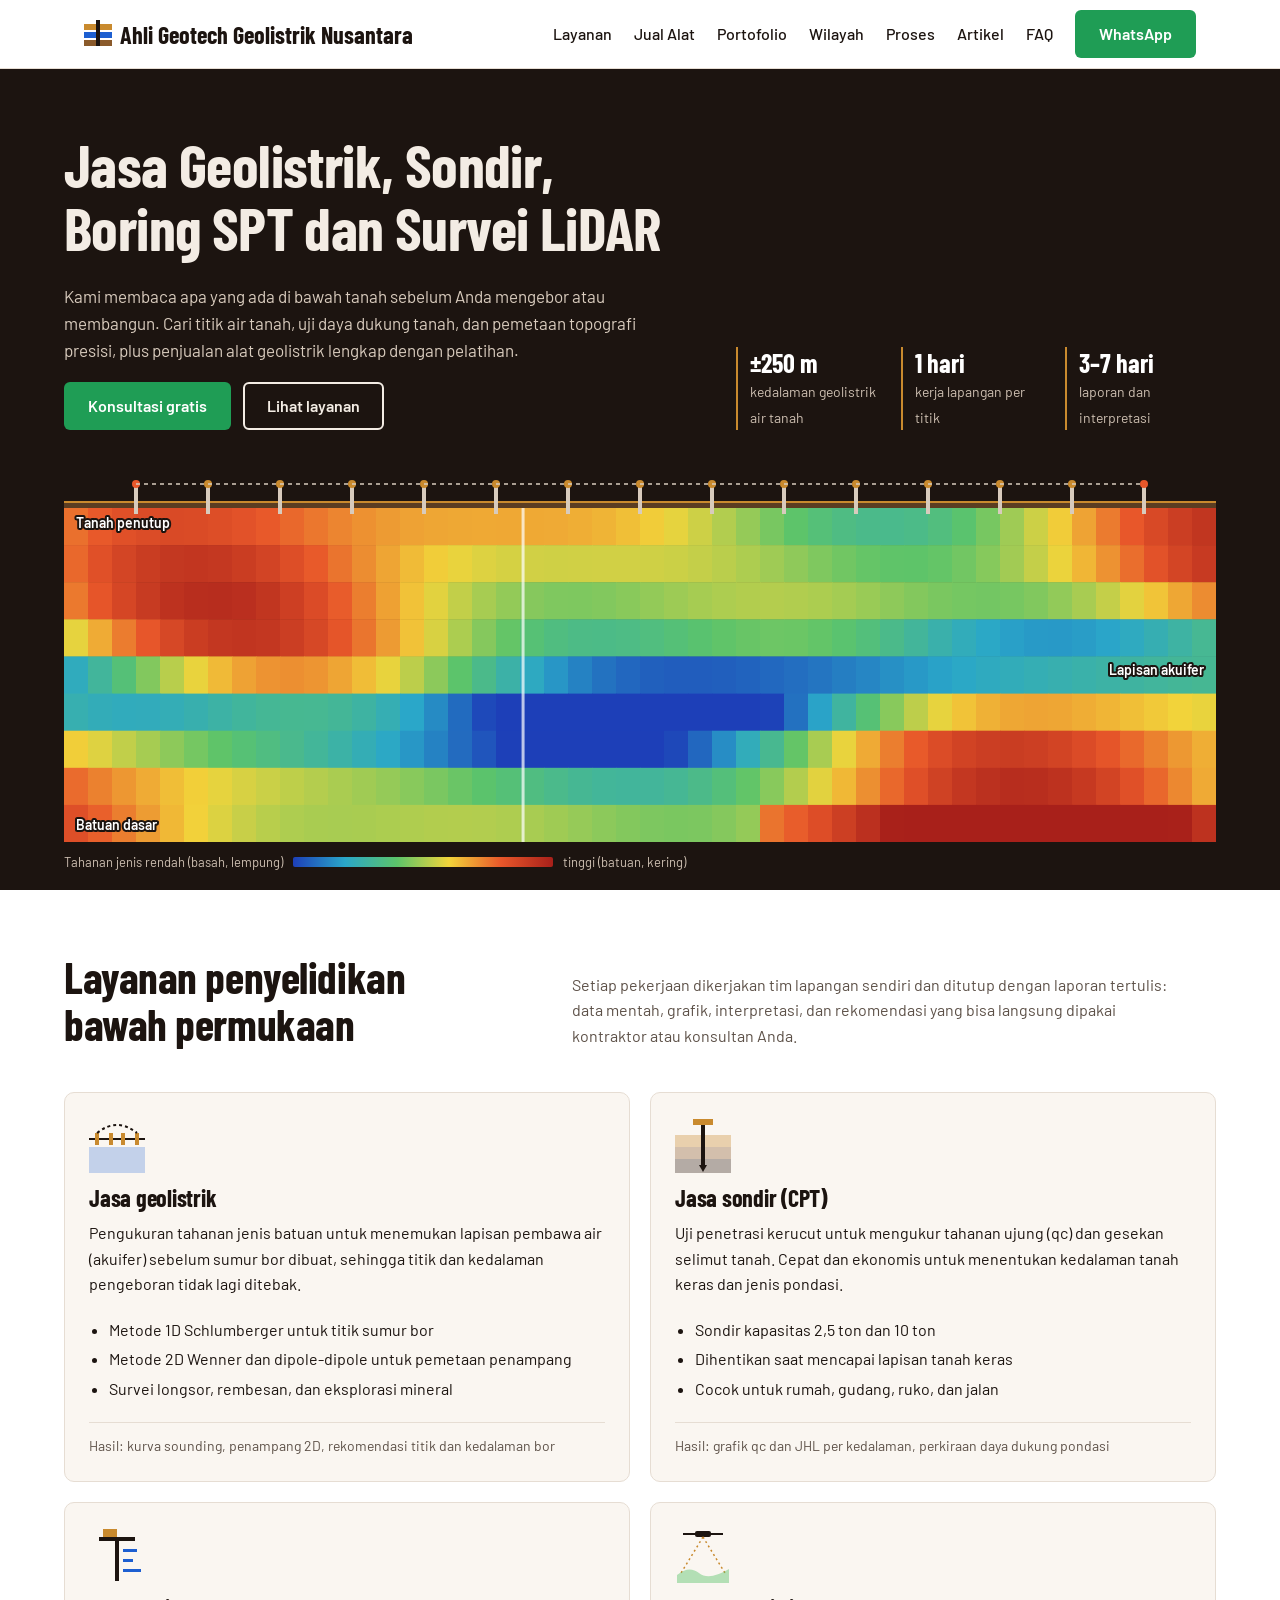
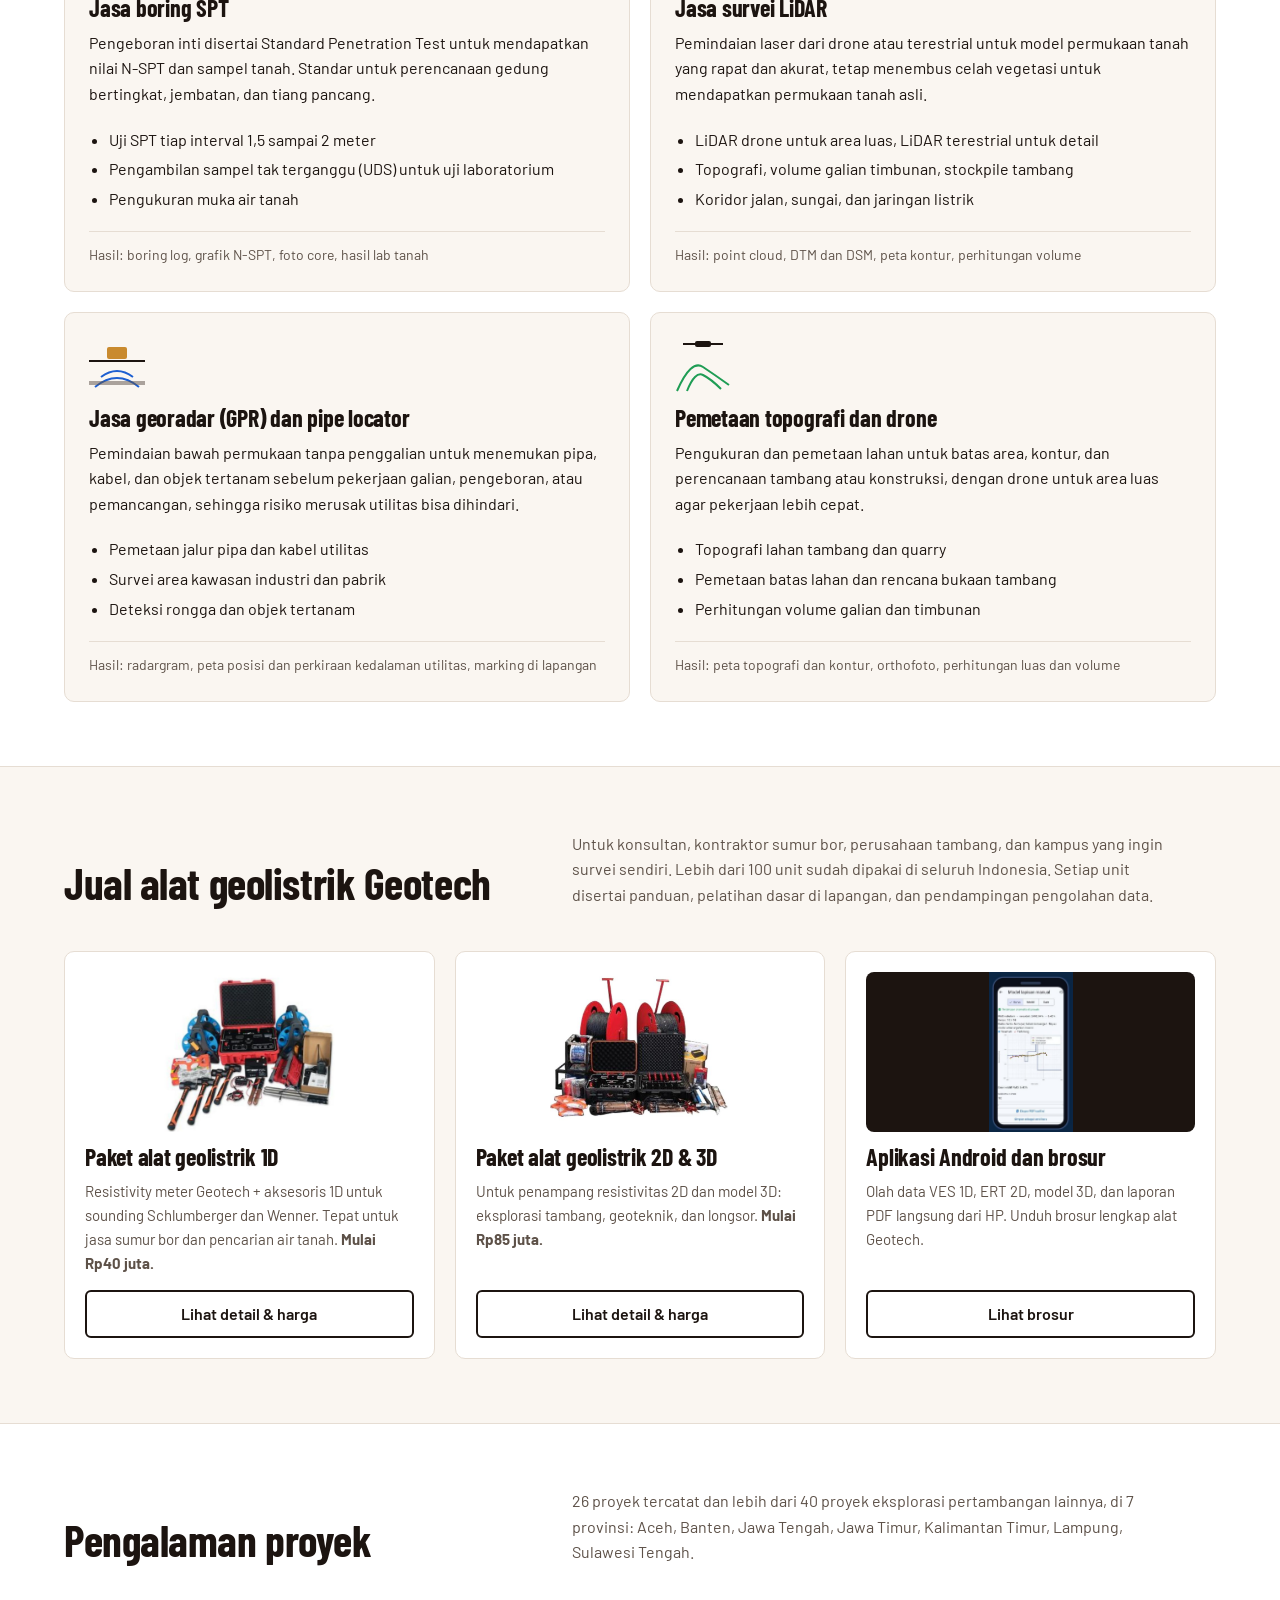
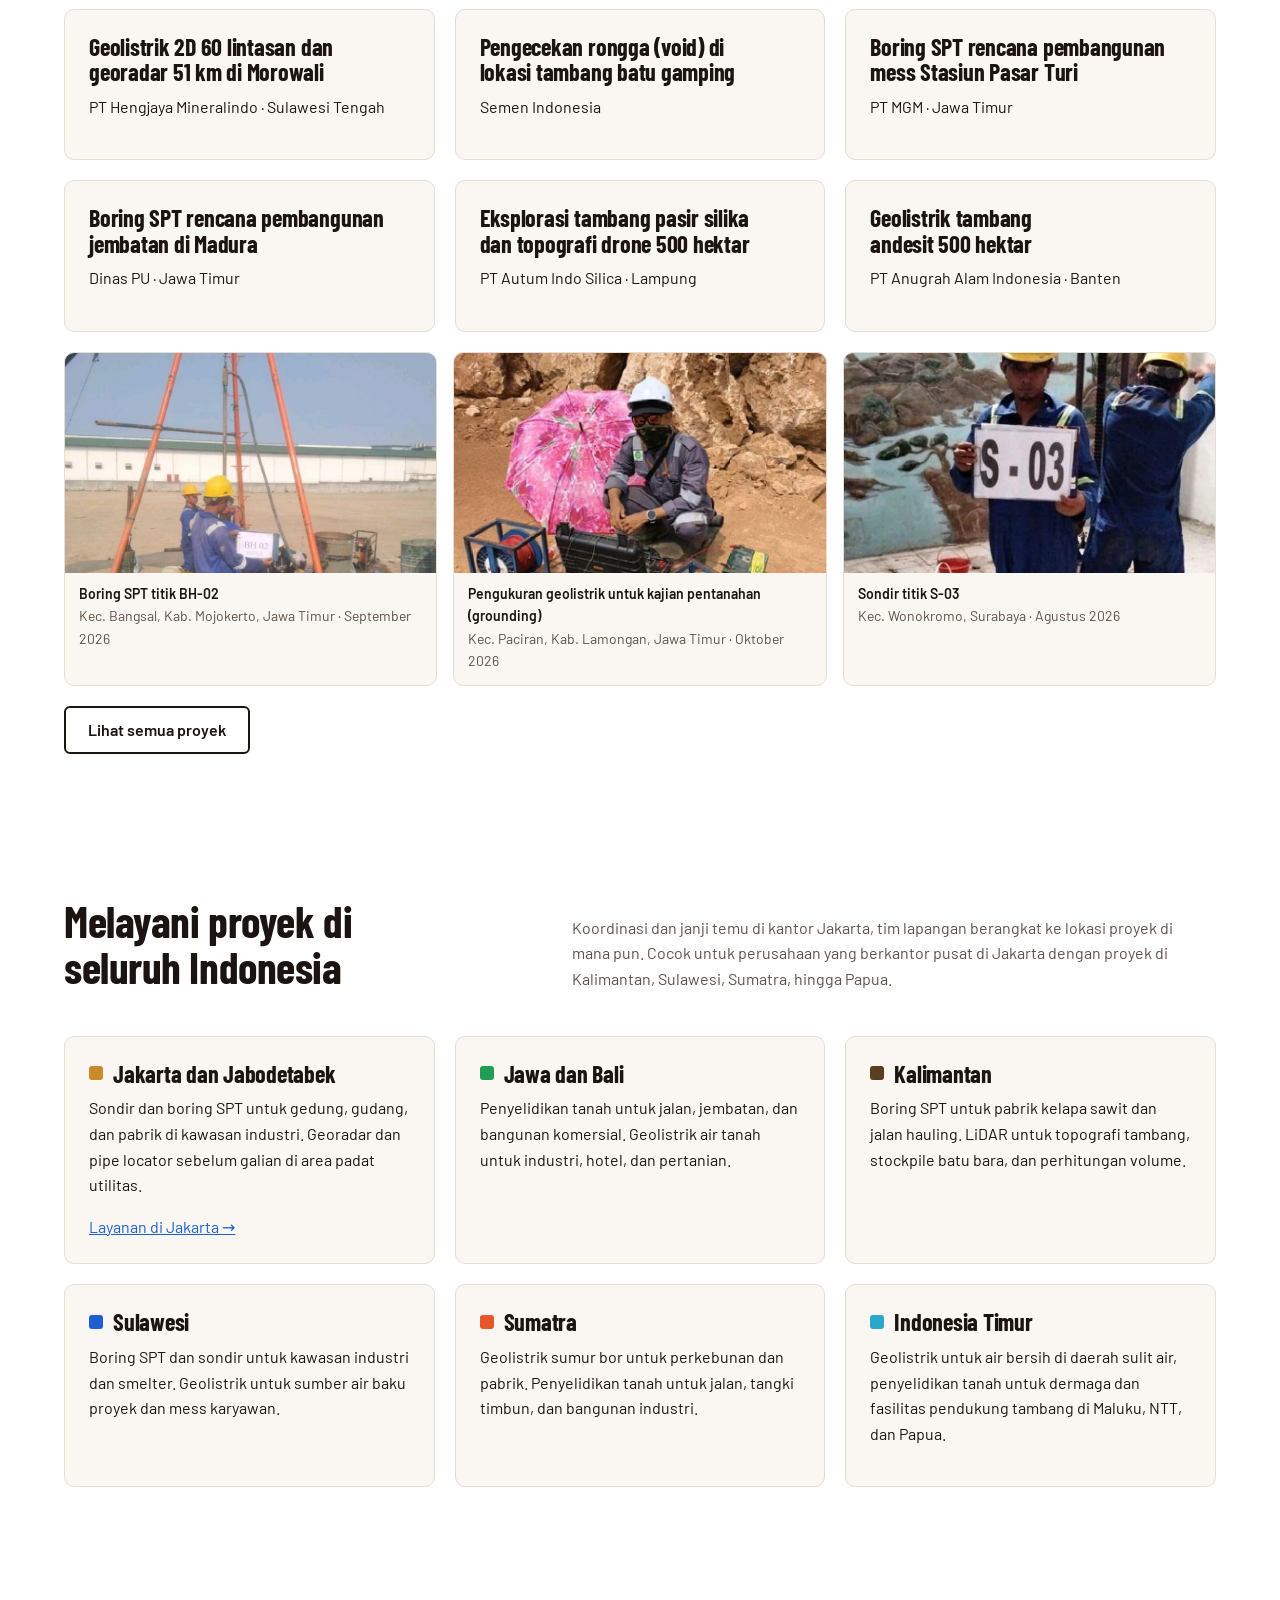
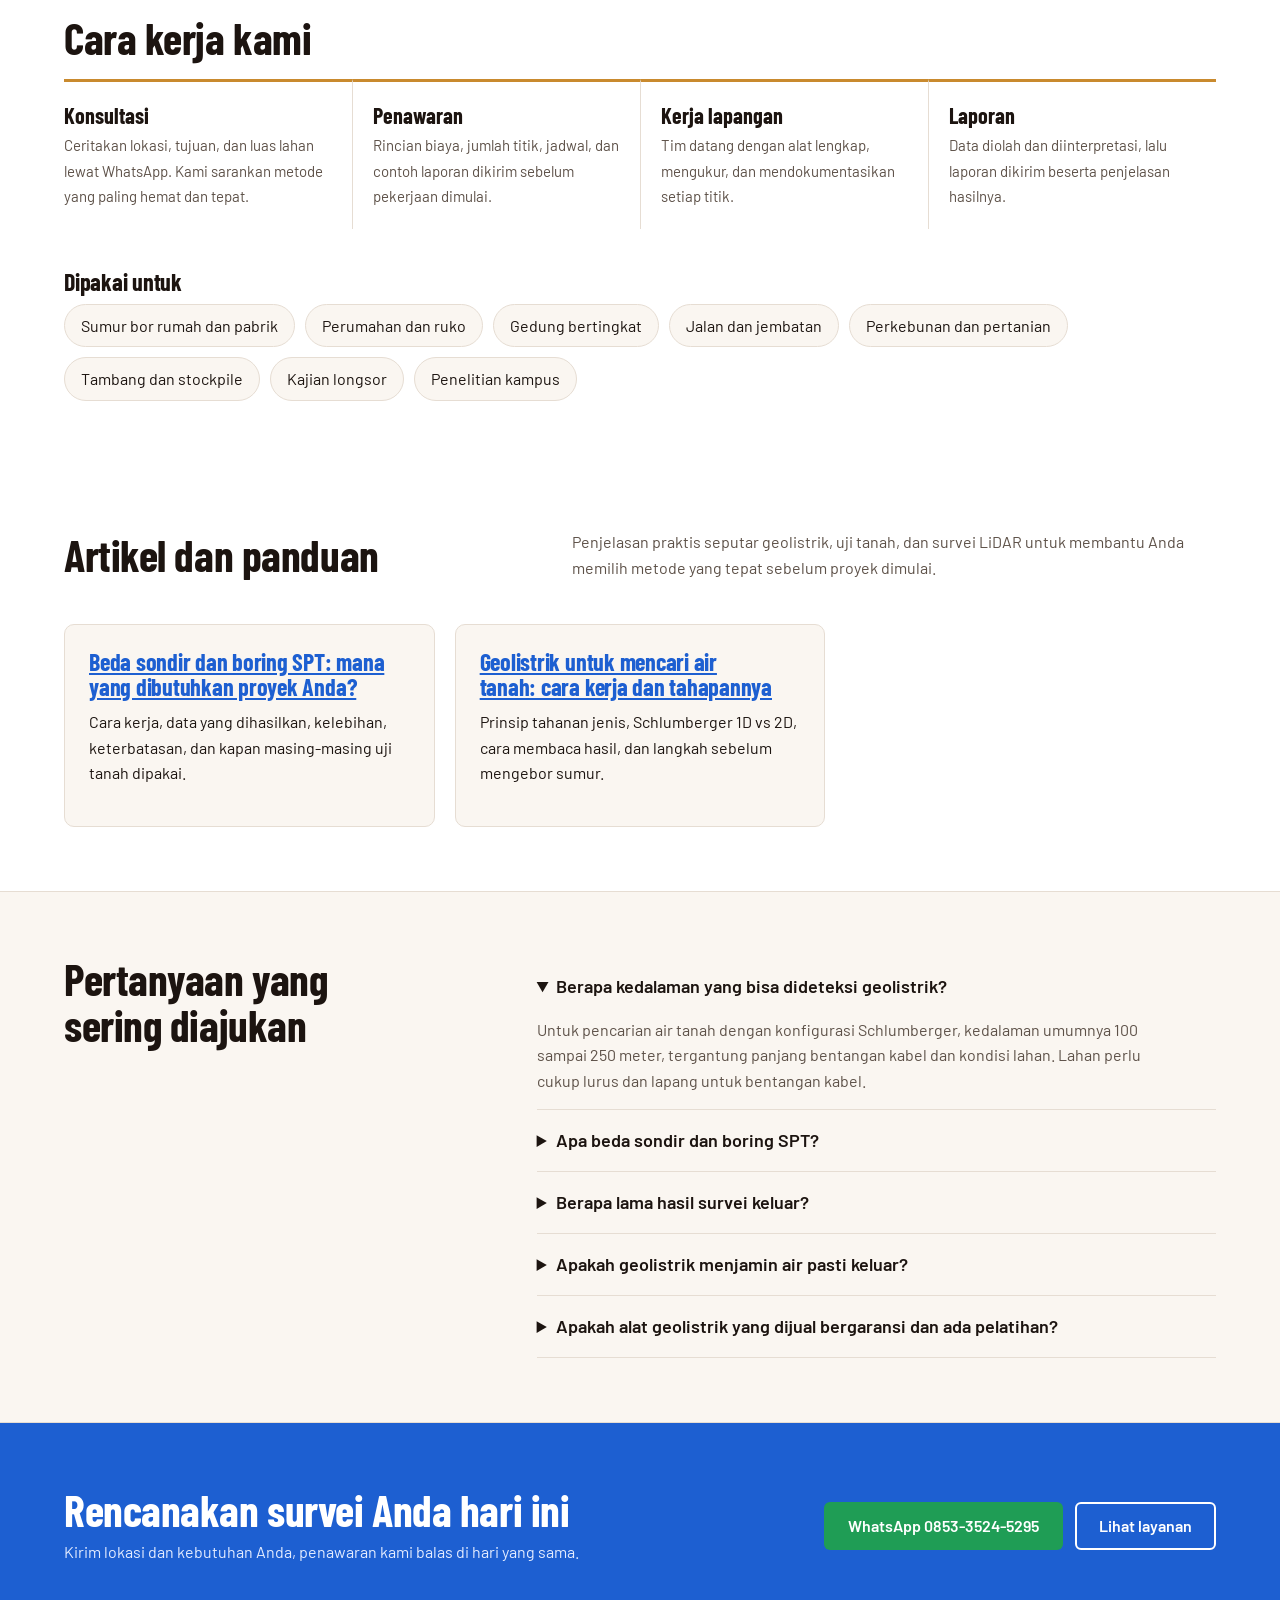
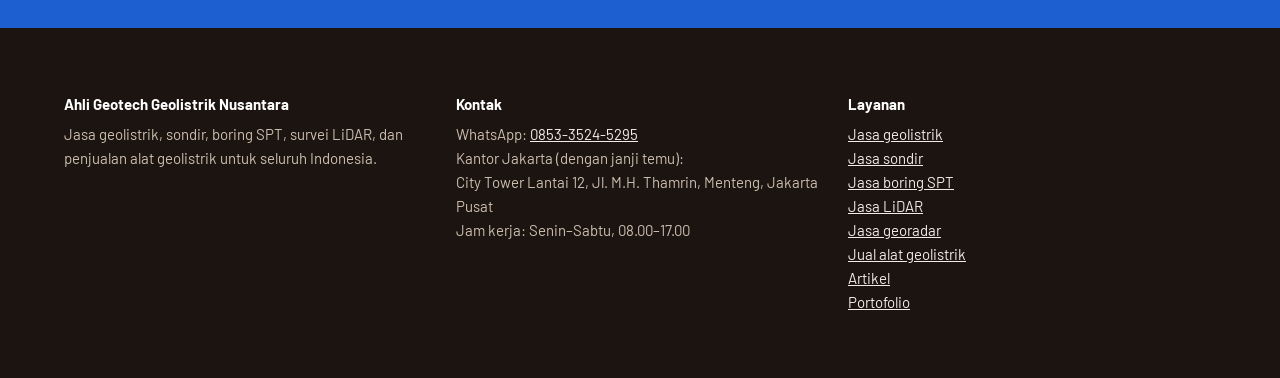
<file: index.html>
<!DOCTYPE html>
<html lang="id">
<head>
<meta charset="utf-8">
<meta name="viewport" content="width=device-width, initial-scale=1">
<title>Jasa Geolistrik, Sondir & Boring SPT | Ahli Geotech Geolistrik Nusantara</title>
<link rel="canonical" href="https://ahligeotechgeolistrik.co.id/">
<meta property="og:url" content="https://ahligeotechgeolistrik.co.id/">
<meta property="og:image" content="https://ahligeotechgeolistrik.co.id/assets/foto/geolistrik-bekasi.jpg">
<meta name="description" content="Jasa geolistrik, sondir, boring SPT, georadar (GPR), pipe locator, LiDAR, dan topografi drone, plus jual alat geolistrik. Seluruh Indonesia, konsultasi via WhatsApp.">
<meta name="keywords" content="jasa geolistrik, jasa sondir, jasa boring SPT, jasa LiDAR, jasa georadar, jasa GPR, pipe locator, pemetaan topografi drone, jual alat geolistrik, survei air tanah, penyelidikan tanah, uji tanah">
<meta property="og:title" content="Jasa Geolistrik, Sondir, Boring SPT, LiDAR & Jual Alat Geolistrik">
<meta property="og:description" content="Survei bawah permukaan dan penyelidikan tanah untuk sumur bor, bangunan, jalan dan tambang.">
<meta property="og:type" content="website">
<meta property="og:locale" content="id_ID">
<link rel="preconnect" href="https://fonts.googleapis.com">
<link rel="preconnect" href="https://fonts.gstatic.com" crossorigin>
<link rel="icon" href="/favicon.svg" type="image/svg+xml">
<link rel="icon" href="/favicon-48.png" sizes="48x48" type="image/png">
<link rel="apple-touch-icon" href="/apple-touch-icon.png">
<link href="https://fonts.googleapis.com/css2?family=Barlow+Condensed:wght@600;700&family=Barlow:wght@400;500;600&display=swap" rel="stylesheet">
<script type="application/ld+json">
{"@context":"https://schema.org","@type":"ProfessionalService","name":"Ahli Geotech Geolistrik Nusantara","description":"Jasa geolistrik, jasa sondir, boring SPT, survei LiDAR dan penjualan alat geolistrik.","telephone":"+62-853-3524-5295","url":"https://ahligeotechgeolistrik.co.id/","areaServed":["Jakarta","Jawa","Kalimantan","Sulawesi","Sumatra","Indonesia"],"address":{"@type":"PostalAddress","streetAddress":"City Tower Lantai 12, Jl. M.H. Thamrin","addressLocality":"Menteng, Jakarta Pusat","addressRegion":"DKI Jakarta","addressCountry":"ID"},"makesOffer":[{"@type":"Offer","itemOffered":{"@type":"Service","name":"Jasa Geolistrik"}},{"@type":"Offer","itemOffered":{"@type":"Service","name":"Jasa Sondir (CPT)"}},{"@type":"Offer","itemOffered":{"@type":"Service","name":"Jasa Boring SPT"}},{"@type":"Offer","itemOffered":{"@type":"Service","name":"Jasa Survei LiDAR"}},{"@type":"Offer","itemOffered":{"@type":"Service","name":"Jasa Georadar (GPR) dan Pipe Locator"}},{"@type":"Offer","itemOffered":{"@type":"Service","name":"Pemetaan Topografi dan Drone"}},{"@type":"Offer","itemOffered":{"@type":"Product","name":"Alat Geolistrik (Resistivity Meter)"}}]}
</script>
<script type="application/ld+json">
{"@context":"https://schema.org","@type":"FAQPage","mainEntity":[
{"@type":"Question","name":"Berapa kedalaman yang bisa dideteksi geolistrik?","acceptedAnswer":{"@type":"Answer","text":"Untuk pencarian air tanah dengan konfigurasi Schlumberger, kedalaman umumnya 100 sampai 250 meter, tergantung panjang bentangan kabel dan kondisi lahan."}},
{"@type":"Question","name":"Apa beda sondir dan boring SPT?","acceptedAnswer":{"@type":"Answer","text":"Sondir mengukur tahanan ujung dan gesekan tanah secara cepat sampai lapisan keras. Boring SPT mengebor tanah, mengambil sampel, dan mencatat nilai N-SPT tiap interval kedalaman, sehingga cocok untuk bangunan bertingkat."}},
{"@type":"Question","name":"Berapa lama hasil survei keluar?","acceptedAnswer":{"@type":"Answer","text":"Pekerjaan lapangan satu titik geolistrik atau sondir biasanya selesai dalam satu hari. Laporan dan interpretasi umumnya 3 sampai 7 hari kerja, tergantung jumlah titik."}},
{"@type":"Question","name":"Apakah alat geolistrik yang dijual bergaransi dan ada pelatihan?","acceptedAnswer":{"@type":"Answer","text":"Setiap pembelian alat disertai panduan pemakaian dan pelatihan dasar. Ketentuan garansi dijelaskan per unit saat penawaran."}}]}
</script>
<style>
/* VOICE  occasion: a working company site, confident and technical, not salesy
   IDEA   a geophysics field report: the resistivity pseudosection and borehole log
   PICTURE a live-drawn resistivity cross-section under a ground line with electrodes
   COLOUR white / deep soil #1c1410 ground for bands, strata ochre #c98a2e, groundwater blue #1d5fd1, resistivity scale as accent
   TYPE   Barlow Condensed 700 for titles, Barlow for text
   LAYOUT title across the top, section full width under it; phone stacks title, picture, buttons */
:root{color-scheme:light dark;--bg:light-dark(#ffffff,#14100d);--ink:light-dark(#1c1410,#f3ece4);--mute:light-dark(#5d5148,#b9ab9d);--soil:#1c1410;--ochre:#c98a2e;--blue:light-dark(#1d5fd1,#6c9cff);--line:light-dark(#e6ddd3,#3a3029);--card:light-dark(#faf6f1,#1d1712)}
:root[data-theme=light]{color-scheme:light}:root[data-theme=dark]{color-scheme:dark}
*{box-sizing:border-box;min-width:0}
html{scroll-padding-top:72px;scroll-behavior:smooth}
body{margin:0;background:var(--bg);color:var(--ink);font:16px/1.6 Barlow,system-ui,sans-serif;overflow-x:clip}
img{max-width:100%}
a{color:var(--blue)}
h1,h2,h3{font-family:"Barlow Condensed",Barlow,sans-serif;line-height:1.05;letter-spacing:-.01em;text-wrap:balance;margin:0 0 .4em}
h1{font-size:clamp(36px,5.4vw,60px)}
h2{font-size:clamp(30px,3.6vw,44px)}
h3{font-size:24px}
p{margin:0 0 1em;max-width:68ch}
.band{padding-block:clamp(36px,5vw,72px);padding-inline:max(5vw,16px)}
.wrap{max-width:1240px;margin:0 auto}
nav{position:sticky;top:0;z-index:5;background:color-mix(in srgb,var(--bg) 92%,transparent);backdrop-filter:blur(8px);border-bottom:1px solid var(--line)}
nav .wrap{display:flex;flex-wrap:wrap;align-items:center;gap:6px 22px;padding:10px max(5vw,16px)}
.logo{font:700 24px "Barlow Condensed",sans-serif;color:var(--ink);text-decoration:none;margin-right:auto;display:flex;align-items:center;gap:8px}
.logo svg{width:28px;height:28px}
nav .links{display:contents}
nav a.l{color:var(--ink);text-decoration:none;font-weight:500;padding:10px 0}
nav a.l:hover{color:var(--blue)}
.btn{display:inline-flex;align-items:center;justify-content:center;min-height:48px;padding:0 22px;border-radius:6px;font-weight:600;text-decoration:none;border:2px solid transparent}
.btn.wa{background:#1f9d55;color:#fff}
.btn.wa:hover{background:#18834a}
.btn.ghost{border-color:currentColor;color:var(--ink)}
.btn:focus-visible,a:focus-visible,summary:focus-visible{outline:3px solid var(--blue);outline-offset:2px}
.hero{background:var(--soil);color:#f3ece4;padding-bottom:0}
.hero .top{display:grid;grid-template-columns:minmax(0,1.3fr) minmax(0,1fr);gap:24px 48px;align-items:end}
.hero p{color:#d8cbbd;font-size:17px}
.hero .ctas{display:flex;flex-wrap:wrap;gap:12px}
.hero .ghost{color:#f3ece4}
.facts{display:grid;grid-template-columns:repeat(auto-fit,minmax(9em,1fr));gap:14px;margin:0}
.facts div{border-left:2px solid var(--ochre);padding-left:12px}
.facts b{display:block;font:700 26px "Barlow Condensed",sans-serif;color:#fff;white-space:nowrap}
.facts span{font-size:14px;color:#cdbfb1}
.fig{position:relative;height:clamp(240px,32vw,380px);margin-top:32px}
.fig>svg{position:absolute;inset:0;width:100%;height:100%}
.scale{display:flex;align-items:center;gap:10px;font-size:13px;color:#cdbfb1;padding:10px 0 18px;flex-wrap:wrap}
.scale i{display:block;width:min(260px,50vw);height:10px;border-radius:2px;background:linear-gradient(90deg,#1d3fb8,#2aa7c9,#5cc46a,#f2d43a,#e8572a,#a8201a)}
.svc{display:grid;grid-template-columns:repeat(2,minmax(0,1fr));gap:20px}
.card{background:var(--card);border:1px solid var(--line);border-radius:10px;padding:24px;display:flex;flex-direction:column}
.card .ic{width:56px;height:56px;margin-bottom:12px}
.card ul{margin:0 0 16px;padding-left:20px}
.card li{margin:4px 0}
.card .out{margin-top:auto;font-size:14px;color:var(--mute);border-top:1px solid var(--line);padding-top:12px}
.lead{display:grid;grid-template-columns:minmax(0,1fr) minmax(0,1.4fr);gap:24px 48px;margin-bottom:28px;align-items:end}
.lead p{color:var(--mute)}
.shop{background:var(--card);border-block:1px solid var(--line)}
.tools{display:grid;grid-template-columns:repeat(3,minmax(0,1fr));gap:20px}
.tool{background:var(--bg);border:1px solid var(--line);border-radius:10px;padding:20px;display:flex;flex-direction:column}
.tool svg{width:100%;height:120px;margin-bottom:12px}
.tool p{color:var(--mute);font-size:15px}
.tool a{margin-top:auto}
.steps{list-style:none;margin:0;padding:0;display:grid;grid-template-columns:repeat(4,minmax(0,1fr));gap:0}
.steps li{padding:20px 20px 20px 0;border-top:3px solid var(--ochre)}
.steps li+li{padding-left:20px;border-left:1px solid var(--line)}
.steps b{display:block;font:700 22px "Barlow Condensed",sans-serif;margin-bottom:4px}
.steps span{color:var(--mute);font-size:15px}
.uses{display:flex;flex-wrap:wrap;gap:10px;margin:0;padding:0;list-style:none}
.uses li{border:1px solid var(--line);border-radius:999px;padding:8px 16px;background:var(--card)}
.reg{display:grid;grid-template-columns:repeat(3,minmax(0,1fr));gap:20px}
.reg .card h3{display:flex;align-items:center;gap:10px}
.reg .card h3 i{width:14px;height:14px;border-radius:3px;flex:none}
@media(max-width:900px){.reg{grid-template-columns:repeat(2,minmax(0,1fr))}}
@media(max-width:560px){.reg{grid-template-columns:minmax(0,1fr)}}
.gal3{display:grid;grid-template-columns:repeat(3,minmax(0,1fr));gap:16px;margin-top:20px}
.gal3 figure{margin:0;border:1px solid var(--line);border-radius:10px;overflow:hidden;background:var(--card)}
.gal3 img{display:block;width:100%;height:220px;object-fit:cover}
.gal3 figcaption{padding:10px 14px 12px;font-size:14px}
.gal3 figcaption b{display:block;font-weight:600}
.gal3 figcaption span{color:var(--mute)}
@media(max-width:720px){.gal3{grid-template-columns:minmax(0,1fr)}}
.faq{display:grid;grid-template-columns:minmax(0,1fr) minmax(0,1.6fr);gap:24px 48px}
details{border-bottom:1px solid var(--line)}
summary{cursor:pointer;font-weight:600;font-size:18px;padding:16px 0;min-height:44px}
details p{color:var(--mute)}
.cta{background:var(--blue);color:#fff}
.cta .wrap{display:flex;flex-wrap:wrap;gap:20px 40px;align-items:center;justify-content:space-between}
.cta h2{margin:0}
.cta p{margin:6px 0 0;color:#e4ecff}
.cta .btn.ghost{color:#fff}
footer{background:var(--soil);color:#cdbfb1;font-size:15px}
footer .wrap{display:grid;grid-template-columns:repeat(3,minmax(0,1fr));gap:24px}
footer b{color:#fff;display:block;margin-bottom:6px}
footer a{color:#f3ece4}
.note{font-size:13px;color:#9c8e80;margin-top:24px}
@media(max-width:900px){.tools{grid-template-columns:repeat(2,minmax(0,1fr))}.steps{grid-template-columns:repeat(2,minmax(0,1fr))}.steps li:nth-child(3){padding-left:0;border-left:0}}
@media(max-width:720px){nav .links{display:none}.hero .top,.lead,.faq,.svc{grid-template-columns:minmax(0,1fr)}footer .wrap{grid-template-columns:minmax(0,1fr)}}
@media(max-width:560px){.tools,.steps{grid-template-columns:minmax(0,1fr)}.steps li,.steps li+li{padding-left:0;border-left:0}}
@media(max-width:480px){.logo{font-size:19px}}
@media(prefers-reduced-motion:reduce){html{scroll-behavior:auto}#scan{display:none}}
</style>
</head>
<body>
<nav aria-label="Menu utama"><div class="wrap">
  <a class="logo" href="#top"><svg viewBox="0 0 28 28" aria-hidden="true"><rect y="4" width="28" height="6" fill="#c98a2e"/><rect y="12" width="28" height="6" fill="#1d5fd1"/><rect y="20" width="28" height="6" fill="#8a5a2b"/><rect x="12" y="0" width="4" height="26" fill="currentColor"/></svg>Ahli Geotech Geolistrik Nusantara</a>
  <span class="links">
    <a class="l" href="#layanan">Layanan</a>
    <a class="l" href="/jual-alat-geolistrik.html">Jual Alat</a>
    <a class="l" href="/portofolio.html">Portofolio</a>
    <a class="l" href="#wilayah">Wilayah</a>
    <a class="l" href="#proses">Proses</a>
    <a class="l" href="#artikel">Artikel</a>
    <a class="l" href="#faq">FAQ</a>
  </span>
  <a class="btn wa" href="https://wa.me/6285335245295">WhatsApp</a>
</div></nav>

<header class="band hero" id="top"><div class="wrap">
  <div class="top">
    <div>
      <h1>Jasa Geolistrik, Sondir, Boring SPT dan Survei LiDAR</h1>
      <p>Kami membaca apa yang ada di bawah tanah sebelum Anda mengebor atau membangun. Cari titik air tanah, uji daya dukung tanah, dan pemetaan topografi presisi, plus penjualan alat geolistrik lengkap dengan pelatihan.</p>
      <div class="ctas">
        <a class="btn wa" href="https://wa.me/6285335245295?text=Halo%2C%20saya%20ingin%20konsultasi%20survei">Konsultasi gratis</a>
        <a class="btn ghost" href="#layanan">Lihat layanan</a>
      </div>
    </div>
    <dl class="facts">
      <div><b>±250 m</b><span>kedalaman geolistrik air tanah</span></div>
      <div><b>1 hari</b><span>kerja lapangan per titik</span></div>
      <div><b>3–7 hari</b><span>laporan dan interpretasi</span></div>
    </dl>
  </div>
  <div class="fig" role="img" aria-label="Ilustrasi penampang resistivitas geolistrik dengan elektroda di permukaan dan lapisan akuifer bertahanan jenis rendah"><svg id="sec"></svg></div>
  <div class="scale"><span>Tahanan jenis rendah (basah, lempung)</span><i></i><span>tinggi (batuan, kering)</span></div>
</div></header>

<section class="band" id="layanan"><div class="wrap">
  <div class="lead">
    <h2>Layanan penyelidikan bawah permukaan</h2>
    <p>Setiap pekerjaan dikerjakan tim lapangan sendiri dan ditutup dengan laporan tertulis: data mentah, grafik, interpretasi, dan rekomendasi yang bisa langsung dipakai kontraktor atau konsultan Anda.</p>
  </div>
  <div class="svc">
    <article class="card">
      <svg class="ic" viewBox="0 0 56 56" aria-hidden="true"><rect y="30" width="56" height="26" fill="#1d5fd1" opacity=".25"/><path d="M0 22h56" stroke="currentColor" stroke-width="2"/><g fill="#c98a2e"><rect x="6" y="16" width="4" height="12"/><rect x="20" y="16" width="4" height="12"/><rect x="32" y="16" width="4" height="12"/><rect x="46" y="16" width="4" height="12"/></g><path d="M8 16 Q28 0 48 16" fill="none" stroke="currentColor" stroke-width="2" stroke-dasharray="3 3"/></svg>
      <h3>Jasa geolistrik</h3>
      <p>Pengukuran tahanan jenis batuan untuk menemukan lapisan pembawa air (akuifer) sebelum sumur bor dibuat, sehingga titik dan kedalaman pengeboran tidak lagi ditebak.</p>
      <ul><li>Metode 1D Schlumberger untuk titik sumur bor</li><li>Metode 2D Wenner dan dipole-dipole untuk pemetaan penampang</li><li>Survei longsor, rembesan, dan eksplorasi mineral</li></ul>
      <div class="out">Hasil: kurva sounding, penampang 2D, rekomendasi titik dan kedalaman bor</div>
    </article>
    <article class="card">
      <svg class="ic" viewBox="0 0 56 56" aria-hidden="true"><rect y="18" width="56" height="12" fill="#c98a2e" opacity=".35"/><rect y="30" width="56" height="12" fill="#8a5a2b" opacity=".35"/><rect y="42" width="56" height="14" fill="#5d5148" opacity=".45"/><rect x="26" y="2" width="4" height="46" fill="currentColor"/><path d="M24 48 L28 55 L32 48Z" fill="currentColor"/><rect x="18" y="2" width="20" height="6" fill="#c98a2e"/></svg>
      <h3>Jasa sondir (CPT)</h3>
      <p>Uji penetrasi kerucut untuk mengukur tahanan ujung (qc) dan gesekan selimut tanah. Cepat dan ekonomis untuk menentukan kedalaman tanah keras dan jenis pondasi.</p>
      <ul><li>Sondir kapasitas 2,5 ton dan 10 ton</li><li>Dihentikan saat mencapai lapisan tanah keras</li><li>Cocok untuk rumah, gudang, ruko, dan jalan</li></ul>
      <div class="out">Hasil: grafik qc dan JHL per kedalaman, perkiraan daya dukung pondasi</div>
    </article>
    <article class="card">
      <svg class="ic" viewBox="0 0 56 56" aria-hidden="true"><path d="M14 2 L28 2 L28 10 L14 10Z" fill="#c98a2e"/><path d="M10 10h36v4H10z" fill="currentColor"/><rect x="26" y="14" width="4" height="40" fill="currentColor"/><g fill="#1d5fd1"><rect x="34" y="22" width="14" height="3"/><rect x="34" y="32" width="10" height="3"/><rect x="34" y="42" width="18" height="3"/></g></svg>
      <h3>Jasa boring SPT</h3>
      <p>Pengeboran inti disertai Standard Penetration Test untuk mendapatkan nilai N-SPT dan sampel tanah. Standar untuk perencanaan gedung bertingkat, jembatan, dan tiang pancang.</p>
      <ul><li>Uji SPT tiap interval 1,5 sampai 2 meter</li><li>Pengambilan sampel tak terganggu (UDS) untuk uji laboratorium</li><li>Pengukuran muka air tanah</li></ul>
      <div class="out">Hasil: boring log, grafik N-SPT, foto core, hasil lab tanah</div>
    </article>
    <article class="card">
      <svg class="ic" viewBox="0 0 56 56" aria-hidden="true"><rect x="20" y="4" width="16" height="6" rx="2" fill="currentColor"/><path d="M8 7h12M36 7h12" stroke="currentColor" stroke-width="2"/><path d="M28 10 L6 46 M28 10 L50 46" stroke="#c98a2e" stroke-width="1.5" stroke-dasharray="2 3"/><path d="M2 48 Q14 38 24 46 T54 42 V56 H2Z" fill="#5cc46a" opacity=".45"/></svg>
      <h3>Jasa survei LiDAR</h3>
      <p>Pemindaian laser dari drone atau terestrial untuk model permukaan tanah yang rapat dan akurat, tetap menembus celah vegetasi untuk mendapatkan permukaan tanah asli.</p>
      <ul><li>LiDAR drone untuk area luas, LiDAR terestrial untuk detail</li><li>Topografi, volume galian timbunan, stockpile tambang</li><li>Koridor jalan, sungai, dan jaringan listrik</li></ul>
      <div class="out">Hasil: point cloud, DTM dan DSM, peta kontur, perhitungan volume</div>
    </article>
    <article class="card">
      <svg class="ic" viewBox="0 0 56 56" aria-hidden="true"><path d="M0 24h56" stroke="currentColor" stroke-width="2"/><rect x="18" y="10" width="20" height="12" rx="2" fill="#c98a2e"/><g fill="none" stroke="#1d5fd1" stroke-width="2"><path d="M12 40q16-12 32 0"/><path d="M6 50q22-18 44 0"/></g><rect x="0" y="44" width="56" height="4" fill="#5d5148" opacity=".5"/></svg>
      <h3>Jasa georadar (GPR) dan pipe locator</h3>
      <p>Pemindaian bawah permukaan tanpa penggalian untuk menemukan pipa, kabel, dan objek tertanam sebelum pekerjaan galian, pengeboran, atau pemancangan, sehingga risiko merusak utilitas bisa dihindari.</p>
      <ul><li>Pemetaan jalur pipa dan kabel utilitas</li><li>Survei area kawasan industri dan pabrik</li><li>Deteksi rongga dan objek tertanam</li></ul>
      <div class="out">Hasil: radargram, peta posisi dan perkiraan kedalaman utilitas, marking di lapangan</div>
    </article>
    <article class="card">
      <svg class="ic" viewBox="0 0 56 56" aria-hidden="true"><rect x="20" y="4" width="16" height="6" rx="2" fill="currentColor"/><path d="M8 7h12M36 7h12" stroke="currentColor" stroke-width="2"/><g fill="none" stroke="#1f9d55" stroke-width="2"><path d="M2 54Q16 22 28 30T54 48"/><path d="M12 54Q20 34 28 38T46 52"/></g></svg>
      <h3>Pemetaan topografi dan drone</h3>
      <p>Pengukuran dan pemetaan lahan untuk batas area, kontur, dan perencanaan tambang atau konstruksi, dengan drone untuk area luas agar pekerjaan lebih cepat.</p>
      <ul><li>Topografi lahan tambang dan quarry</li><li>Pemetaan batas lahan dan rencana bukaan tambang</li><li>Perhitungan volume galian dan timbunan</li></ul>
      <div class="out">Hasil: peta topografi dan kontur, orthofoto, perhitungan luas dan volume</div>
    </article>
  </div>
</div></section>

<section class="band shop" id="alat"><div class="wrap">
  <div class="lead">
    <h2>Jual alat geolistrik Geotech</h2>
    <p>Untuk konsultan, kontraktor sumur bor, perusahaan tambang, dan kampus yang ingin survei sendiri. Lebih dari 100 unit sudah dipakai di seluruh Indonesia. Setiap unit disertai panduan, pelatihan dasar di lapangan, dan pendampingan pengolahan data.</p>
  </div>
  <div class="tools">
    <div class="tool">
      <img src="/assets/alat/geotech-paket-1d.jpg" width="809" height="754" loading="lazy" alt="Paket alat geolistrik 1D Geotech" style="width:100%;height:160px;object-fit:contain;background:#fff;border-radius:8px;margin-bottom:12px">
      <h3>Paket alat geolistrik 1D</h3>
      <p>Resistivity meter Geotech + aksesoris 1D untuk sounding Schlumberger dan Wenner. Tepat untuk jasa sumur bor dan pencarian air tanah. <b>Mulai Rp40 juta.</b></p>
      <a class="btn ghost" href="/jual-alat-geolistrik.html">Lihat detail &amp; harga</a>
    </div>
    <div class="tool">
      <img src="/assets/alat/geotech-paket-2d.jpg" width="640" height="569" loading="lazy" alt="Paket alat geolistrik 2D dan 3D Geotech" style="width:100%;height:160px;object-fit:contain;background:#fff;border-radius:8px;margin-bottom:12px">
      <h3>Paket alat geolistrik 2D &amp; 3D</h3>
      <p>Untuk penampang resistivitas 2D dan model 3D: eksplorasi tambang, geoteknik, dan longsor. <b>Mulai Rp85 juta.</b></p>
      <a class="btn ghost" href="/jual-alat-geolistrik.html">Lihat detail &amp; harga</a>
    </div>
    <div class="tool">
      <img src="/assets/alat/geotech-aplikasi.jpg" width="345" height="655" loading="lazy" alt="Aplikasi Android Geotech Resistivity" style="width:100%;height:160px;object-fit:contain;background:#1c1410;border-radius:8px;margin-bottom:12px">
      <h3>Aplikasi Android dan brosur</h3>
      <p>Olah data VES 1D, ERT 2D, model 3D, dan laporan PDF langsung dari HP. Unduh brosur lengkap alat Geotech.</p>
      <a class="btn ghost" href="/jual-alat-geolistrik.html#brosur">Lihat brosur</a>
    </div>
  </div>
</div></section>

<section class="band" id="portofolio"><div class="wrap">
  <div class="lead">
    <h2>Pengalaman proyek</h2>
    <p>26 proyek tercatat dan lebih dari 40 proyek eksplorasi pertambangan lainnya, di 7 provinsi: Aceh, Banten, Jawa Tengah, Jawa Timur, Kalimantan Timur, Lampung, Sulawesi Tengah.</p>
  </div>
  <div class="reg"><article class="card"><h3>Geolistrik 2D 60 lintasan dan georadar 51 km di Morowali</h3><p>PT Hengjaya Mineralindo · Sulawesi Tengah</p></article><article class="card"><h3>Pengecekan rongga (void) di lokasi tambang batu gamping</h3><p>Semen Indonesia</p></article><article class="card"><h3>Boring SPT rencana pembangunan mess Stasiun Pasar Turi</h3><p>PT MGM · Jawa Timur</p></article><article class="card"><h3>Boring SPT rencana pembangunan jembatan di Madura</h3><p>Dinas PU · Jawa Timur</p></article><article class="card"><h3>Eksplorasi tambang pasir silika dan topografi drone 500 hektar</h3><p>PT Autum Indo Silica · Lampung</p></article><article class="card"><h3>Geolistrik tambang andesit 500 hektar</h3><p>PT Anugrah Alam Indonesia · Banten</p></article></div>
  <div class="gal3"><figure><img src="/assets/foto/boring-spt-mojokerto.jpg" width="960" height="970" loading="lazy" alt="Boring SPT titik BH-02 di Kec. Bangsal, Kab. Mojokerto, Jawa Timur"><figcaption><b>Boring SPT titik BH-02</b><span>Kec. Bangsal, Kab. Mojokerto, Jawa Timur · September 2026</span></figcaption></figure><figure><img src="/assets/foto/geolistrik-lamongan.jpg" width="840" height="463" loading="lazy" alt="Pengukuran geolistrik untuk kajian pentanahan (grounding) di Kec. Paciran, Kab. Lamongan, Jawa Timur"><figcaption><b>Pengukuran geolistrik untuk kajian pentanahan (grounding)</b><span>Kec. Paciran, Kab. Lamongan, Jawa Timur · Oktober 2026</span></figcaption></figure><figure><img src="/assets/foto/sondir-surabaya-s03.jpg" width="524" height="532" loading="lazy" alt="Sondir titik S-03 di Kec. Wonokromo, Surabaya"><figcaption><b>Sondir titik S-03</b><span>Kec. Wonokromo, Surabaya · Agustus 2026</span></figcaption></figure></div>
  <p style="margin-top:20px"><a class="btn ghost" href="/portofolio.html">Lihat semua proyek</a></p>
</div></section>

<section class="band" id="wilayah"><div class="wrap">
  <div class="lead">
    <h2>Melayani proyek di seluruh Indonesia</h2>
    <p>Koordinasi dan janji temu di kantor Jakarta, tim lapangan berangkat ke lokasi proyek di mana pun. Cocok untuk perusahaan yang berkantor pusat di Jakarta dengan proyek di Kalimantan, Sulawesi, Sumatra, hingga Papua.</p>
  </div>
  <div class="reg">
    <article class="card"><h3><i style="background:#c98a2e"></i>Jakarta dan Jabodetabek</h3><p>Sondir dan boring SPT untuk gedung, gudang, dan pabrik di kawasan industri. Georadar dan pipe locator sebelum galian di area padat utilitas.</p><p style="margin:auto 0 0"><a href="/wilayah/jakarta.html">Layanan di Jakarta →</a></p></article>
    <article class="card"><h3><i style="background:#1f9d55"></i>Jawa dan Bali</h3><p>Penyelidikan tanah untuk jalan, jembatan, dan bangunan komersial. Geolistrik air tanah untuk industri, hotel, dan pertanian.</p></article>
    <article class="card"><h3><i style="background:#5b3d22"></i>Kalimantan</h3><p>Boring SPT untuk pabrik kelapa sawit dan jalan hauling. LiDAR untuk topografi tambang, stockpile batu bara, dan perhitungan volume.</p></article>
    <article class="card"><h3><i style="background:#1d5fd1"></i>Sulawesi</h3><p>Boring SPT dan sondir untuk kawasan industri dan smelter. Geolistrik untuk sumber air baku proyek dan mess karyawan.</p></article>
    <article class="card"><h3><i style="background:#e8572a"></i>Sumatra</h3><p>Geolistrik sumur bor untuk perkebunan dan pabrik. Penyelidikan tanah untuk jalan, tangki timbun, dan bangunan industri.</p></article>
    <article class="card"><h3><i style="background:#2aa7c9"></i>Indonesia Timur</h3><p>Geolistrik untuk air bersih di daerah sulit air, penyelidikan tanah untuk dermaga dan fasilitas pendukung tambang di Maluku, NTT, dan Papua.</p></article>
  </div>
</div></section>

<section class="band" id="proses"><div class="wrap">
  <h2>Cara kerja kami</h2>
  <ol class="steps">
    <li><b>Konsultasi</b><span>Ceritakan lokasi, tujuan, dan luas lahan lewat WhatsApp. Kami sarankan metode yang paling hemat dan tepat.</span></li>
    <li><b>Penawaran</b><span>Rincian biaya, jumlah titik, jadwal, dan contoh laporan dikirim sebelum pekerjaan dimulai.</span></li>
    <li><b>Kerja lapangan</b><span>Tim datang dengan alat lengkap, mengukur, dan mendokumentasikan setiap titik.</span></li>
    <li><b>Laporan</b><span>Data diolah dan diinterpretasi, lalu laporan dikirim beserta penjelasan hasilnya.</span></li>
  </ol>
  <h3 style="margin-top:40px">Dipakai untuk</h3>
  <ul class="uses">
    <li>Sumur bor rumah dan pabrik</li><li>Perumahan dan ruko</li><li>Gedung bertingkat</li><li>Jalan dan jembatan</li><li>Perkebunan dan pertanian</li><li>Tambang dan stockpile</li><li>Kajian longsor</li><li>Penelitian kampus</li>
  </ul>
</div></section>

<section class="band" id="artikel"><div class="wrap">
  <div class="lead">
    <h2>Artikel dan panduan</h2>
    <p>Penjelasan praktis seputar geolistrik, uji tanah, dan survei LiDAR untuk membantu Anda memilih metode yang tepat sebelum proyek dimulai.</p>
  </div>
  <div class="reg">
    <article class="card"><h3><a href="/artikel/beda-sondir-dan-boring-spt.html">Beda sondir dan boring SPT: mana yang dibutuhkan proyek Anda?</a></h3><p>Cara kerja, data yang dihasilkan, kelebihan, keterbatasan, dan kapan masing-masing uji tanah dipakai.</p></article>
    <article class="card"><h3><a href="/artikel/geolistrik-untuk-mencari-air-tanah.html">Geolistrik untuk mencari air tanah: cara kerja dan tahapannya</a></h3><p>Prinsip tahanan jenis, Schlumberger 1D vs 2D, cara membaca hasil, dan langkah sebelum mengebor sumur.</p></article>
  </div>
</div></section>

<section class="band shop" id="faq"><div class="wrap faq">
  <h2>Pertanyaan yang sering diajukan</h2>
  <div>
    <details open><summary>Berapa kedalaman yang bisa dideteksi geolistrik?</summary><p>Untuk pencarian air tanah dengan konfigurasi Schlumberger, kedalaman umumnya 100 sampai 250 meter, tergantung panjang bentangan kabel dan kondisi lahan. Lahan perlu cukup lurus dan lapang untuk bentangan kabel.</p></details>
    <details><summary>Apa beda sondir dan boring SPT?</summary><p>Sondir mengukur tahanan ujung dan gesekan tanah secara cepat sampai lapisan keras. Boring SPT mengebor tanah, mengambil sampel, dan mencatat nilai N-SPT tiap interval kedalaman, sehingga lebih lengkap untuk bangunan bertingkat dan pondasi tiang.</p></details>
    <details><summary>Berapa lama hasil survei keluar?</summary><p>Kerja lapangan satu titik geolistrik atau sondir biasanya selesai dalam satu hari. Laporan dan interpretasi umumnya 3 sampai 7 hari kerja, tergantung jumlah titik.</p></details>
    <details><summary>Apakah geolistrik menjamin air pasti keluar?</summary><p>Geolistrik memperkirakan lapisan yang berpotensi mengandung air berdasarkan tahanan jenisnya. Hasilnya sangat memperkecil risiko salah titik, tetapi debit dan kualitas air tetap dipastikan saat pengeboran.</p></details>
    <details><summary>Apakah alat geolistrik yang dijual bergaransi dan ada pelatihan?</summary><p>Setiap pembelian alat disertai panduan pemakaian dan pelatihan dasar. Ketentuan garansi dijelaskan per unit saat penawaran.</p></details>
  </div>
</div></section>

<section class="band cta"><div class="wrap">
  <div><h2>Rencanakan survei Anda hari ini</h2><p>Kirim lokasi dan kebutuhan Anda, penawaran kami balas di hari yang sama.</p></div>
  <div class="ctas" style="display:flex;flex-wrap:wrap;gap:12px"><a class="btn wa" href="https://wa.me/6285335245295">WhatsApp 0853-3524-5295</a><a class="btn ghost" href="#layanan">Lihat layanan</a></div>
</div></section>

<footer class="band"><div class="wrap">
  <div><b>Ahli Geotech Geolistrik Nusantara</b>Jasa geolistrik, sondir, boring SPT, survei LiDAR, dan penjualan alat geolistrik untuk seluruh Indonesia.</div>
  <div><b>Kontak</b>WhatsApp: <a href="https://wa.me/6285335245295">0853-3524-5295</a><br>Kantor Jakarta (dengan janji temu):<br>City Tower Lantai 12, Jl. M.H. Thamrin, Menteng, Jakarta Pusat<br>Jam kerja: Senin–Sabtu, 08.00–17.00</div>
  <div><b>Layanan</b><a href="#layanan">Jasa geolistrik</a><br><a href="#layanan">Jasa sondir</a><br><a href="#layanan">Jasa boring SPT</a><br><a href="#layanan">Jasa LiDAR</a><br><a href="#layanan">Jasa georadar</a><br><a href="/jual-alat-geolistrik.html">Jual alat geolistrik</a><br><a href="#artikel">Artikel</a><br><a href="/portofolio.html">Portofolio</a></div>
</div>
</footer>

<script>
{
const s=document.getElementById('sec');
const cols=['#1d3fb8','#2aa7c9','#5cc46a','#f2d43a','#e8572a','#a8201a'];
const mix=(a,b,t)=>{const p=h=>[1,3,5].map(i=>parseInt(h.slice(i,i+2),16));const A=p(a),B=p(b);return 'rgb('+A.map((v,i)=>Math.round(v+(B[i]-v)*t)).join(',')+')'};
const col=v=>{v=Math.max(0,Math.min(.999,v))*(cols.length-1);const i=Math.floor(v);return mix(cols[i],cols[i+1],v-i)};
const field=(x,y)=>{const aq=Math.exp(-(((y-.55-.12*Math.sin(x*5))/.14)**2));return .62+.22*Math.sin(x*7.3+y*2)+.12*Math.cos(x*13-y*5)-.55*aq+.25*(y>.85?1:0)*(x>.6?1:0)};
const draw=()=>{
  const W=s.clientWidth,H=s.clientHeight;if(!W||!H)return;
  const top=46,rows=9,cw=W<520?18:24,n=Math.floor(W/cw),rh=(H-top)/rows;let o='';
  for(let r=0;r<rows;r++){for(let c=0;c<n;c++){const x=c/n,y=(r+.5)/rows;o+=`<rect x="${c*cw}" y="${(top+r*rh).toFixed(1)}" width="${cw+.5}" height="${(rh+.5).toFixed(1)}" fill="${col(field(x,y))}"/>`}}
  o+=`<rect x="0" y="${top-6}" width="${W}" height="6" fill="#5b3d22"/><path d="M0 ${top-6}H${W}" stroke="#c98a2e" stroke-width="2"/>`;
  const ne=W<520?9:15,step=W/(ne+1);
  for(let i=1;i<=ne;i++){const x=i*step;o+=`<rect x="${x-2}" y="${top-22}" width="4" height="28" fill="#d8cbbd"/><circle cx="${x}" cy="${top-24}" r="4" fill="${i===1||i===ne?'#e8572a':'#c98a2e'}"/>`}
  o+=`<path d="M${step} ${top-24}H${ne*step}" stroke="#d8cbbd" stroke-width="1.5" stroke-dasharray="4 4"/>`;
  const ay=top+rh*rows*.5;
  o+=`<g font-family="Barlow,sans-serif" font-size="14" font-weight="600" style="paint-order:stroke;stroke:#1c1410;stroke-width:4px"><text x="${W-12}" y="${ay}" fill="#fff" text-anchor="end">Lapisan akuifer</text><text x="12" y="${top+20}" fill="#fff">Tanah penutup</text><text x="12" y="${H-12}" fill="#fff">Batuan dasar</text></g>`;
  o+=`<rect id="scan" x="0" y="${top}" width="3" height="${H-top}" fill="#fff" opacity=".7"><animate attributeName="x" from="0" to="${W}" dur="6s" repeatCount="indefinite"/></rect>`;
  s.innerHTML=o;
};
const ro=new ResizeObserver(draw);ro.observe(s);draw();
}
</script>
</body>
</html>
</file>
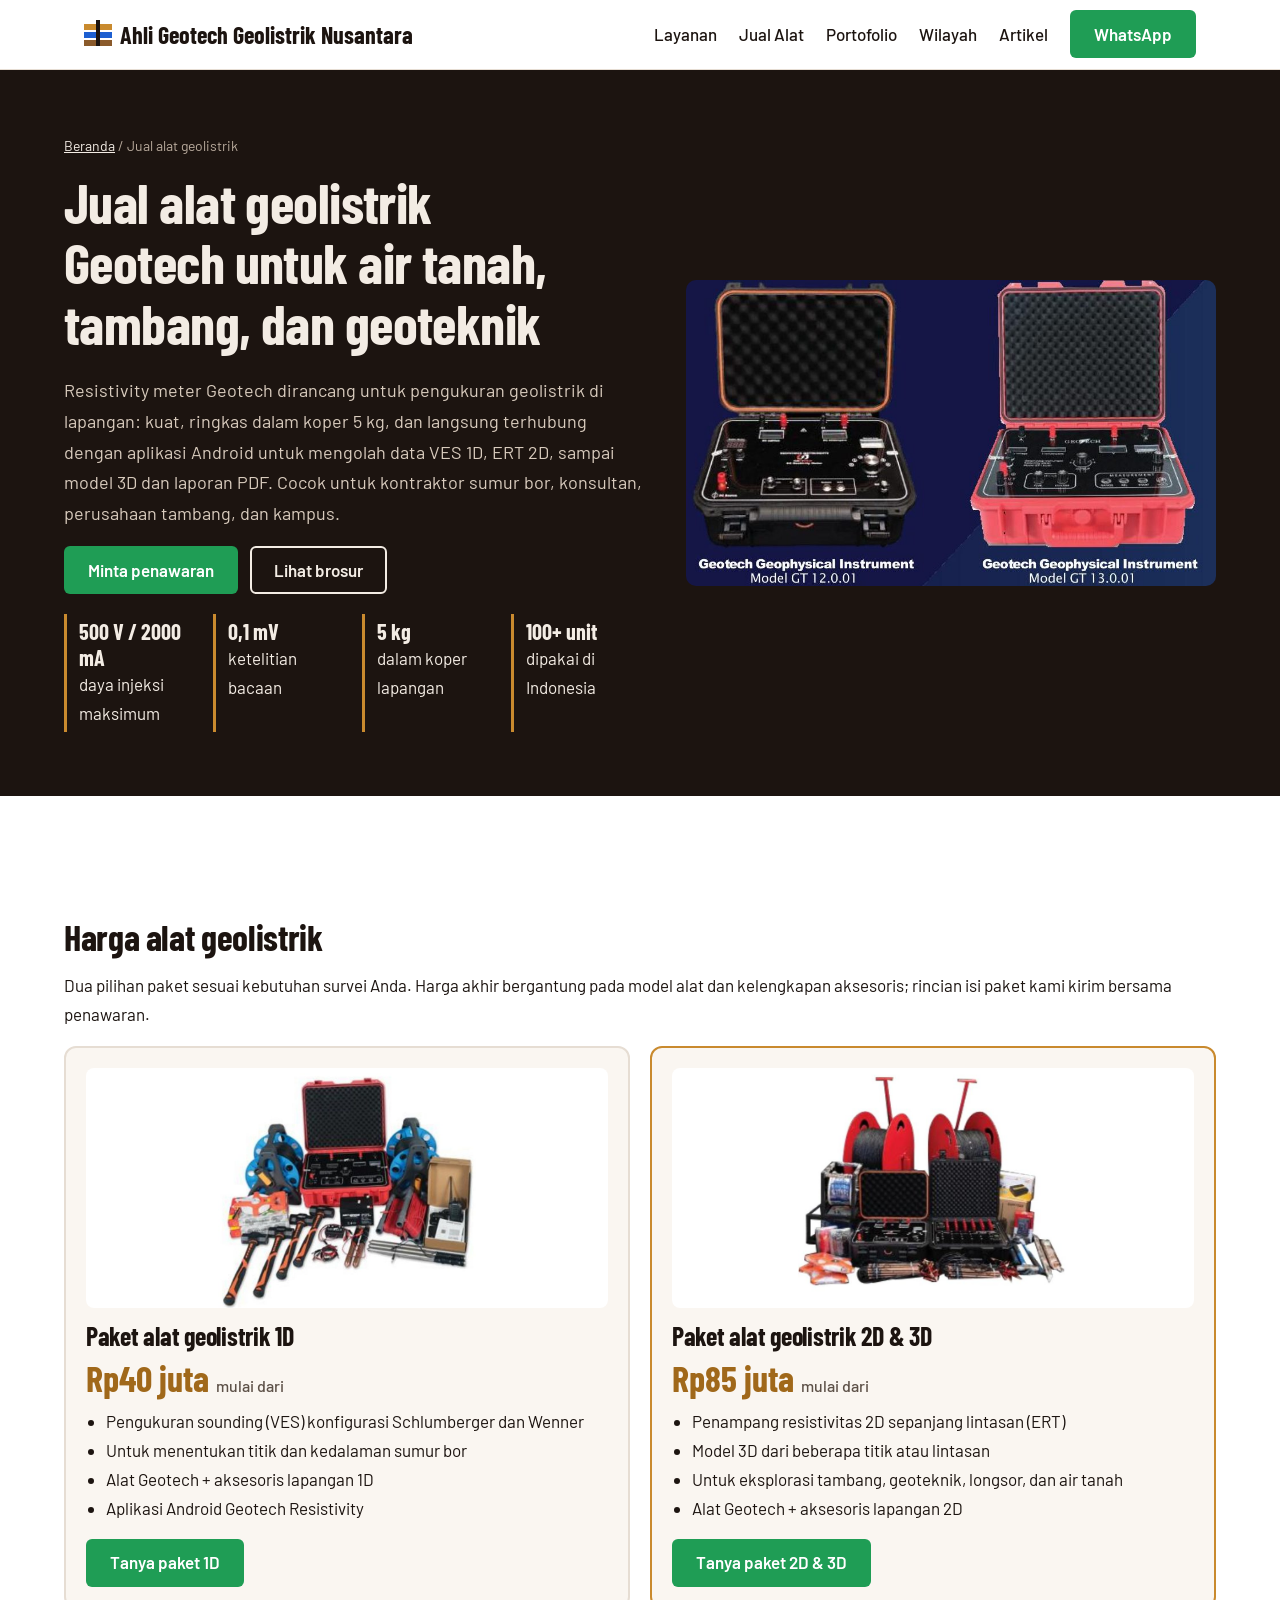
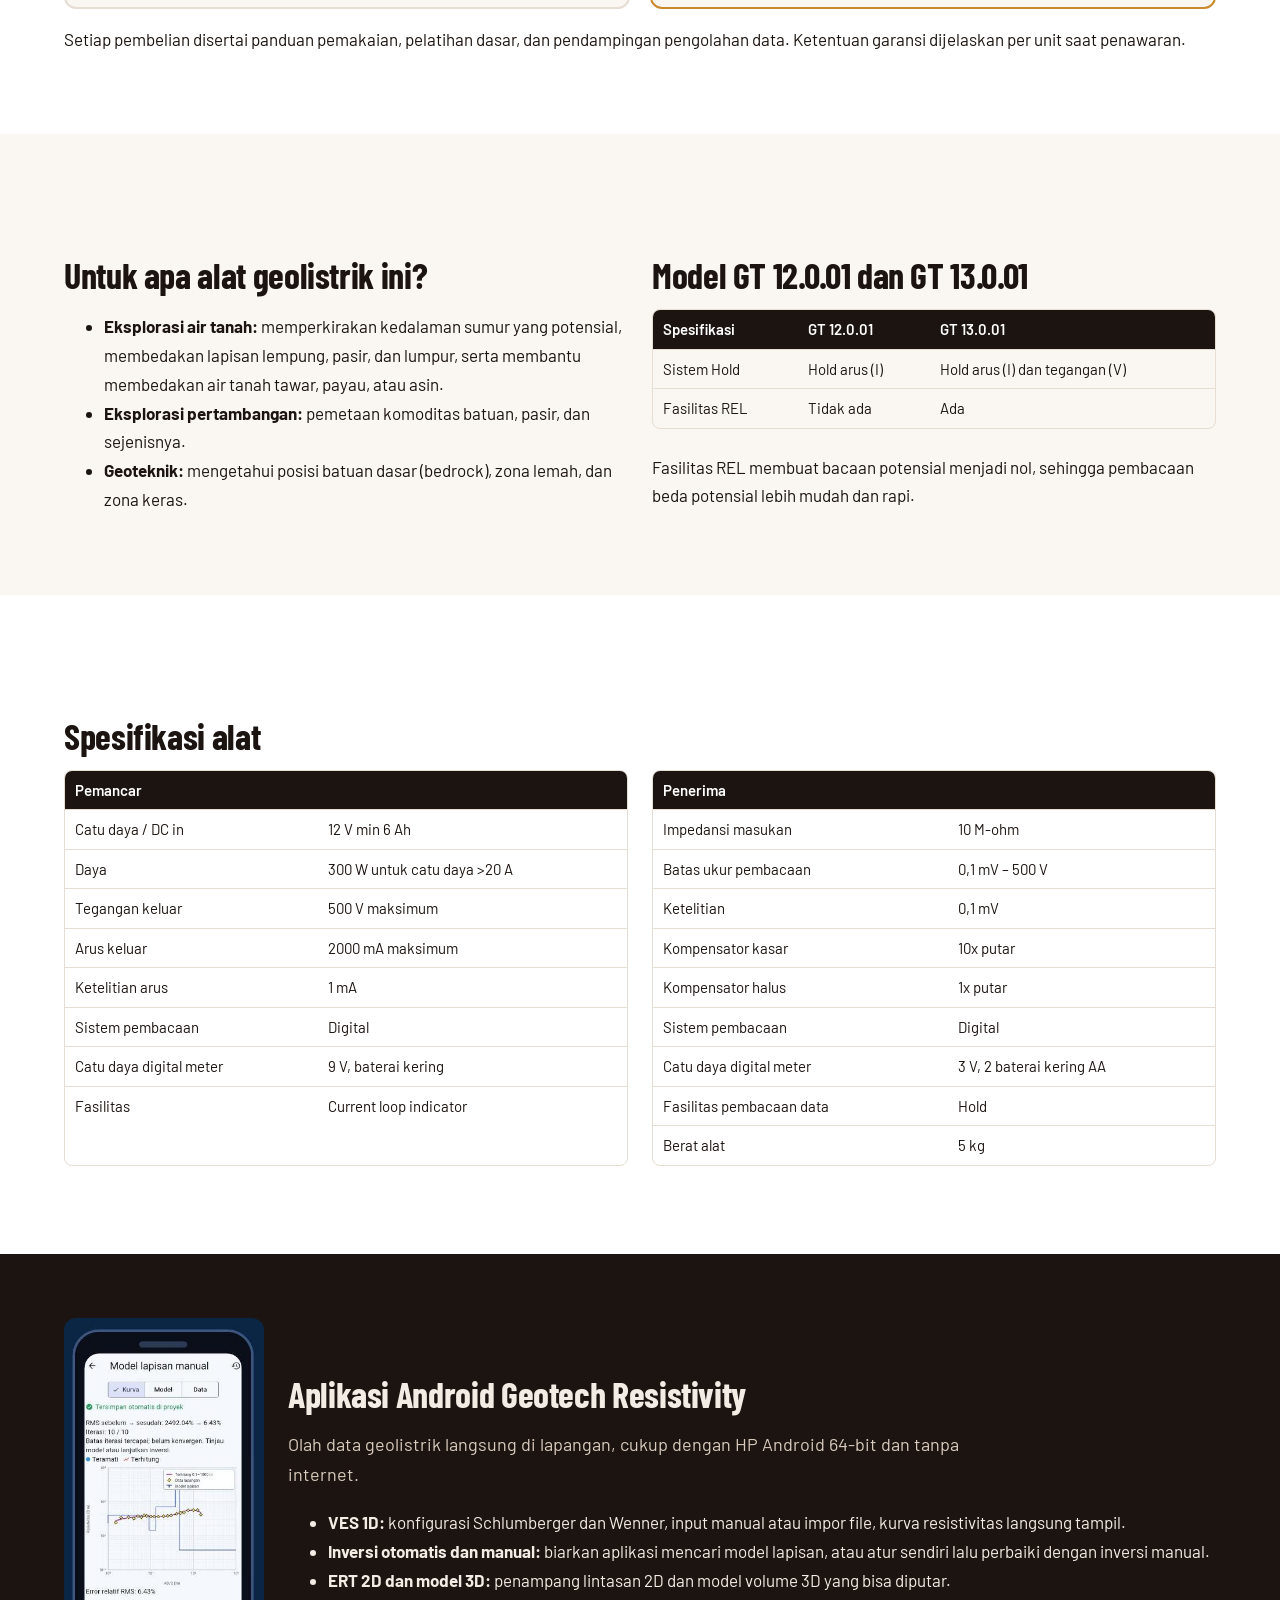
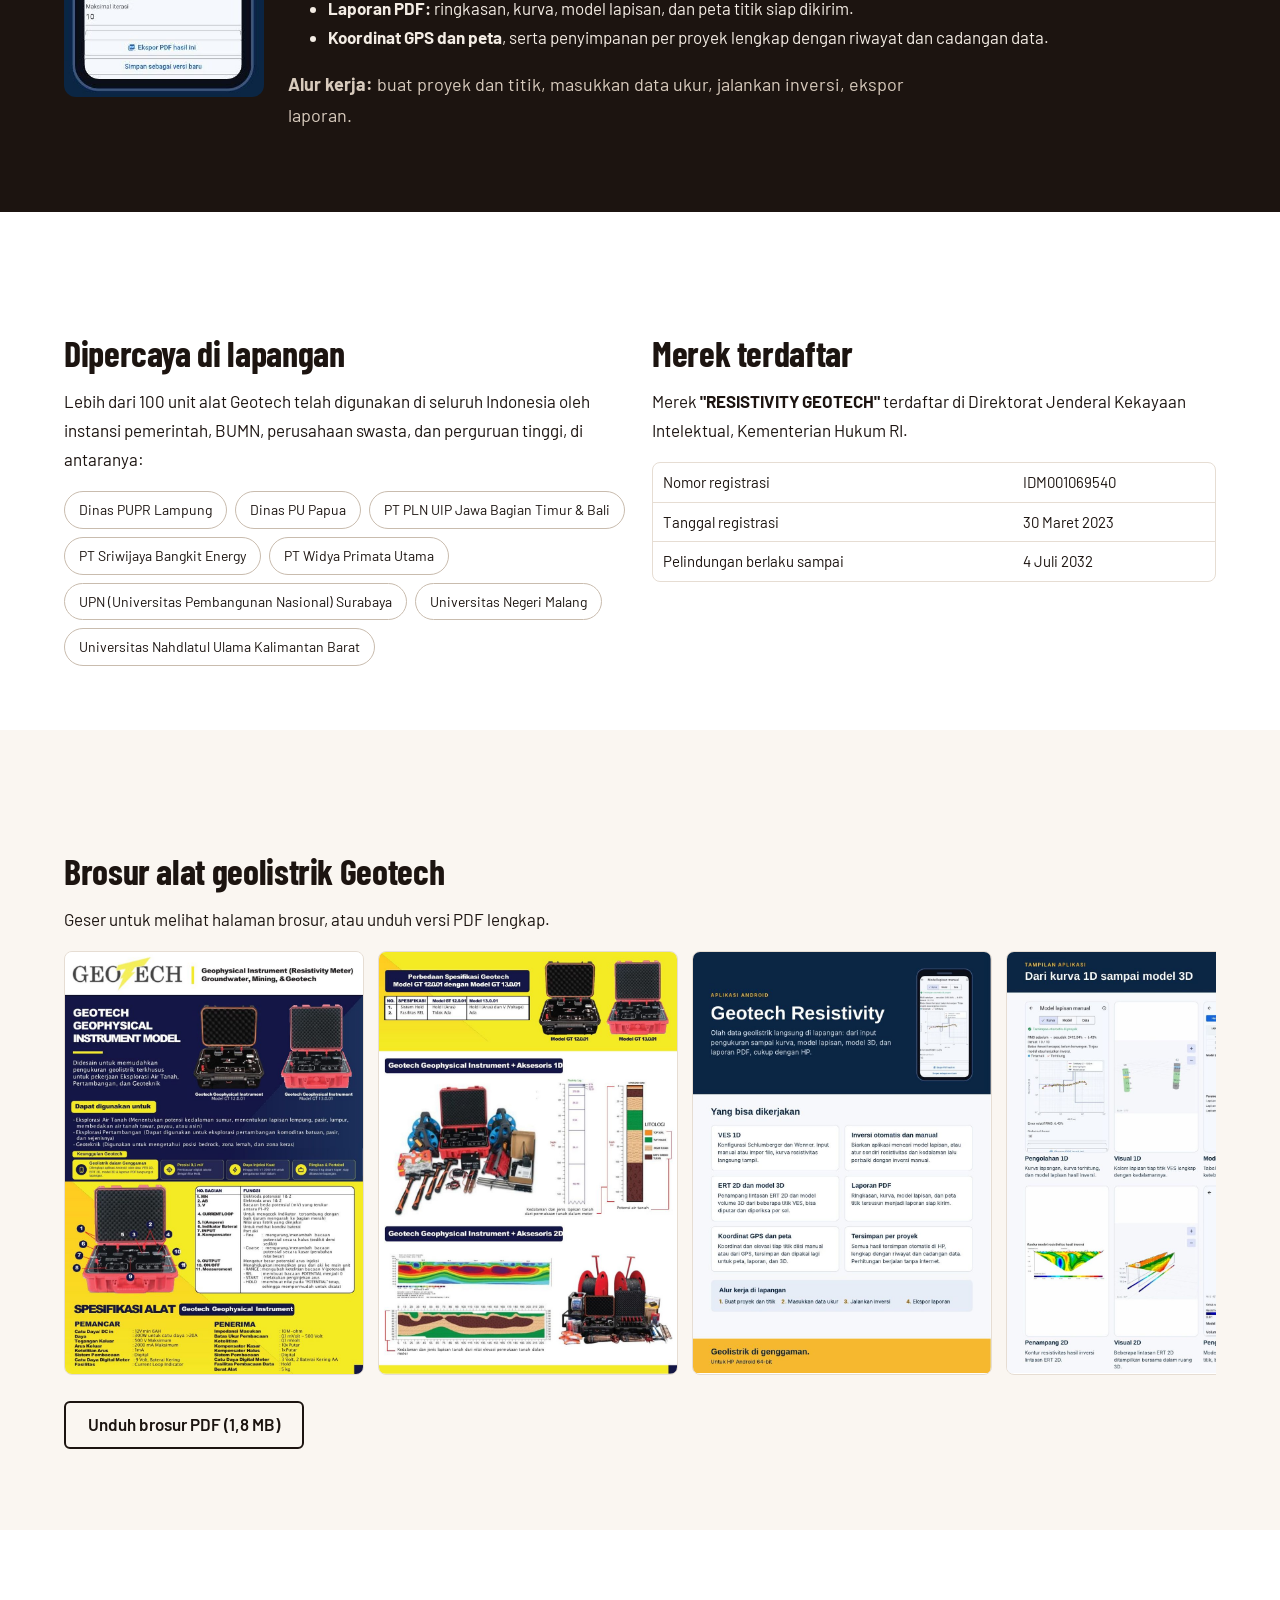
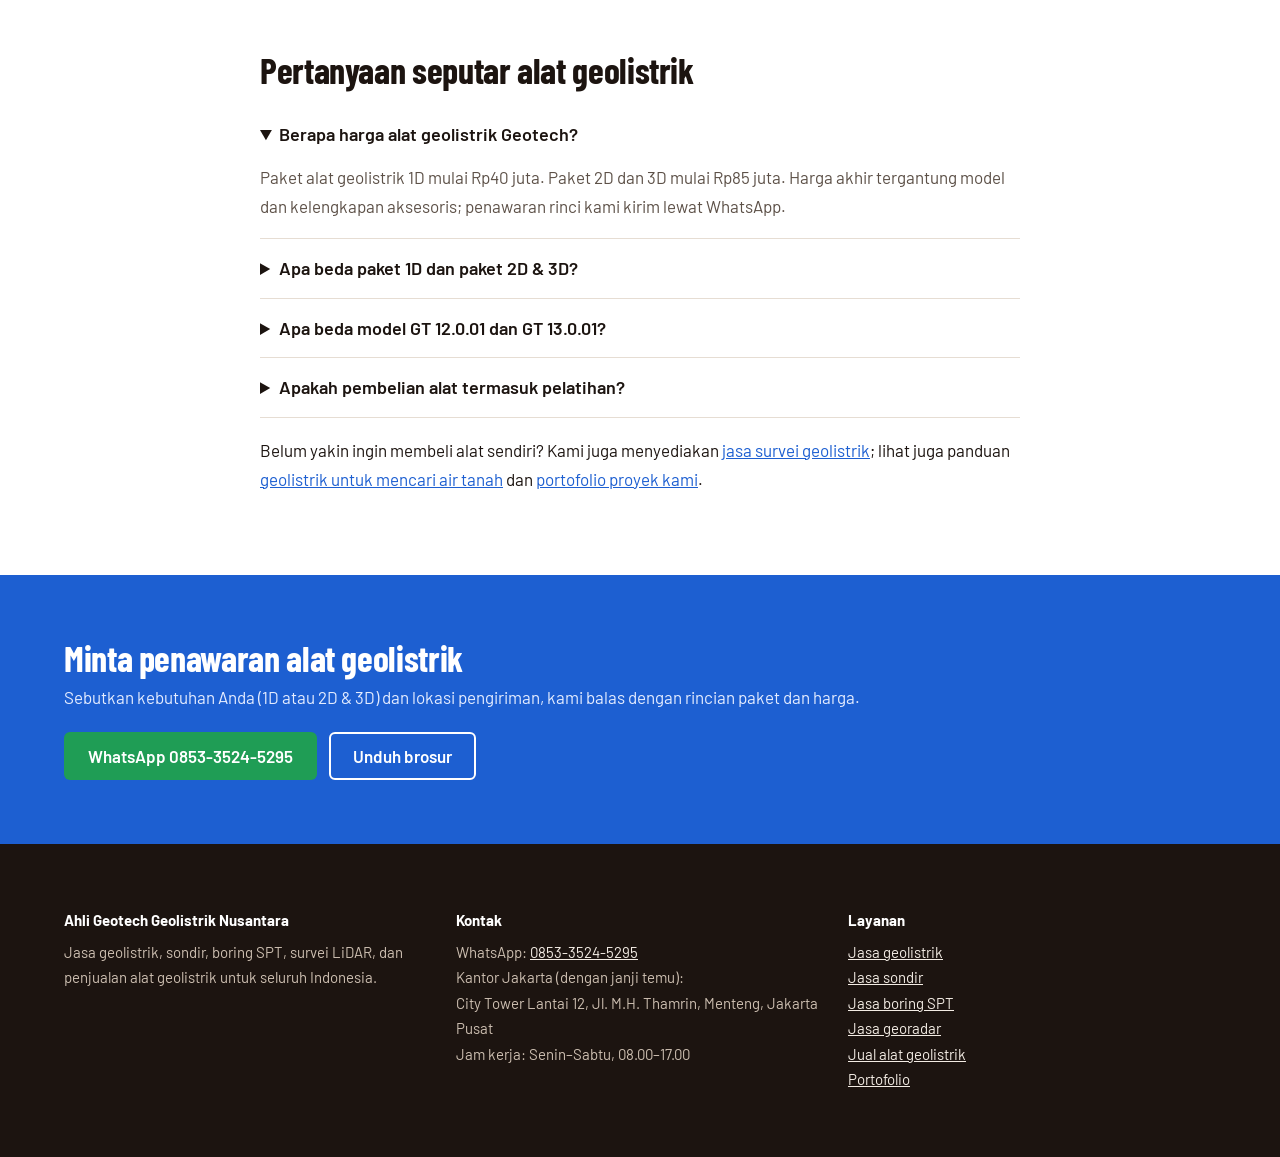
<file: jual-alat-geolistrik.html>
<!DOCTYPE html>
<html lang="id">
<head>
<meta charset="utf-8">
<meta name="viewport" content="width=device-width, initial-scale=1">
<title>Jual Alat Geolistrik Geotech | Harga Mulai Rp40 Juta</title>
<meta name="description" content="Jual alat geolistrik (resistivity meter) Geotech untuk air tanah, tambang, dan geoteknik. Paket 1D mulai Rp40 juta, 2D & 3D mulai Rp85 juta, plus aplikasi Android.">
<meta name="keywords" content="jual alat geolistrik, harga alat geolistrik, alat geolistrik, resistivity meter, alat geolistrik 1D, alat geolistrik 2D, alat geolistrik Geotech, alat cari air tanah">
<link rel="canonical" href="https://ahligeotechgeolistrik.co.id/jual-alat-geolistrik.html">
<meta property="og:title" content="Jual Alat Geolistrik Geotech, Mulai Rp40 Juta">
<meta property="og:description" content="Resistivity meter Geotech untuk air tanah, tambang, dan geoteknik. Paket 1D mulai Rp40 juta, 2D & 3D mulai Rp85 juta.">
<meta property="og:type" content="product">
<meta property="og:url" content="https://ahligeotechgeolistrik.co.id/jual-alat-geolistrik.html">
<meta property="og:image" content="https://ahligeotechgeolistrik.co.id/assets/alat/geotech-gt12-gt13.jpg">
<meta property="og:locale" content="id_ID">
<link rel="preconnect" href="https://fonts.googleapis.com">
<link rel="preconnect" href="https://fonts.gstatic.com" crossorigin>
<link rel="icon" href="/favicon.svg" type="image/svg+xml">
<link rel="icon" href="/favicon-48.png" sizes="48x48" type="image/png">
<link rel="apple-touch-icon" href="/apple-touch-icon.png">
<link href="https://fonts.googleapis.com/css2?family=Barlow+Condensed:wght@600;700&family=Barlow:wght@400;500;600&display=swap" rel="stylesheet">
<link rel="stylesheet" href="/assets/halaman.css">
<script type="application/ld+json">
{"@context":"https://schema.org","@type":"Product","name":"Alat Geolistrik Geotech Geophysical Instrument (Resistivity Meter)","brand":{"@type":"Brand","name":"Geotech"},"model":["GT 12.0.01","GT 13.0.01"],"image":["https://ahligeotechgeolistrik.co.id/assets/alat/geotech-gt12-gt13.jpg","https://ahligeotechgeolistrik.co.id/assets/alat/geotech-paket-1d.jpg","https://ahligeotechgeolistrik.co.id/assets/alat/geotech-paket-2d.jpg"],"description":"Resistivity meter untuk eksplorasi air tanah, pertambangan, dan geoteknik. Tegangan keluar hingga 500 V, arus hingga 2000 mA, ketelitian 0,1 mV, berat 5 kg, dilengkapi aplikasi Android Geotech Resistivity.","offers":{"@type":"AggregateOffer","priceCurrency":"IDR","lowPrice":"40000000","highPrice":"85000000","offerCount":"2","availability":"https://schema.org/InStock","seller":{"@type":"Organization","name":"Ahli Geotech Geolistrik Nusantara","url":"https://ahligeotechgeolistrik.co.id/"}}}
</script>
<script type="application/ld+json">
{"@context":"https://schema.org","@type":"BreadcrumbList","itemListElement":[{"@type":"ListItem","position":1,"name":"Beranda","item":"https://ahligeotechgeolistrik.co.id/"},{"@type":"ListItem","position":2,"name":"Jual Alat Geolistrik","item":"https://ahligeotechgeolistrik.co.id/jual-alat-geolistrik.html"}]}
</script>
<script type="application/ld+json">
{"@context":"https://schema.org","@type":"FAQPage","mainEntity":[
{"@type":"Question","name":"Berapa harga alat geolistrik Geotech?","acceptedAnswer":{"@type":"Answer","text":"Paket alat geolistrik 1D mulai Rp40 juta. Paket 2D dan 3D mulai Rp85 juta. Harga akhir tergantung model dan kelengkapan aksesoris; penawaran rinci dikirim lewat WhatsApp."}},
{"@type":"Question","name":"Apa beda paket 1D dan paket 2D & 3D?","acceptedAnswer":{"@type":"Answer","text":"Paket 1D untuk pengukuran sounding (VES) di satu titik, cocok untuk mencari titik dan kedalaman sumur bor. Paket 2D dan 3D dilengkapi aksesoris lintasan untuk membuat penampang resistivitas 2D, dan beberapa titik atau lintasan bisa digabung menjadi model 3D di aplikasi."}},
{"@type":"Question","name":"Apa beda model GT 12.0.01 dan GT 13.0.01?","acceptedAnswer":{"@type":"Answer","text":"GT 12.0.01 memiliki fitur Hold arus (I). GT 13.0.01 memiliki Hold arus dan tegangan (I dan V) serta fasilitas REL untuk membuat bacaan potensial menjadi nol."}},
{"@type":"Question","name":"Apakah pembelian alat termasuk pelatihan?","acceptedAnswer":{"@type":"Answer","text":"Ya. Setiap pembelian disertai panduan pemakaian, pelatihan dasar, dan pendampingan pengolahan data. Ketentuan garansi dijelaskan per unit saat penawaran."}}]}
</script>
<style>
.hero2{display:grid;grid-template-columns:minmax(0,1.1fr) minmax(0,1fr);gap:24px 40px;align-items:center}
.hero2 img{width:100%;height:auto;border-radius:10px;display:block}
.price{display:grid;grid-template-columns:repeat(2,minmax(0,1fr));gap:20px;margin:8px 0 0}
.pk{border:2px solid #e6ddd3;border-radius:12px;padding:20px;background:#faf6f1;color:#1c1410;display:flex;flex-direction:column}
.pk.hot{border-color:#c98a2e}
.pk img{width:100%;height:240px;object-fit:contain;background:#fff;border-radius:8px;margin-bottom:14px}
.pk h3{margin:0 0 4px;font-size:26px}
.pk .rp{font:700 36px "Barlow Condensed",sans-serif;color:#a0681a;margin:2px 0 8px;white-space:nowrap}
.pk .rp small{font:500 16px Barlow,sans-serif;color:#5d5148}
.pk ul{margin:0 0 16px;padding-left:20px}
.pk .btn{margin-top:auto;align-self:flex-start}
.feat{display:grid;grid-template-columns:repeat(4,minmax(0,1fr));gap:14px;margin:20px 0 0}
.feat div{border-left:3px solid #c98a2e;padding:4px 0 4px 12px}
.feat b{display:block;font:700 22px "Barlow Condensed",sans-serif}
.tbl{overflow-x:auto}
table{border-collapse:collapse;width:100%;font-size:15px}
th,td{text-align:left;padding:8px 10px;border-bottom:1px solid #e6ddd3;vertical-align:top}
th{background:#1c1410;color:#fff;font-weight:600}
.two{display:grid;grid-template-columns:repeat(2,minmax(0,1fr));gap:24px}
.app{display:grid;grid-template-columns:200px minmax(0,1fr);gap:24px;align-items:start}
.app img{width:100%;height:auto;border-radius:12px}
.chips{display:flex;flex-wrap:wrap;gap:8px;list-style:none;padding:0;margin:12px 0 0}
.chips li{border:1px solid #c9bcae;border-radius:999px;padding:6px 14px;font-size:14px}
.bro{display:flex;gap:14px;overflow-x:auto;scroll-snap-type:x mandatory;padding-bottom:10px}
.bro a{flex:0 0 min(300px,78%);scroll-snap-align:start;border:1px solid #e6ddd3;border-radius:8px;overflow:hidden;background:#fff}
.bro img{display:block;width:100%;height:auto}
@media(max-width:820px){.hero2,.price,.two,.app{grid-template-columns:minmax(0,1fr)}.feat{grid-template-columns:repeat(2,minmax(0,1fr))}.app img{max-width:200px}}
</style>
</head>
<body>
<nav aria-label="Menu utama"><div class="wrap">
  <a class="logo" href="/"><svg viewBox="0 0 28 28" aria-hidden="true"><rect y="4" width="28" height="6" fill="#c98a2e"/><rect y="12" width="28" height="6" fill="#1d5fd1"/><rect y="20" width="28" height="6" fill="#8a5a2b"/><rect x="12" y="0" width="4" height="26" fill="currentColor"/></svg>Ahli Geotech Geolistrik Nusantara</a>
  <span class="links">
    <a class="l" href="/#layanan">Layanan</a>
    <a class="l" href="/jual-alat-geolistrik.html">Jual Alat</a>
    <a class="l" href="/portofolio.html">Portofolio</a>
    <a class="l" href="/#wilayah">Wilayah</a>
    <a class="l" href="/#artikel">Artikel</a>
  </span>
  <a class="btn wa" href="https://wa.me/6285335245295?text=Halo%2C%20saya%20ingin%20tanya%20alat%20geolistrik%20Geotech">WhatsApp</a>
</div></nav>

<header class="band head"><div class="wrap hero2">
  <div>
    <div class="crumb"><a href="/">Beranda</a> / Jual alat geolistrik</div>
    <h1>Jual alat geolistrik Geotech untuk air tanah, tambang, dan geoteknik</h1>
    <p>Resistivity meter Geotech dirancang untuk pengukuran geolistrik di lapangan: kuat, ringkas dalam koper 5 kg, dan langsung terhubung dengan aplikasi Android untuk mengolah data VES 1D, ERT 2D, sampai model 3D dan laporan PDF. Cocok untuk kontraktor sumur bor, konsultan, perusahaan tambang, dan kampus.</p>
    <div style="display:flex;flex-wrap:wrap;gap:12px">
      <a class="btn wa" href="https://wa.me/6285335245295?text=Halo%2C%20saya%20minta%20penawaran%20alat%20geolistrik%20Geotech">Minta penawaran</a>
      <a class="btn ghost" style="color:#f3ece4" href="#brosur">Lihat brosur</a>
    </div>
    <div class="feat">
      <div><b>500 V / 2000 mA</b>daya injeksi maksimum</div>
      <div><b>0,1 mV</b>ketelitian bacaan</div>
      <div><b>5 kg</b>dalam koper lapangan</div>
      <div><b>100+ unit</b>dipakai di Indonesia</div>
    </div>
  </div>
  <img src="/assets/alat/geotech-gt12-gt13.jpg" width="927" height="537" fetchpriority="high" alt="Alat geolistrik Geotech model GT 12.0.01 dan GT 13.0.01 dalam koper lapangan">
</div></header>

<main>
<section class="band"><div class="wrap">
  <h2>Harga alat geolistrik</h2>
  <p>Dua pilihan paket sesuai kebutuhan survei Anda. Harga akhir bergantung pada model alat dan kelengkapan aksesoris; rincian isi paket kami kirim bersama penawaran.</p>
  <div class="price">
    <article class="pk">
      <img src="/assets/alat/geotech-paket-1d.jpg" width="809" height="754" loading="lazy" alt="Paket alat geolistrik 1D Geotech lengkap dengan aksesoris lapangan">
      <h3>Paket alat geolistrik 1D</h3>
      <p class="rp">Rp40 juta <small>mulai dari</small></p>
      <ul>
        <li>Pengukuran sounding (VES) konfigurasi Schlumberger dan Wenner</li>
        <li>Untuk menentukan titik dan kedalaman sumur bor</li>
        <li>Alat Geotech + aksesoris lapangan 1D</li>
        <li>Aplikasi Android Geotech Resistivity</li>
      </ul>
      <a class="btn wa" href="https://wa.me/6285335245295?text=Halo%2C%20saya%20ingin%20penawaran%20paket%20alat%20geolistrik%201D">Tanya paket 1D</a>
    </article>
    <article class="pk hot">
      <img src="/assets/alat/geotech-paket-2d.jpg" width="640" height="569" loading="lazy" alt="Paket alat geolistrik 2D dan 3D Geotech dengan kabel gulung dan aksesoris lintasan">
      <h3>Paket alat geolistrik 2D &amp; 3D</h3>
      <p class="rp">Rp85 juta <small>mulai dari</small></p>
      <ul>
        <li>Penampang resistivitas 2D sepanjang lintasan (ERT)</li>
        <li>Model 3D dari beberapa titik atau lintasan</li>
        <li>Untuk eksplorasi tambang, geoteknik, longsor, dan air tanah</li>
        <li>Alat Geotech + aksesoris lapangan 2D</li>
      </ul>
      <a class="btn wa" href="https://wa.me/6285335245295?text=Halo%2C%20saya%20ingin%20penawaran%20paket%20alat%20geolistrik%202D%20dan%203D">Tanya paket 2D &amp; 3D</a>
    </article>
  </div>
  <p style="margin-top:16px">Setiap pembelian disertai panduan pemakaian, pelatihan dasar, dan pendampingan pengolahan data. Ketentuan garansi dijelaskan per unit saat penawaran.</p>
</div></section>

<section class="band" style="background:#faf6f1;color:#1c1410"><div class="wrap two">
  <div>
    <h2>Untuk apa alat geolistrik ini?</h2>
    <ul>
      <li><b>Eksplorasi air tanah:</b> memperkirakan kedalaman sumur yang potensial, membedakan lapisan lempung, pasir, dan lumpur, serta membantu membedakan air tanah tawar, payau, atau asin.</li>
      <li><b>Eksplorasi pertambangan:</b> pemetaan komoditas batuan, pasir, dan sejenisnya.</li>
      <li><b>Geoteknik:</b> mengetahui posisi batuan dasar (bedrock), zona lemah, dan zona keras.</li>
    </ul>
  </div>
  <div>
    <h2>Model GT 12.0.01 dan GT 13.0.01</h2>
    <div class="tbl"><table>
      <thead><tr><th>Spesifikasi</th><th>GT 12.0.01</th><th>GT 13.0.01</th></tr></thead>
      <tbody>
        <tr><td>Sistem Hold</td><td>Hold arus (I)</td><td>Hold arus (I) dan tegangan (V)</td></tr>
        <tr><td>Fasilitas REL</td><td>Tidak ada</td><td>Ada</td></tr>
      </tbody>
    </table></div>
    <p style="margin-top:10px">Fasilitas REL membuat bacaan potensial menjadi nol, sehingga pembacaan beda potensial lebih mudah dan rapi.</p>
  </div>
</div></section>

<section class="band"><div class="wrap">
  <h2>Spesifikasi alat</h2>
  <div class="two">
    <div class="tbl"><table>
      <thead><tr><th colspan="2">Pemancar</th></tr></thead>
      <tbody>
        <tr><td>Catu daya / DC in</td><td>12 V min 6 Ah</td></tr>
        <tr><td>Daya</td><td>300 W untuk catu daya &gt;20 A</td></tr>
        <tr><td>Tegangan keluar</td><td>500 V maksimum</td></tr>
        <tr><td>Arus keluar</td><td>2000 mA maksimum</td></tr>
        <tr><td>Ketelitian arus</td><td>1 mA</td></tr>
        <tr><td>Sistem pembacaan</td><td>Digital</td></tr>
        <tr><td>Catu daya digital meter</td><td>9 V, baterai kering</td></tr>
        <tr><td>Fasilitas</td><td>Current loop indicator</td></tr>
      </tbody>
    </table></div>
    <div class="tbl"><table>
      <thead><tr><th colspan="2">Penerima</th></tr></thead>
      <tbody>
        <tr><td>Impedansi masukan</td><td>10 M-ohm</td></tr>
        <tr><td>Batas ukur pembacaan</td><td>0,1 mV – 500 V</td></tr>
        <tr><td>Ketelitian</td><td>0,1 mV</td></tr>
        <tr><td>Kompensator kasar</td><td>10x putar</td></tr>
        <tr><td>Kompensator halus</td><td>1x putar</td></tr>
        <tr><td>Sistem pembacaan</td><td>Digital</td></tr>
        <tr><td>Catu daya digital meter</td><td>3 V, 2 baterai kering AA</td></tr>
        <tr><td>Fasilitas pembacaan data</td><td>Hold</td></tr>
        <tr><td>Berat alat</td><td>5 kg</td></tr>
      </tbody>
    </table></div>
  </div>
</div></section>

<section class="band head"><div class="wrap app">
  <img src="/assets/alat/geotech-aplikasi.jpg" width="345" height="655" loading="lazy" alt="Aplikasi Android Geotech Resistivity untuk mengolah data geolistrik">
  <div>
    <h2>Aplikasi Android Geotech Resistivity</h2>
    <p>Olah data geolistrik langsung di lapangan, cukup dengan HP Android 64-bit dan tanpa internet.</p>
    <ul>
      <li><b>VES 1D:</b> konfigurasi Schlumberger dan Wenner, input manual atau impor file, kurva resistivitas langsung tampil.</li>
      <li><b>Inversi otomatis dan manual:</b> biarkan aplikasi mencari model lapisan, atau atur sendiri lalu perbaiki dengan inversi manual.</li>
      <li><b>ERT 2D dan model 3D:</b> penampang lintasan 2D dan model volume 3D yang bisa diputar.</li>
      <li><b>Laporan PDF:</b> ringkasan, kurva, model lapisan, dan peta titik siap dikirim.</li>
      <li><b>Koordinat GPS dan peta</b>, serta penyimpanan per proyek lengkap dengan riwayat dan cadangan data.</li>
    </ul>
    <p><b>Alur kerja:</b> buat proyek dan titik, masukkan data ukur, jalankan inversi, ekspor laporan.</p>
  </div>
</div></section>

<section class="band"><div class="wrap two">
  <div>
    <h2>Dipercaya di lapangan</h2>
    <p>Lebih dari 100 unit alat Geotech telah digunakan di seluruh Indonesia oleh instansi pemerintah, BUMN, perusahaan swasta, dan perguruan tinggi, di antaranya:</p>
    <ul class="chips">
      <li>Dinas PUPR Lampung</li><li>Dinas PU Papua</li><li>PT PLN UIP Jawa Bagian Timur &amp; Bali</li><li>PT Sriwijaya Bangkit Energy</li><li>PT Widya Primata Utama</li><li>UPN (Universitas Pembangunan Nasional) Surabaya</li><li>Universitas Negeri Malang</li><li>Universitas Nahdlatul Ulama Kalimantan Barat</li>
    </ul>
  </div>
  <div>
    <h2>Merek terdaftar</h2>
    <p>Merek <b>"RESISTIVITY GEOTECH"</b> terdaftar di Direktorat Jenderal Kekayaan Intelektual, Kementerian Hukum RI.</p>
    <div class="tbl"><table><tbody>
      <tr><td>Nomor registrasi</td><td>IDM001069540</td></tr>
      <tr><td>Tanggal registrasi</td><td>30 Maret 2023</td></tr>
      <tr><td>Pelindungan berlaku sampai</td><td>4 Juli 2032</td></tr>
    </tbody></table></div>
  </div>
</div></section>

<section class="band" id="brosur" style="background:#faf6f1;color:#1c1410"><div class="wrap">
  <h2>Brosur alat geolistrik Geotech</h2>
  <p>Geser untuk melihat halaman brosur, atau unduh versi PDF lengkap.</p>
  <div class="bro">
    <a href="/assets/brosur/brosur-geotech-hal-1.jpg"><img src="/assets/brosur/brosur-geotech-hal-1.jpg" loading="lazy" width="900" height="1274" alt="Brosur alat geolistrik Geotech halaman 1: model dan spesifikasi"></a>
    <a href="/assets/brosur/brosur-geotech-hal-2.jpg"><img src="/assets/brosur/brosur-geotech-hal-2.jpg" loading="lazy" width="900" height="1274" alt="Brosur halaman 2: perbedaan model dan paket aksesoris 1D dan 2D"></a>
    <a href="/assets/brosur/brosur-geotech-hal-3.jpg"><img src="/assets/brosur/brosur-geotech-hal-3.jpg" loading="lazy" width="900" height="1271" alt="Brosur halaman 3: aplikasi Android Geotech Resistivity"></a>
    <a href="/assets/brosur/brosur-geotech-hal-4.jpg"><img src="/assets/brosur/brosur-geotech-hal-4.jpg" loading="lazy" width="900" height="1271" alt="Brosur halaman 4: tampilan aplikasi dari kurva 1D sampai model 3D"></a>
    <a href="/assets/brosur/brosur-geotech-hal-5.jpg"><img src="/assets/brosur/brosur-geotech-hal-5.jpg" loading="lazy" width="900" height="1274" alt="Brosur halaman 5: pengguna dan legalitas merek Geotech"></a>
  </div>
  <p style="margin-top:16px"><a class="btn ghost" style="color:#1c1410" href="/assets/brosur/brosur-alat-geolistrik-geotech.pdf">Unduh brosur PDF (1,8 MB)</a></p>
</div></section>

<section class="band"><div class="wrap body">
  <h2>Pertanyaan seputar alat geolistrik</h2>
  <details open><summary>Berapa harga alat geolistrik Geotech?</summary><p>Paket alat geolistrik 1D mulai Rp40 juta. Paket 2D dan 3D mulai Rp85 juta. Harga akhir tergantung model dan kelengkapan aksesoris; penawaran rinci kami kirim lewat WhatsApp.</p></details>
  <details><summary>Apa beda paket 1D dan paket 2D &amp; 3D?</summary><p>Paket 1D untuk pengukuran sounding (VES) di satu titik, cocok untuk mencari titik dan kedalaman sumur bor. Paket 2D dan 3D dilengkapi aksesoris lintasan untuk membuat penampang resistivitas 2D, dan beberapa titik atau lintasan bisa digabung menjadi model 3D di aplikasi.</p></details>
  <details><summary>Apa beda model GT 12.0.01 dan GT 13.0.01?</summary><p>GT 12.0.01 memiliki fitur Hold arus (I). GT 13.0.01 memiliki Hold arus dan tegangan (I dan V) serta fasilitas REL untuk membuat bacaan potensial menjadi nol.</p></details>
  <details><summary>Apakah pembelian alat termasuk pelatihan?</summary><p>Ya. Setiap pembelian disertai panduan pemakaian, pelatihan dasar, dan pendampingan pengolahan data. Ketentuan garansi dijelaskan per unit saat penawaran.</p></details>
  <p style="margin-top:18px">Belum yakin ingin membeli alat sendiri? Kami juga menyediakan <a href="/#layanan">jasa survei geolistrik</a>; lihat juga panduan <a href="/artikel/geolistrik-untuk-mencari-air-tanah.html">geolistrik untuk mencari air tanah</a> dan <a href="/portofolio.html">portofolio proyek kami</a>.</p>
</div></section>
</main>

<section class="band cta"><div class="wrap">
  <div><h2>Minta penawaran alat geolistrik</h2><p>Sebutkan kebutuhan Anda (1D atau 2D &amp; 3D) dan lokasi pengiriman, kami balas dengan rincian paket dan harga.</p></div>
  <div style="display:flex;flex-wrap:wrap;gap:12px"><a class="btn wa" href="https://wa.me/6285335245295?text=Halo%2C%20saya%20minta%20penawaran%20alat%20geolistrik%20Geotech">WhatsApp 0853-3524-5295</a><a class="btn ghost" href="/assets/brosur/brosur-alat-geolistrik-geotech.pdf">Unduh brosur</a></div>
</div></section>

<footer class="band"><div class="wrap">
  <div><b>Ahli Geotech Geolistrik Nusantara</b>Jasa geolistrik, sondir, boring SPT, survei LiDAR, dan penjualan alat geolistrik untuk seluruh Indonesia.</div>
  <div><b>Kontak</b>WhatsApp: <a href="https://wa.me/6285335245295">0853-3524-5295</a><br>Kantor Jakarta (dengan janji temu):<br>City Tower Lantai 12, Jl. M.H. Thamrin, Menteng, Jakarta Pusat<br>Jam kerja: Senin–Sabtu, 08.00–17.00</div>
  <div><b>Layanan</b><a href="/#layanan">Jasa geolistrik</a><br><a href="/#layanan">Jasa sondir</a><br><a href="/#layanan">Jasa boring SPT</a><br><a href="/#layanan">Jasa georadar</a><br><a href="/jual-alat-geolistrik.html">Jual alat geolistrik</a><br><a href="/portofolio.html">Portofolio</a></div>
</div>
</footer>
</body>
</html>
</file>
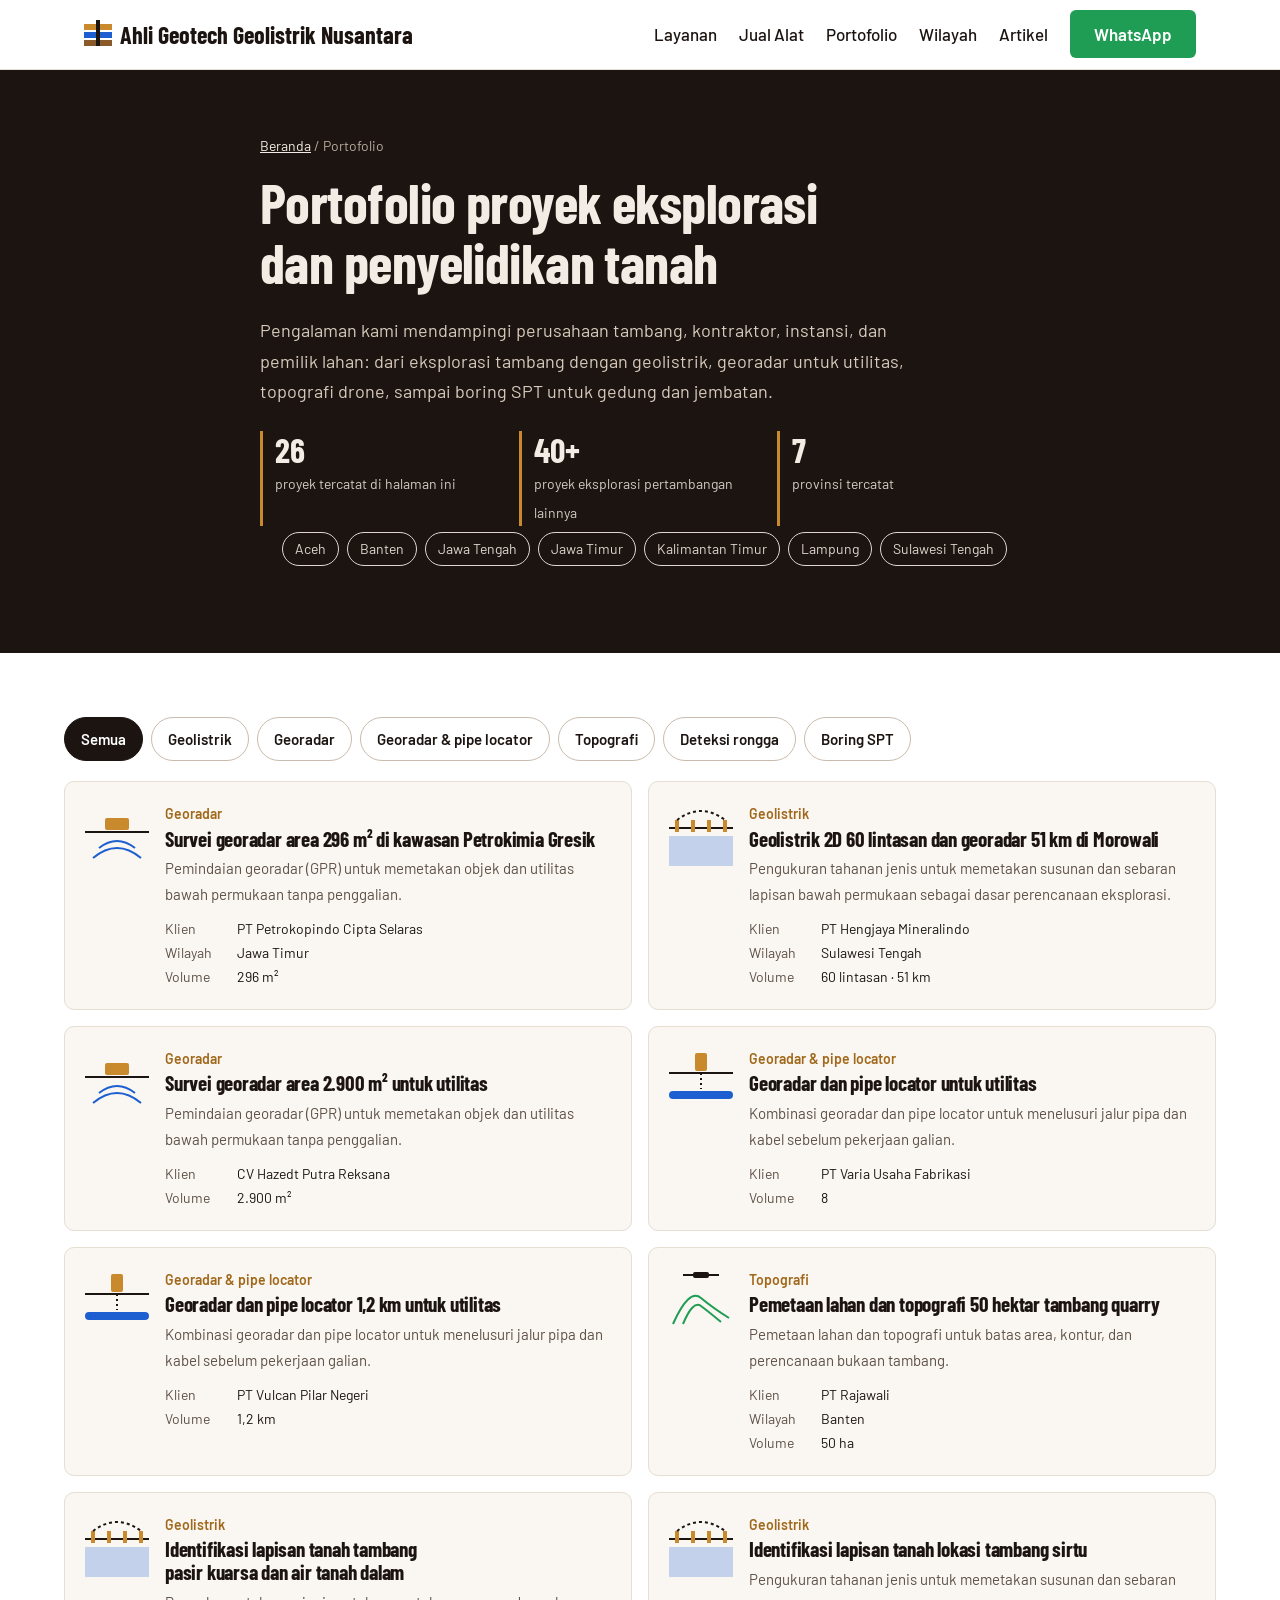
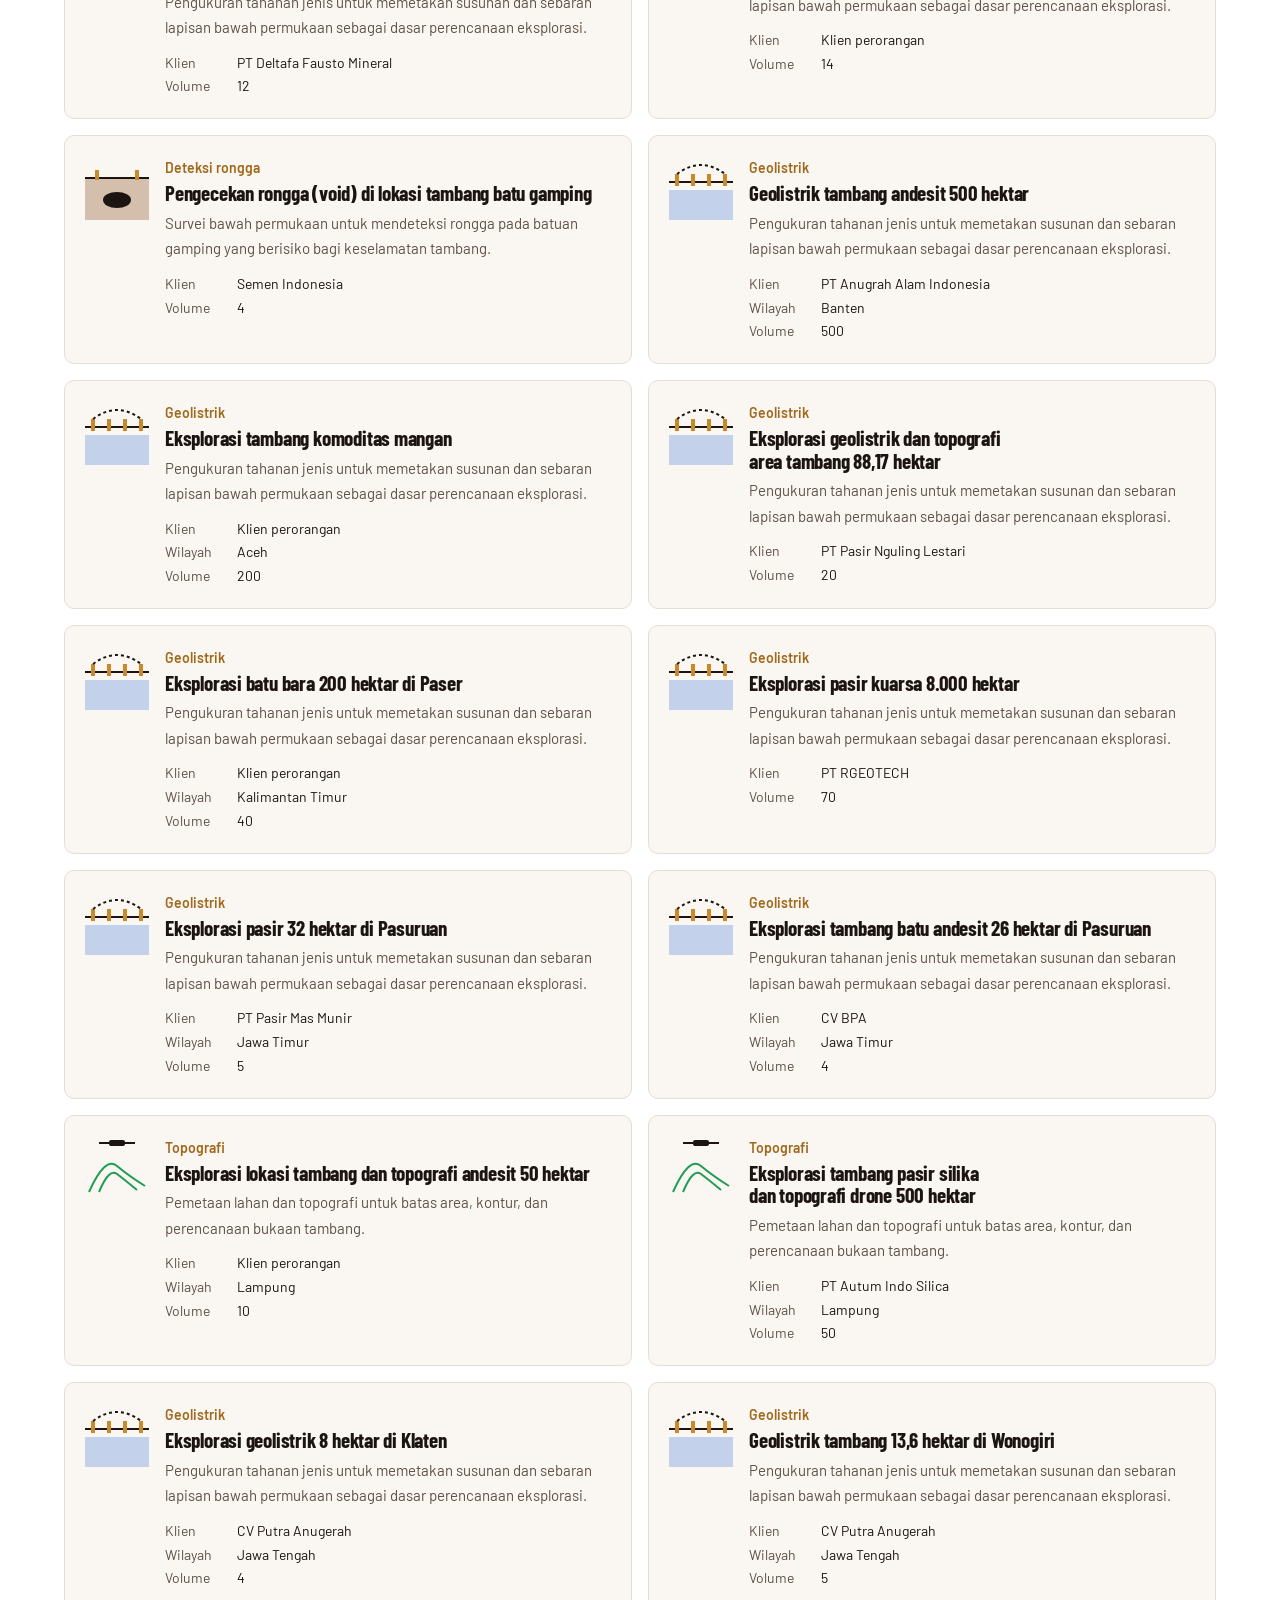
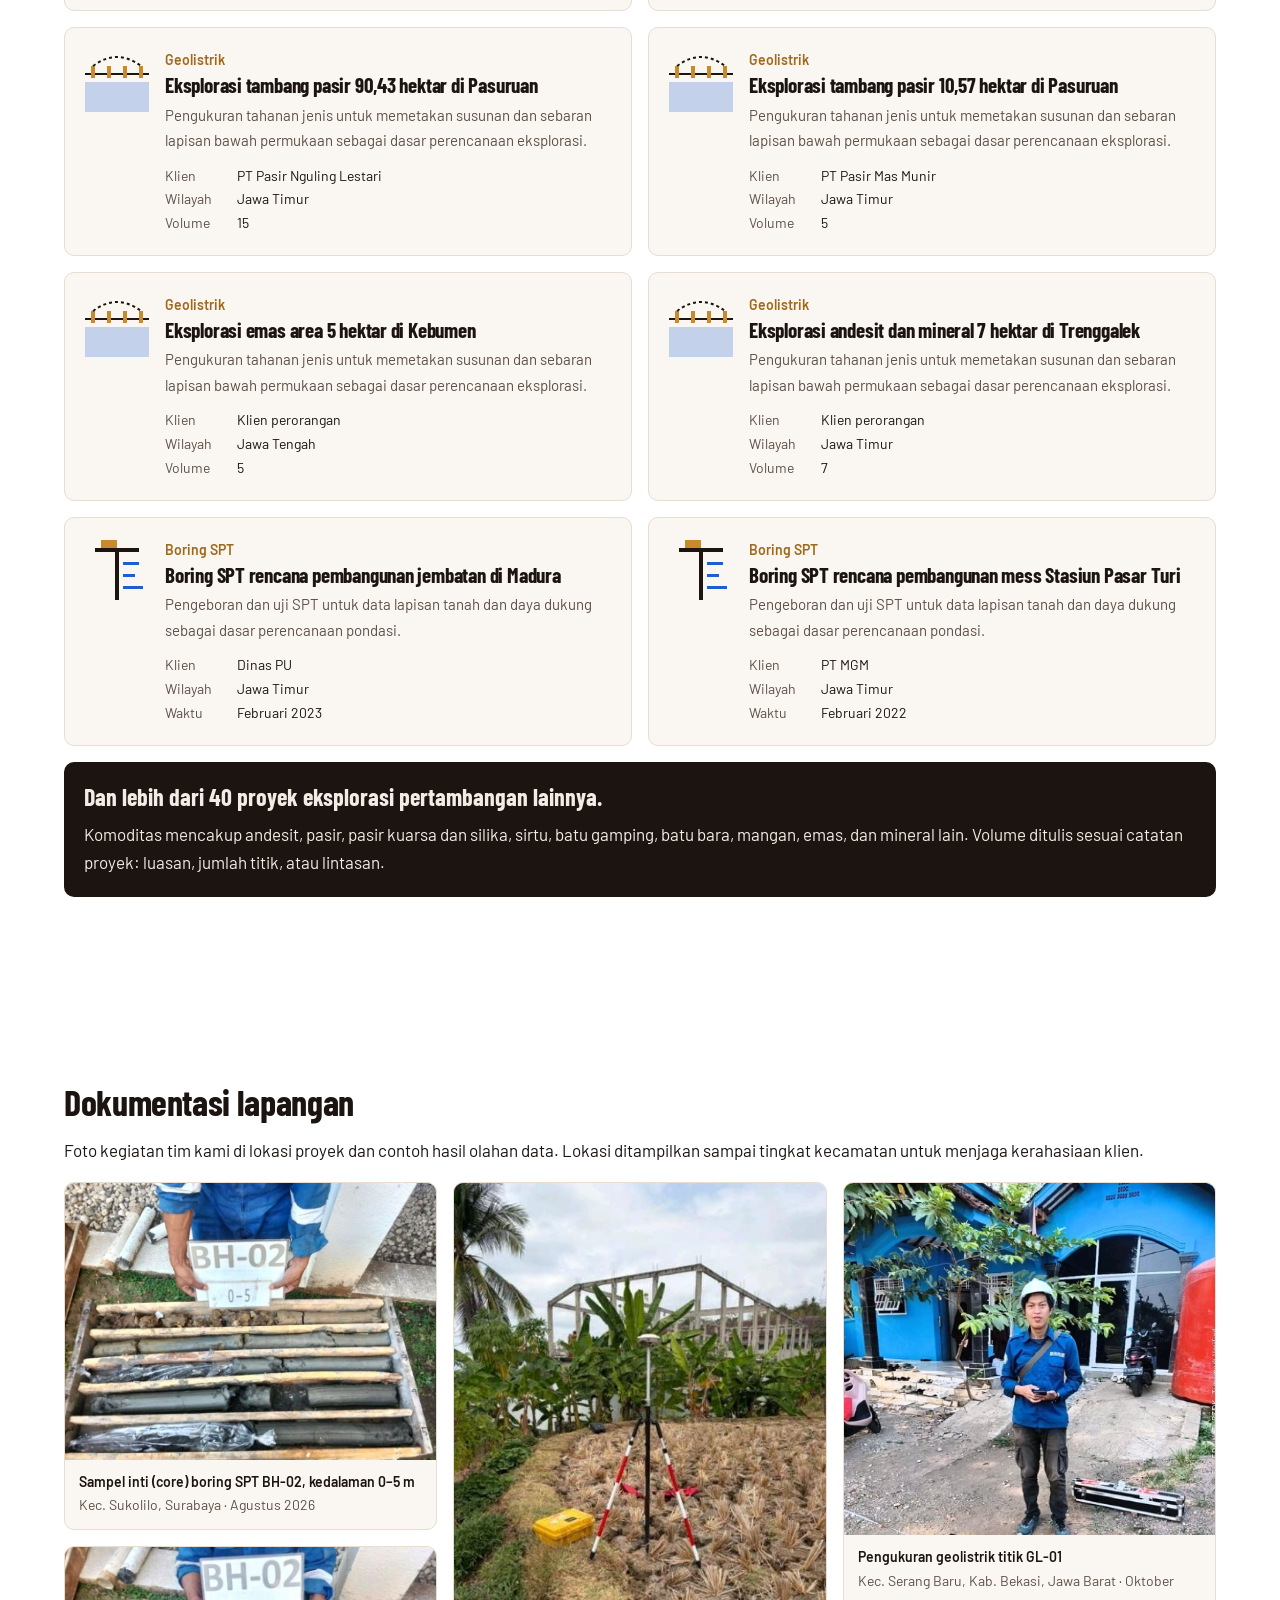
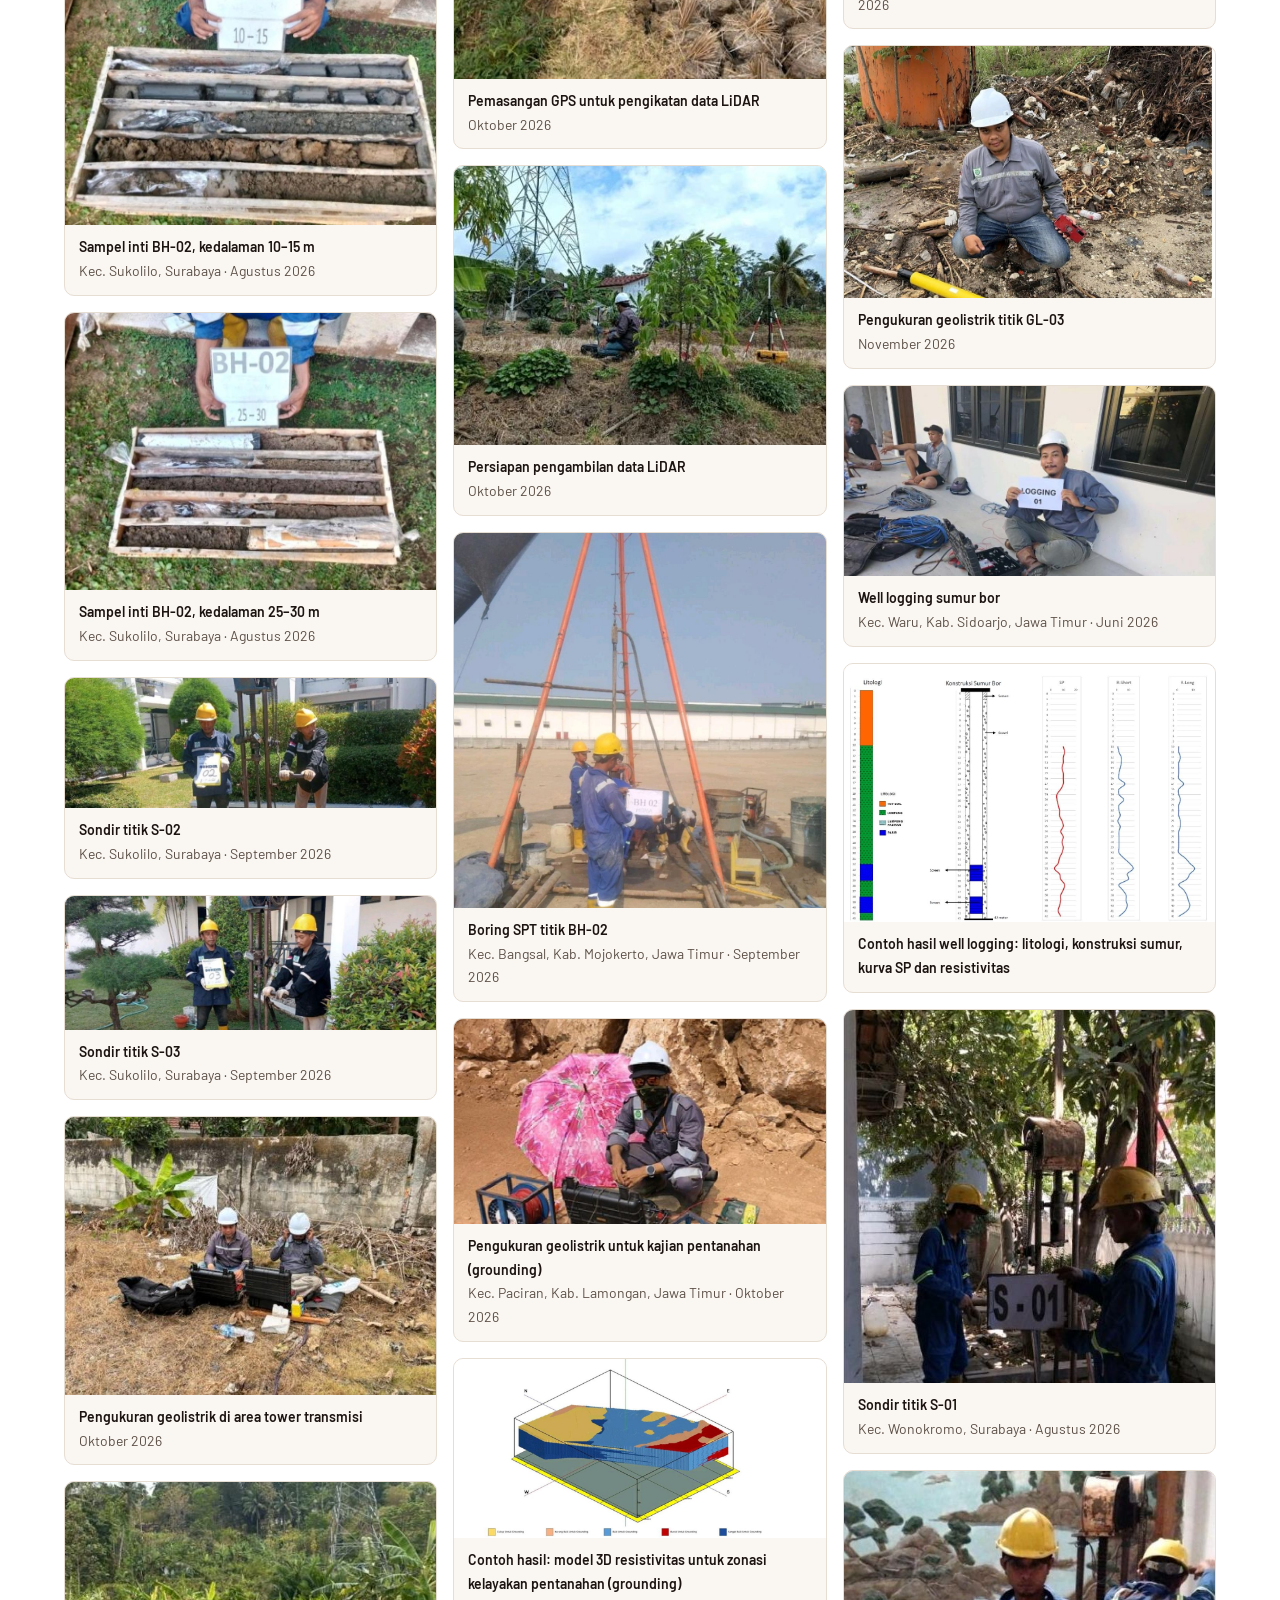
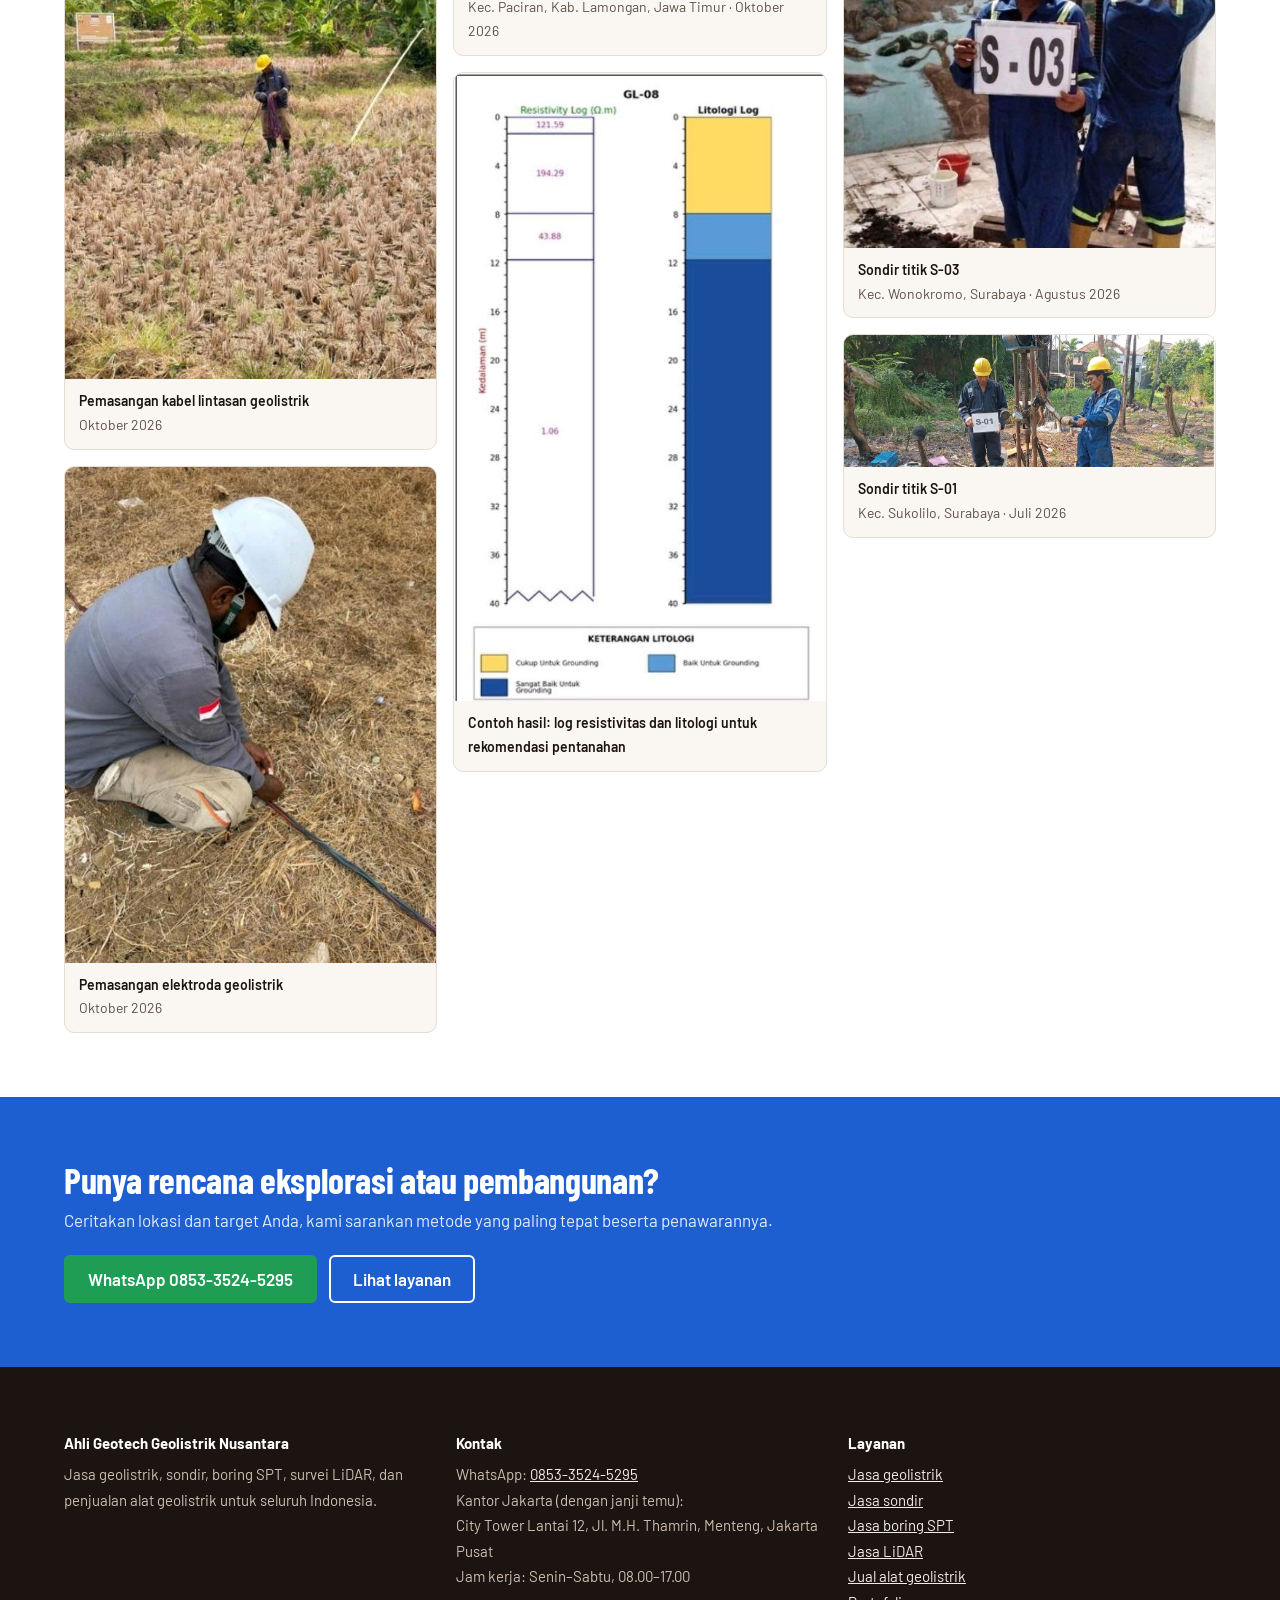
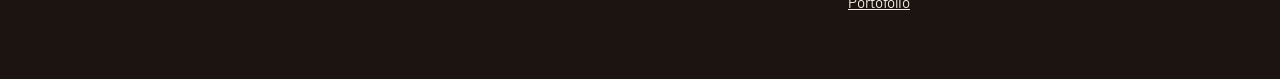
<file: portofolio.html>
<!DOCTYPE html>
<html lang="id">
<head>
<meta charset="utf-8">
<meta name="viewport" content="width=device-width, initial-scale=1">
<title>Portofolio Proyek Geolistrik, Georadar &amp; Boring SPT</title>
<meta name="description" content="Proyek Ahli Geotech Geolistrik Nusantara: eksplorasi tambang dengan geolistrik, georadar, pipe locator, topografi drone, dan boring SPT di Jawa hingga Sulawesi.">
<link rel="canonical" href="https://ahligeotechgeolistrik.co.id/portofolio.html">
<meta property="og:title" content="Portofolio Proyek Ahli Geotech Geolistrik Nusantara">
<meta property="og:description" content="26 proyek tercatat dan lebih dari 40 proyek eksplorasi pertambangan lainnya.">
<meta property="og:type" content="website">
<meta property="og:url" content="https://ahligeotechgeolistrik.co.id/portofolio.html">
<meta property="og:image" content="https://ahligeotechgeolistrik.co.id/assets/foto/boring-spt-mojokerto.jpg">
<meta property="og:locale" content="id_ID">
<link rel="preconnect" href="https://fonts.googleapis.com">
<link rel="preconnect" href="https://fonts.gstatic.com" crossorigin>
<link rel="icon" href="/favicon.svg" type="image/svg+xml">
<link rel="icon" href="/favicon-48.png" sizes="48x48" type="image/png">
<link rel="apple-touch-icon" href="/apple-touch-icon.png">
<link href="https://fonts.googleapis.com/css2?family=Barlow+Condensed:wght@600;700&family=Barlow:wght@400;500;600&display=swap" rel="stylesheet">
<link rel="stylesheet" href="/assets/halaman.css">
<script type="application/ld+json">
{"@context":"https://schema.org","@type":"BreadcrumbList","itemListElement":[{"@type":"ListItem","position":1,"name":"Beranda","item":"https://ahligeotechgeolistrik.co.id/"},{"@type":"ListItem","position":2,"name":"Portofolio","item":"https://ahligeotechgeolistrik.co.id/portofolio.html"}]}
</script>
<style>
.stats{display:grid;grid-template-columns:repeat(auto-fit,minmax(9em,1fr));gap:16px;margin:24px 0 0}
.stats div{border-left:3px solid #c98a2e;padding-left:12px}
.stats b{display:block;font:700 34px "Barlow Condensed",sans-serif;line-height:1.1}
.stats span{font-size:14px;opacity:.85}
.regs{display:flex;flex-wrap:wrap;gap:8px;margin:14px 0 0;padding:0;list-style:none}
.regs li{border:1px solid currentColor;border-radius:999px;padding:4px 12px;font-size:14px;opacity:.9}
.fl{display:flex;flex-wrap:wrap;gap:8px;margin:0 0 20px}
.fl button{font:600 15px Barlow,sans-serif;min-height:44px;padding:0 16px;border-radius:999px;border:1px solid #c9bcae;background:transparent;color:inherit;cursor:pointer}
.fl button[aria-pressed=true]{background:#1c1410;color:#fff;border-color:#1c1410}
.grid{display:grid;grid-template-columns:repeat(2,minmax(0,1fr));gap:16px}
.pc{display:grid;grid-template-columns:64px minmax(0,1fr);gap:16px;padding:20px;border:1px solid #e6ddd3;border-radius:10px;background:#faf6f1;color:#1c1410}
.pc svg{width:64px;height:64px;color:#1c1410}
.pc h3{font-size:21px;margin:2px 0 6px}
.pc p{margin:0 0 10px;font-size:15px;color:#5d5148}
.pc .tag{font-weight:600;color:#a0681a;margin:0;font-size:14px}
.pc ul{list-style:none;margin:0;padding:0;font-size:14px}
.pc li{display:flex;gap:8px}
.pc li span{min-width:64px;color:#5d5148}
.more{margin-top:16px;padding:20px;border-radius:10px;background:#1c1410;color:#f3ece4}
.more b{font:700 24px "Barlow Condensed",sans-serif}
.pc[hidden]{display:none}
.gal{columns:3 280px;column-gap:16px}
.gal figure{break-inside:avoid;margin:0 0 16px;border:1px solid #e6ddd3;border-radius:10px;overflow:hidden;background:#faf6f1;color:#1c1410}
.gal img{display:block;width:100%;height:auto}
.gal figcaption{padding:10px 14px 12px;font-size:14px}
.gal figcaption b{display:block;font-weight:600}
.gal figcaption span{color:#5d5148}

@media(max-width:760px){.grid{grid-template-columns:minmax(0,1fr)}}
</style>
</head>
<body>
<nav aria-label="Menu utama"><div class="wrap">
  <a class="logo" href="/"><svg viewBox="0 0 28 28" aria-hidden="true"><rect y="4" width="28" height="6" fill="#c98a2e"/><rect y="12" width="28" height="6" fill="#1d5fd1"/><rect y="20" width="28" height="6" fill="#8a5a2b"/><rect x="12" y="0" width="4" height="26" fill="currentColor"/></svg>Ahli Geotech Geolistrik Nusantara</a>
  <span class="links">
    <a class="l" href="/#layanan">Layanan</a>
    <a class="l" href="/jual-alat-geolistrik.html">Jual Alat</a>
    <a class="l" href="/portofolio.html">Portofolio</a>
    <a class="l" href="/#wilayah">Wilayah</a>
    <a class="l" href="/#artikel">Artikel</a>
  </span>
  <a class="btn wa" href="https://wa.me/6285335245295">WhatsApp</a>
</div></nav>

<header class="band head"><div class="wrap body">
  <div class="crumb"><a href="/">Beranda</a> / Portofolio</div>
  <h1>Portofolio proyek eksplorasi dan penyelidikan tanah</h1>
  <p>Pengalaman kami mendampingi perusahaan tambang, kontraktor, instansi, dan pemilik lahan: dari eksplorasi tambang dengan geolistrik, georadar untuk utilitas, topografi drone, sampai boring SPT untuk gedung dan jembatan.</p>
  <div class="stats">
    <div><b>26</b><span>proyek tercatat di halaman ini</span></div>
    <div><b>40+</b><span>proyek eksplorasi pertambangan lainnya</span></div>
    <div><b>7</b><span>provinsi tercatat</span></div>
  </div>
  <ul class="regs"><li>Aceh</li><li>Banten</li><li>Jawa Tengah</li><li>Jawa Timur</li><li>Kalimantan Timur</li><li>Lampung</li><li>Sulawesi Tengah</li></ul>
</div></header>

<main class="band"><div class="wrap">
  <div class="fl" role="group" aria-label="Saring jenis pekerjaan"><button type="button" data-f="all" aria-pressed="true">Semua</button><button type="button" data-f="geo">Geolistrik</button><button type="button" data-f="gpr">Georadar</button><button type="button" data-f="pipe">Georadar & pipe locator</button><button type="button" data-f="topo">Topografi</button><button type="button" data-f="void">Deteksi rongga</button><button type="button" data-f="spt">Boring SPT</button></div>
  <div class="grid" id="g">
<article class="pc" data-k="gpr"><svg viewBox="0 0 64 64" aria-hidden="true"><path d="M0 30h64" stroke="currentColor" stroke-width="2"/><rect x="20" y="16" width="24" height="12" rx="2" fill="#c98a2e"/><g fill="none" stroke="#1d5fd1" stroke-width="2"><path d="M14 46q18-14 36 0"/><path d="M8 56q24-20 48 0"/></g></svg><div><p class="tag">Georadar</p><h3>Survei georadar area 296 m² di kawasan Petrokimia Gresik</h3><p>Pemindaian georadar (GPR) untuk memetakan objek dan utilitas bawah permukaan tanpa penggalian.</p><ul><li><span>Klien</span>PT Petrokopindo Cipta Selaras</li><li><span>Wilayah</span>Jawa Timur</li><li><span>Volume</span>296 m²</li></ul></div></article>
<article class="pc" data-k="geo"><svg viewBox="0 0 64 64" aria-hidden="true"><rect y="34" width="64" height="30" fill="#1d5fd1" opacity=".25"/><path d="M0 26h64" stroke="currentColor" stroke-width="2"/><g fill="#c98a2e"><rect x="6" y="18" width="4" height="12"/><rect x="22" y="18" width="4" height="12"/><rect x="38" y="18" width="4" height="12"/><rect x="54" y="18" width="4" height="12"/></g><path d="M8 18Q32 0 56 18" fill="none" stroke="currentColor" stroke-width="2" stroke-dasharray="3 3"/></svg><div><p class="tag">Geolistrik</p><h3>Geolistrik 2D 60 lintasan dan georadar 51 km di Morowali</h3><p>Pengukuran tahanan jenis untuk memetakan susunan dan sebaran lapisan bawah permukaan sebagai dasar perencanaan eksplorasi.</p><ul><li><span>Klien</span>PT Hengjaya Mineralindo</li><li><span>Wilayah</span>Sulawesi Tengah</li><li><span>Volume</span>60 lintasan · 51 km</li></ul></div></article>
<article class="pc" data-k="gpr"><svg viewBox="0 0 64 64" aria-hidden="true"><path d="M0 30h64" stroke="currentColor" stroke-width="2"/><rect x="20" y="16" width="24" height="12" rx="2" fill="#c98a2e"/><g fill="none" stroke="#1d5fd1" stroke-width="2"><path d="M14 46q18-14 36 0"/><path d="M8 56q24-20 48 0"/></g></svg><div><p class="tag">Georadar</p><h3>Survei georadar area 2.900 m² untuk utilitas</h3><p>Pemindaian georadar (GPR) untuk memetakan objek dan utilitas bawah permukaan tanpa penggalian.</p><ul><li><span>Klien</span>CV Hazedt Putra Reksana</li><li><span>Volume</span>2.900 m²</li></ul></div></article>
<article class="pc" data-k="pipe"><svg viewBox="0 0 64 64" aria-hidden="true"><path d="M0 26h64" stroke="currentColor" stroke-width="2"/><rect x="26" y="6" width="12" height="18" rx="2" fill="#c98a2e"/><rect y="44" width="64" height="8" rx="4" fill="#1d5fd1"/><path d="M32 26v16" stroke="currentColor" stroke-width="2" stroke-dasharray="2 3"/></svg><div><p class="tag">Georadar &amp; pipe locator</p><h3>Georadar dan pipe locator untuk utilitas</h3><p>Kombinasi georadar dan pipe locator untuk menelusuri jalur pipa dan kabel sebelum pekerjaan galian.</p><ul><li><span>Klien</span>PT Varia Usaha Fabrikasi</li><li><span>Volume</span>8</li></ul></div></article>
<article class="pc" data-k="pipe"><svg viewBox="0 0 64 64" aria-hidden="true"><path d="M0 26h64" stroke="currentColor" stroke-width="2"/><rect x="26" y="6" width="12" height="18" rx="2" fill="#c98a2e"/><rect y="44" width="64" height="8" rx="4" fill="#1d5fd1"/><path d="M32 26v16" stroke="currentColor" stroke-width="2" stroke-dasharray="2 3"/></svg><div><p class="tag">Georadar &amp; pipe locator</p><h3>Georadar dan pipe locator 1,2 km untuk utilitas</h3><p>Kombinasi georadar dan pipe locator untuk menelusuri jalur pipa dan kabel sebelum pekerjaan galian.</p><ul><li><span>Klien</span>PT Vulcan Pilar Negeri</li><li><span>Volume</span>1,2 km</li></ul></div></article>
<article class="pc" data-k="topo"><svg viewBox="0 0 64 64" aria-hidden="true"><g fill="none" stroke="#1f9d55" stroke-width="2"><path d="M4 56Q20 20 32 30T60 50"/><path d="M14 56Q24 32 32 38T52 54"/></g><rect x="24" y="4" width="16" height="6" rx="2" fill="currentColor"/><path d="M14 7h10M40 7h10" stroke="currentColor" stroke-width="2"/></svg><div><p class="tag">Topografi</p><h3>Pemetaan lahan dan topografi 50 hektar tambang quarry</h3><p>Pemetaan lahan dan topografi untuk batas area, kontur, dan perencanaan bukaan tambang.</p><ul><li><span>Klien</span>PT Rajawali</li><li><span>Wilayah</span>Banten</li><li><span>Volume</span>50 ha</li></ul></div></article>
<article class="pc" data-k="geo"><svg viewBox="0 0 64 64" aria-hidden="true"><rect y="34" width="64" height="30" fill="#1d5fd1" opacity=".25"/><path d="M0 26h64" stroke="currentColor" stroke-width="2"/><g fill="#c98a2e"><rect x="6" y="18" width="4" height="12"/><rect x="22" y="18" width="4" height="12"/><rect x="38" y="18" width="4" height="12"/><rect x="54" y="18" width="4" height="12"/></g><path d="M8 18Q32 0 56 18" fill="none" stroke="currentColor" stroke-width="2" stroke-dasharray="3 3"/></svg><div><p class="tag">Geolistrik</p><h3>Identifikasi lapisan tanah tambang pasir kuarsa dan air tanah dalam</h3><p>Pengukuran tahanan jenis untuk memetakan susunan dan sebaran lapisan bawah permukaan sebagai dasar perencanaan eksplorasi.</p><ul><li><span>Klien</span>PT Deltafa Fausto Mineral</li><li><span>Volume</span>12</li></ul></div></article>
<article class="pc" data-k="geo"><svg viewBox="0 0 64 64" aria-hidden="true"><rect y="34" width="64" height="30" fill="#1d5fd1" opacity=".25"/><path d="M0 26h64" stroke="currentColor" stroke-width="2"/><g fill="#c98a2e"><rect x="6" y="18" width="4" height="12"/><rect x="22" y="18" width="4" height="12"/><rect x="38" y="18" width="4" height="12"/><rect x="54" y="18" width="4" height="12"/></g><path d="M8 18Q32 0 56 18" fill="none" stroke="currentColor" stroke-width="2" stroke-dasharray="3 3"/></svg><div><p class="tag">Geolistrik</p><h3>Identifikasi lapisan tanah lokasi tambang sirtu</h3><p>Pengukuran tahanan jenis untuk memetakan susunan dan sebaran lapisan bawah permukaan sebagai dasar perencanaan eksplorasi.</p><ul><li><span>Klien</span>Klien perorangan</li><li><span>Volume</span>14</li></ul></div></article>
<article class="pc" data-k="void"><svg viewBox="0 0 64 64" aria-hidden="true"><rect y="22" width="64" height="42" fill="#8a5a2b" opacity=".35"/><path d="M0 22h64" stroke="currentColor" stroke-width="2"/><ellipse cx="32" cy="44" rx="14" ry="8" fill="#1c1410"/><g fill="#c98a2e"><rect x="10" y="14" width="4" height="10"/><rect x="50" y="14" width="4" height="10"/></g></svg><div><p class="tag">Deteksi rongga</p><h3>Pengecekan rongga (void) di lokasi tambang batu gamping</h3><p>Survei bawah permukaan untuk mendeteksi rongga pada batuan gamping yang berisiko bagi keselamatan tambang.</p><ul><li><span>Klien</span>Semen Indonesia</li><li><span>Volume</span>4</li></ul></div></article>
<article class="pc" data-k="geo"><svg viewBox="0 0 64 64" aria-hidden="true"><rect y="34" width="64" height="30" fill="#1d5fd1" opacity=".25"/><path d="M0 26h64" stroke="currentColor" stroke-width="2"/><g fill="#c98a2e"><rect x="6" y="18" width="4" height="12"/><rect x="22" y="18" width="4" height="12"/><rect x="38" y="18" width="4" height="12"/><rect x="54" y="18" width="4" height="12"/></g><path d="M8 18Q32 0 56 18" fill="none" stroke="currentColor" stroke-width="2" stroke-dasharray="3 3"/></svg><div><p class="tag">Geolistrik</p><h3>Geolistrik tambang andesit 500 hektar</h3><p>Pengukuran tahanan jenis untuk memetakan susunan dan sebaran lapisan bawah permukaan sebagai dasar perencanaan eksplorasi.</p><ul><li><span>Klien</span>PT Anugrah Alam Indonesia</li><li><span>Wilayah</span>Banten</li><li><span>Volume</span>500</li></ul></div></article>
<article class="pc" data-k="geo"><svg viewBox="0 0 64 64" aria-hidden="true"><rect y="34" width="64" height="30" fill="#1d5fd1" opacity=".25"/><path d="M0 26h64" stroke="currentColor" stroke-width="2"/><g fill="#c98a2e"><rect x="6" y="18" width="4" height="12"/><rect x="22" y="18" width="4" height="12"/><rect x="38" y="18" width="4" height="12"/><rect x="54" y="18" width="4" height="12"/></g><path d="M8 18Q32 0 56 18" fill="none" stroke="currentColor" stroke-width="2" stroke-dasharray="3 3"/></svg><div><p class="tag">Geolistrik</p><h3>Eksplorasi tambang komoditas mangan</h3><p>Pengukuran tahanan jenis untuk memetakan susunan dan sebaran lapisan bawah permukaan sebagai dasar perencanaan eksplorasi.</p><ul><li><span>Klien</span>Klien perorangan</li><li><span>Wilayah</span>Aceh</li><li><span>Volume</span>200</li></ul></div></article>
<article class="pc" data-k="geo"><svg viewBox="0 0 64 64" aria-hidden="true"><rect y="34" width="64" height="30" fill="#1d5fd1" opacity=".25"/><path d="M0 26h64" stroke="currentColor" stroke-width="2"/><g fill="#c98a2e"><rect x="6" y="18" width="4" height="12"/><rect x="22" y="18" width="4" height="12"/><rect x="38" y="18" width="4" height="12"/><rect x="54" y="18" width="4" height="12"/></g><path d="M8 18Q32 0 56 18" fill="none" stroke="currentColor" stroke-width="2" stroke-dasharray="3 3"/></svg><div><p class="tag">Geolistrik</p><h3>Eksplorasi geolistrik dan topografi area tambang 88,17 hektar</h3><p>Pengukuran tahanan jenis untuk memetakan susunan dan sebaran lapisan bawah permukaan sebagai dasar perencanaan eksplorasi.</p><ul><li><span>Klien</span>PT Pasir Nguling Lestari</li><li><span>Volume</span>20</li></ul></div></article>
<article class="pc" data-k="geo"><svg viewBox="0 0 64 64" aria-hidden="true"><rect y="34" width="64" height="30" fill="#1d5fd1" opacity=".25"/><path d="M0 26h64" stroke="currentColor" stroke-width="2"/><g fill="#c98a2e"><rect x="6" y="18" width="4" height="12"/><rect x="22" y="18" width="4" height="12"/><rect x="38" y="18" width="4" height="12"/><rect x="54" y="18" width="4" height="12"/></g><path d="M8 18Q32 0 56 18" fill="none" stroke="currentColor" stroke-width="2" stroke-dasharray="3 3"/></svg><div><p class="tag">Geolistrik</p><h3>Eksplorasi batu bara 200 hektar di Paser</h3><p>Pengukuran tahanan jenis untuk memetakan susunan dan sebaran lapisan bawah permukaan sebagai dasar perencanaan eksplorasi.</p><ul><li><span>Klien</span>Klien perorangan</li><li><span>Wilayah</span>Kalimantan Timur</li><li><span>Volume</span>40</li></ul></div></article>
<article class="pc" data-k="geo"><svg viewBox="0 0 64 64" aria-hidden="true"><rect y="34" width="64" height="30" fill="#1d5fd1" opacity=".25"/><path d="M0 26h64" stroke="currentColor" stroke-width="2"/><g fill="#c98a2e"><rect x="6" y="18" width="4" height="12"/><rect x="22" y="18" width="4" height="12"/><rect x="38" y="18" width="4" height="12"/><rect x="54" y="18" width="4" height="12"/></g><path d="M8 18Q32 0 56 18" fill="none" stroke="currentColor" stroke-width="2" stroke-dasharray="3 3"/></svg><div><p class="tag">Geolistrik</p><h3>Eksplorasi pasir kuarsa 8.000 hektar</h3><p>Pengukuran tahanan jenis untuk memetakan susunan dan sebaran lapisan bawah permukaan sebagai dasar perencanaan eksplorasi.</p><ul><li><span>Klien</span>PT RGEOTECH</li><li><span>Volume</span>70</li></ul></div></article>
<article class="pc" data-k="geo"><svg viewBox="0 0 64 64" aria-hidden="true"><rect y="34" width="64" height="30" fill="#1d5fd1" opacity=".25"/><path d="M0 26h64" stroke="currentColor" stroke-width="2"/><g fill="#c98a2e"><rect x="6" y="18" width="4" height="12"/><rect x="22" y="18" width="4" height="12"/><rect x="38" y="18" width="4" height="12"/><rect x="54" y="18" width="4" height="12"/></g><path d="M8 18Q32 0 56 18" fill="none" stroke="currentColor" stroke-width="2" stroke-dasharray="3 3"/></svg><div><p class="tag">Geolistrik</p><h3>Eksplorasi pasir 32 hektar di Pasuruan</h3><p>Pengukuran tahanan jenis untuk memetakan susunan dan sebaran lapisan bawah permukaan sebagai dasar perencanaan eksplorasi.</p><ul><li><span>Klien</span>PT Pasir Mas Munir</li><li><span>Wilayah</span>Jawa Timur</li><li><span>Volume</span>5</li></ul></div></article>
<article class="pc" data-k="geo"><svg viewBox="0 0 64 64" aria-hidden="true"><rect y="34" width="64" height="30" fill="#1d5fd1" opacity=".25"/><path d="M0 26h64" stroke="currentColor" stroke-width="2"/><g fill="#c98a2e"><rect x="6" y="18" width="4" height="12"/><rect x="22" y="18" width="4" height="12"/><rect x="38" y="18" width="4" height="12"/><rect x="54" y="18" width="4" height="12"/></g><path d="M8 18Q32 0 56 18" fill="none" stroke="currentColor" stroke-width="2" stroke-dasharray="3 3"/></svg><div><p class="tag">Geolistrik</p><h3>Eksplorasi tambang batu andesit 26 hektar di Pasuruan</h3><p>Pengukuran tahanan jenis untuk memetakan susunan dan sebaran lapisan bawah permukaan sebagai dasar perencanaan eksplorasi.</p><ul><li><span>Klien</span>CV BPA</li><li><span>Wilayah</span>Jawa Timur</li><li><span>Volume</span>4</li></ul></div></article>
<article class="pc" data-k="topo"><svg viewBox="0 0 64 64" aria-hidden="true"><g fill="none" stroke="#1f9d55" stroke-width="2"><path d="M4 56Q20 20 32 30T60 50"/><path d="M14 56Q24 32 32 38T52 54"/></g><rect x="24" y="4" width="16" height="6" rx="2" fill="currentColor"/><path d="M14 7h10M40 7h10" stroke="currentColor" stroke-width="2"/></svg><div><p class="tag">Topografi</p><h3>Eksplorasi lokasi tambang dan topografi andesit 50 hektar</h3><p>Pemetaan lahan dan topografi untuk batas area, kontur, dan perencanaan bukaan tambang.</p><ul><li><span>Klien</span>Klien perorangan</li><li><span>Wilayah</span>Lampung</li><li><span>Volume</span>10</li></ul></div></article>
<article class="pc" data-k="topo"><svg viewBox="0 0 64 64" aria-hidden="true"><g fill="none" stroke="#1f9d55" stroke-width="2"><path d="M4 56Q20 20 32 30T60 50"/><path d="M14 56Q24 32 32 38T52 54"/></g><rect x="24" y="4" width="16" height="6" rx="2" fill="currentColor"/><path d="M14 7h10M40 7h10" stroke="currentColor" stroke-width="2"/></svg><div><p class="tag">Topografi</p><h3>Eksplorasi tambang pasir silika dan topografi drone 500 hektar</h3><p>Pemetaan lahan dan topografi untuk batas area, kontur, dan perencanaan bukaan tambang.</p><ul><li><span>Klien</span>PT Autum Indo Silica</li><li><span>Wilayah</span>Lampung</li><li><span>Volume</span>50</li></ul></div></article>
<article class="pc" data-k="geo"><svg viewBox="0 0 64 64" aria-hidden="true"><rect y="34" width="64" height="30" fill="#1d5fd1" opacity=".25"/><path d="M0 26h64" stroke="currentColor" stroke-width="2"/><g fill="#c98a2e"><rect x="6" y="18" width="4" height="12"/><rect x="22" y="18" width="4" height="12"/><rect x="38" y="18" width="4" height="12"/><rect x="54" y="18" width="4" height="12"/></g><path d="M8 18Q32 0 56 18" fill="none" stroke="currentColor" stroke-width="2" stroke-dasharray="3 3"/></svg><div><p class="tag">Geolistrik</p><h3>Eksplorasi geolistrik 8 hektar di Klaten</h3><p>Pengukuran tahanan jenis untuk memetakan susunan dan sebaran lapisan bawah permukaan sebagai dasar perencanaan eksplorasi.</p><ul><li><span>Klien</span>CV Putra Anugerah</li><li><span>Wilayah</span>Jawa Tengah</li><li><span>Volume</span>4</li></ul></div></article>
<article class="pc" data-k="geo"><svg viewBox="0 0 64 64" aria-hidden="true"><rect y="34" width="64" height="30" fill="#1d5fd1" opacity=".25"/><path d="M0 26h64" stroke="currentColor" stroke-width="2"/><g fill="#c98a2e"><rect x="6" y="18" width="4" height="12"/><rect x="22" y="18" width="4" height="12"/><rect x="38" y="18" width="4" height="12"/><rect x="54" y="18" width="4" height="12"/></g><path d="M8 18Q32 0 56 18" fill="none" stroke="currentColor" stroke-width="2" stroke-dasharray="3 3"/></svg><div><p class="tag">Geolistrik</p><h3>Geolistrik tambang 13,6 hektar di Wonogiri</h3><p>Pengukuran tahanan jenis untuk memetakan susunan dan sebaran lapisan bawah permukaan sebagai dasar perencanaan eksplorasi.</p><ul><li><span>Klien</span>CV Putra Anugerah</li><li><span>Wilayah</span>Jawa Tengah</li><li><span>Volume</span>5</li></ul></div></article>
<article class="pc" data-k="geo"><svg viewBox="0 0 64 64" aria-hidden="true"><rect y="34" width="64" height="30" fill="#1d5fd1" opacity=".25"/><path d="M0 26h64" stroke="currentColor" stroke-width="2"/><g fill="#c98a2e"><rect x="6" y="18" width="4" height="12"/><rect x="22" y="18" width="4" height="12"/><rect x="38" y="18" width="4" height="12"/><rect x="54" y="18" width="4" height="12"/></g><path d="M8 18Q32 0 56 18" fill="none" stroke="currentColor" stroke-width="2" stroke-dasharray="3 3"/></svg><div><p class="tag">Geolistrik</p><h3>Eksplorasi tambang pasir 90,43 hektar di Pasuruan</h3><p>Pengukuran tahanan jenis untuk memetakan susunan dan sebaran lapisan bawah permukaan sebagai dasar perencanaan eksplorasi.</p><ul><li><span>Klien</span>PT Pasir Nguling Lestari</li><li><span>Wilayah</span>Jawa Timur</li><li><span>Volume</span>15</li></ul></div></article>
<article class="pc" data-k="geo"><svg viewBox="0 0 64 64" aria-hidden="true"><rect y="34" width="64" height="30" fill="#1d5fd1" opacity=".25"/><path d="M0 26h64" stroke="currentColor" stroke-width="2"/><g fill="#c98a2e"><rect x="6" y="18" width="4" height="12"/><rect x="22" y="18" width="4" height="12"/><rect x="38" y="18" width="4" height="12"/><rect x="54" y="18" width="4" height="12"/></g><path d="M8 18Q32 0 56 18" fill="none" stroke="currentColor" stroke-width="2" stroke-dasharray="3 3"/></svg><div><p class="tag">Geolistrik</p><h3>Eksplorasi tambang pasir 10,57 hektar di Pasuruan</h3><p>Pengukuran tahanan jenis untuk memetakan susunan dan sebaran lapisan bawah permukaan sebagai dasar perencanaan eksplorasi.</p><ul><li><span>Klien</span>PT Pasir Mas Munir</li><li><span>Wilayah</span>Jawa Timur</li><li><span>Volume</span>5</li></ul></div></article>
<article class="pc" data-k="geo"><svg viewBox="0 0 64 64" aria-hidden="true"><rect y="34" width="64" height="30" fill="#1d5fd1" opacity=".25"/><path d="M0 26h64" stroke="currentColor" stroke-width="2"/><g fill="#c98a2e"><rect x="6" y="18" width="4" height="12"/><rect x="22" y="18" width="4" height="12"/><rect x="38" y="18" width="4" height="12"/><rect x="54" y="18" width="4" height="12"/></g><path d="M8 18Q32 0 56 18" fill="none" stroke="currentColor" stroke-width="2" stroke-dasharray="3 3"/></svg><div><p class="tag">Geolistrik</p><h3>Eksplorasi emas area 5 hektar di Kebumen</h3><p>Pengukuran tahanan jenis untuk memetakan susunan dan sebaran lapisan bawah permukaan sebagai dasar perencanaan eksplorasi.</p><ul><li><span>Klien</span>Klien perorangan</li><li><span>Wilayah</span>Jawa Tengah</li><li><span>Volume</span>5</li></ul></div></article>
<article class="pc" data-k="geo"><svg viewBox="0 0 64 64" aria-hidden="true"><rect y="34" width="64" height="30" fill="#1d5fd1" opacity=".25"/><path d="M0 26h64" stroke="currentColor" stroke-width="2"/><g fill="#c98a2e"><rect x="6" y="18" width="4" height="12"/><rect x="22" y="18" width="4" height="12"/><rect x="38" y="18" width="4" height="12"/><rect x="54" y="18" width="4" height="12"/></g><path d="M8 18Q32 0 56 18" fill="none" stroke="currentColor" stroke-width="2" stroke-dasharray="3 3"/></svg><div><p class="tag">Geolistrik</p><h3>Eksplorasi andesit dan mineral 7 hektar di Trenggalek</h3><p>Pengukuran tahanan jenis untuk memetakan susunan dan sebaran lapisan bawah permukaan sebagai dasar perencanaan eksplorasi.</p><ul><li><span>Klien</span>Klien perorangan</li><li><span>Wilayah</span>Jawa Timur</li><li><span>Volume</span>7</li></ul></div></article>
<article class="pc" data-k="spt"><svg viewBox="0 0 64 64" aria-hidden="true"><path d="M16 2h16v8H16Z" fill="#c98a2e"/><path d="M10 10h44v4H10z" fill="currentColor"/><rect x="30" y="14" width="4" height="48" fill="currentColor"/><g fill="#1d5fd1"><rect x="38" y="24" width="16" height="3"/><rect x="38" y="36" width="12" height="3"/><rect x="38" y="48" width="20" height="3"/></g></svg><div><p class="tag">Boring SPT</p><h3>Boring SPT rencana pembangunan jembatan di Madura</h3><p>Pengeboran dan uji SPT untuk data lapisan tanah dan daya dukung sebagai dasar perencanaan pondasi.</p><ul><li><span>Klien</span>Dinas PU</li><li><span>Wilayah</span>Jawa Timur</li><li><span>Waktu</span>Februari 2023</li></ul></div></article>
<article class="pc" data-k="spt"><svg viewBox="0 0 64 64" aria-hidden="true"><path d="M16 2h16v8H16Z" fill="#c98a2e"/><path d="M10 10h44v4H10z" fill="currentColor"/><rect x="30" y="14" width="4" height="48" fill="currentColor"/><g fill="#1d5fd1"><rect x="38" y="24" width="16" height="3"/><rect x="38" y="36" width="12" height="3"/><rect x="38" y="48" width="20" height="3"/></g></svg><div><p class="tag">Boring SPT</p><h3>Boring SPT rencana pembangunan mess Stasiun Pasar Turi</h3><p>Pengeboran dan uji SPT untuk data lapisan tanah dan daya dukung sebagai dasar perencanaan pondasi.</p><ul><li><span>Klien</span>PT MGM</li><li><span>Wilayah</span>Jawa Timur</li><li><span>Waktu</span>Februari 2022</li></ul></div></article>
  </div>
  <div class="more"><b>Dan lebih dari 40 proyek eksplorasi pertambangan lainnya.</b><p style="margin:6px 0 0">Komoditas mencakup andesit, pasir, pasir kuarsa dan silika, sirtu, batu gamping, batu bara, mangan, emas, dan mineral lain. Volume ditulis sesuai catatan proyek: luasan, jumlah titik, atau lintasan.</p></div>
</div></main>

<section class="band" id="dokumentasi"><div class="wrap">
  <h2>Dokumentasi lapangan</h2>
  <p>Foto kegiatan tim kami di lokasi proyek dan contoh hasil olahan data. Lokasi ditampilkan sampai tingkat kecamatan untuk menjaga kerahasiaan klien.</p>
  <div class="gal">
<figure><img src="/assets/foto/core-bh02-0-5m.jpg" width="838" height="624" loading="lazy" alt="Sampel inti (core) boring SPT BH-02, kedalaman 0–5 m di Kec. Sukolilo, Surabaya"><figcaption><b>Sampel inti (core) boring SPT BH-02, kedalaman 0–5 m</b><span>Kec. Sukolilo, Surabaya · Agustus 2026</span></figcaption></figure>
<figure><img src="/assets/foto/core-bh02-10-15m.jpg" width="777" height="582" loading="lazy" alt="Sampel inti BH-02, kedalaman 10–15 m di Kec. Sukolilo, Surabaya"><figcaption><b>Sampel inti BH-02, kedalaman 10–15 m</b><span>Kec. Sukolilo, Surabaya · Agustus 2026</span></figcaption></figure>
<figure><img src="/assets/foto/core-bh02-25-30m.jpg" width="777" height="580" loading="lazy" alt="Sampel inti BH-02, kedalaman 25–30 m di Kec. Sukolilo, Surabaya"><figcaption><b>Sampel inti BH-02, kedalaman 25–30 m</b><span>Kec. Sukolilo, Surabaya · Agustus 2026</span></figcaption></figure>
<figure><img src="/assets/foto/sondir-surabaya-s02.jpg" width="910" height="320" loading="lazy" alt="Sondir titik S-02 di Kec. Sukolilo, Surabaya"><figcaption><b>Sondir titik S-02</b><span>Kec. Sukolilo, Surabaya · September 2026</span></figcaption></figure>
<figure><img src="/assets/foto/sondir-surabaya-s03-sukolilo.jpg" width="910" height="328" loading="lazy" alt="Sondir titik S-03 di Kec. Sukolilo, Surabaya"><figcaption><b>Sondir titik S-03</b><span>Kec. Sukolilo, Surabaya · September 2026</span></figcaption></figure>
<figure><img src="/assets/foto/geolistrik-tower-transmisi.jpg" width="574" height="429" loading="lazy" alt="Pengukuran geolistrik di area tower transmisi"><figcaption><b>Pengukuran geolistrik di area tower transmisi</b><span>Oktober 2026</span></figcaption></figure>
<figure><img src="/assets/foto/geolistrik-pasang-kabel.jpg" width="486" height="650" loading="lazy" alt="Pemasangan kabel lintasan geolistrik"><figcaption><b>Pemasangan kabel lintasan geolistrik</b><span>Oktober 2026</span></figcaption></figure>
<figure><img src="/assets/foto/geolistrik-pasang-elektroda.jpg" width="527" height="704" loading="lazy" alt="Pemasangan elektroda geolistrik"><figcaption><b>Pemasangan elektroda geolistrik</b><span>Oktober 2026</span></figcaption></figure>
<figure><img src="/assets/foto/lidar-gps-pengikatan.jpg" width="481" height="642" loading="lazy" alt="Pemasangan GPS untuk pengikatan data LiDAR"><figcaption><b>Pemasangan GPS untuk pengikatan data LiDAR</b><span>Oktober 2026</span></figcaption></figure>
<figure><img src="/assets/foto/lidar-persiapan.jpg" width="569" height="427" loading="lazy" alt="Persiapan pengambilan data LiDAR"><figcaption><b>Persiapan pengambilan data LiDAR</b><span>Oktober 2026</span></figcaption></figure>
<figure><img src="/assets/foto/boring-spt-mojokerto.jpg" width="960" height="970" loading="lazy" alt="Boring SPT titik BH-02 di Kec. Bangsal, Kab. Mojokerto, Jawa Timur"><figcaption><b>Boring SPT titik BH-02</b><span>Kec. Bangsal, Kab. Mojokerto, Jawa Timur · September 2026</span></figcaption></figure>
<figure><img src="/assets/foto/geolistrik-lamongan.jpg" width="840" height="463" loading="lazy" alt="Pengukuran geolistrik untuk kajian pentanahan (grounding) di Kec. Paciran, Kab. Lamongan, Jawa Timur"><figcaption><b>Pengukuran geolistrik untuk kajian pentanahan (grounding)</b><span>Kec. Paciran, Kab. Lamongan, Jawa Timur · Oktober 2026</span></figcaption></figure>
<figure><img src="/assets/foto/model-3d-grounding.jpg" width="1200" height="578" loading="lazy" alt="Model 3D resistivitas untuk kajian pentanahan (grounding)"><figcaption><b>Contoh hasil: model 3D resistivitas untuk zonasi kelayakan pentanahan (grounding)</b><span>Kec. Paciran, Kab. Lamongan, Jawa Timur · Oktober 2026</span></figcaption></figure>
<figure><img src="/assets/foto/log-resistivitas-grounding.jpg" width="520" height="880" loading="lazy" alt="Contoh hasil: log resistivitas dan litologi untuk rekomendasi pentanahan"><figcaption><b>Contoh hasil: log resistivitas dan litologi untuk rekomendasi pentanahan</b></figcaption></figure>
<figure><img src="/assets/foto/geolistrik-bekasi.jpg" width="1008" height="955" loading="lazy" alt="Pengukuran geolistrik titik GL-01 di Kec. Serang Baru, Kab. Bekasi, Jawa Barat"><figcaption><b>Pengukuran geolistrik titik GL-01</b><span>Kec. Serang Baru, Kab. Bekasi, Jawa Barat · Oktober 2026</span></figcaption></figure>
<figure><img src="/assets/foto/geolistrik-gl03.jpg" width="917" height="622" loading="lazy" alt="Pengukuran geolistrik titik GL-03"><figcaption><b>Pengukuran geolistrik titik GL-03</b><span>November 2026</span></figcaption></figure>
<figure><img src="/assets/foto/well-logging-sidoarjo.jpg" width="820" height="420" loading="lazy" alt="Well logging sumur bor di Kec. Waru, Kab. Sidoarjo, Jawa Timur"><figcaption><b>Well logging sumur bor</b><span>Kec. Waru, Kab. Sidoarjo, Jawa Timur · Juni 2026</span></figcaption></figure>
<figure><img src="/assets/foto/well-logging-litologi.jpg" width="1070" height="745" loading="lazy" alt="Contoh hasil well logging: litologi, konstruksi sumur, kurva SP dan resistivitas"><figcaption><b>Contoh hasil well logging: litologi, konstruksi sumur, kurva SP dan resistivitas</b></figcaption></figure>
<figure><img src="/assets/foto/sondir-surabaya-s01.jpg" width="477" height="480" loading="lazy" alt="Sondir titik S-01 di Kec. Wonokromo, Surabaya"><figcaption><b>Sondir titik S-01</b><span>Kec. Wonokromo, Surabaya · Agustus 2026</span></figcaption></figure>
<figure><img src="/assets/foto/sondir-surabaya-s03.jpg" width="524" height="532" loading="lazy" alt="Sondir titik S-03 di Kec. Wonokromo, Surabaya"><figcaption><b>Sondir titik S-03</b><span>Kec. Wonokromo, Surabaya · Agustus 2026</span></figcaption></figure>
<figure><img src="/assets/foto/sondir-surabaya-sukolilo.jpg" width="1017" height="360" loading="lazy" alt="Sondir titik S-01 di Kec. Sukolilo, Surabaya"><figcaption><b>Sondir titik S-01</b><span>Kec. Sukolilo, Surabaya · Juli 2026</span></figcaption></figure>
  </div>
</div></section>

<section class="band cta"><div class="wrap">
  <div><h2>Punya rencana eksplorasi atau pembangunan?</h2><p>Ceritakan lokasi dan target Anda, kami sarankan metode yang paling tepat beserta penawarannya.</p></div>
  <div style="display:flex;flex-wrap:wrap;gap:12px"><a class="btn wa" href="https://wa.me/6285335245295?text=Halo%2C%20saya%20ingin%20konsultasi%20proyek">WhatsApp 0853-3524-5295</a><a class="btn ghost" href="/#layanan">Lihat layanan</a></div>
</div></section>

<footer class="band"><div class="wrap">
  <div><b>Ahli Geotech Geolistrik Nusantara</b>Jasa geolistrik, sondir, boring SPT, survei LiDAR, dan penjualan alat geolistrik untuk seluruh Indonesia.</div>
  <div><b>Kontak</b>WhatsApp: <a href="https://wa.me/6285335245295">0853-3524-5295</a><br>Kantor Jakarta (dengan janji temu):<br>City Tower Lantai 12, Jl. M.H. Thamrin, Menteng, Jakarta Pusat<br>Jam kerja: Senin–Sabtu, 08.00–17.00</div>
  <div><b>Layanan</b><a href="/#layanan">Jasa geolistrik</a><br><a href="/#layanan">Jasa sondir</a><br><a href="/#layanan">Jasa boring SPT</a><br><a href="/#layanan">Jasa LiDAR</a><br><a href="/jual-alat-geolistrik.html">Jual alat geolistrik</a><br><a href="/portofolio.html">Portofolio</a></div>
</div>
</footer>
<script>
{const bs=document.querySelectorAll('.fl button'),cs=document.querySelectorAll('.pc');
bs.forEach(b=>b.addEventListener('click',()=>{const f=b.dataset.f;bs.forEach(x=>x.setAttribute('aria-pressed',x===b));cs.forEach(c=>{c.hidden=!(f==='all'||c.dataset.k===f)})}));}
</script>
</body>
</html>
</file>
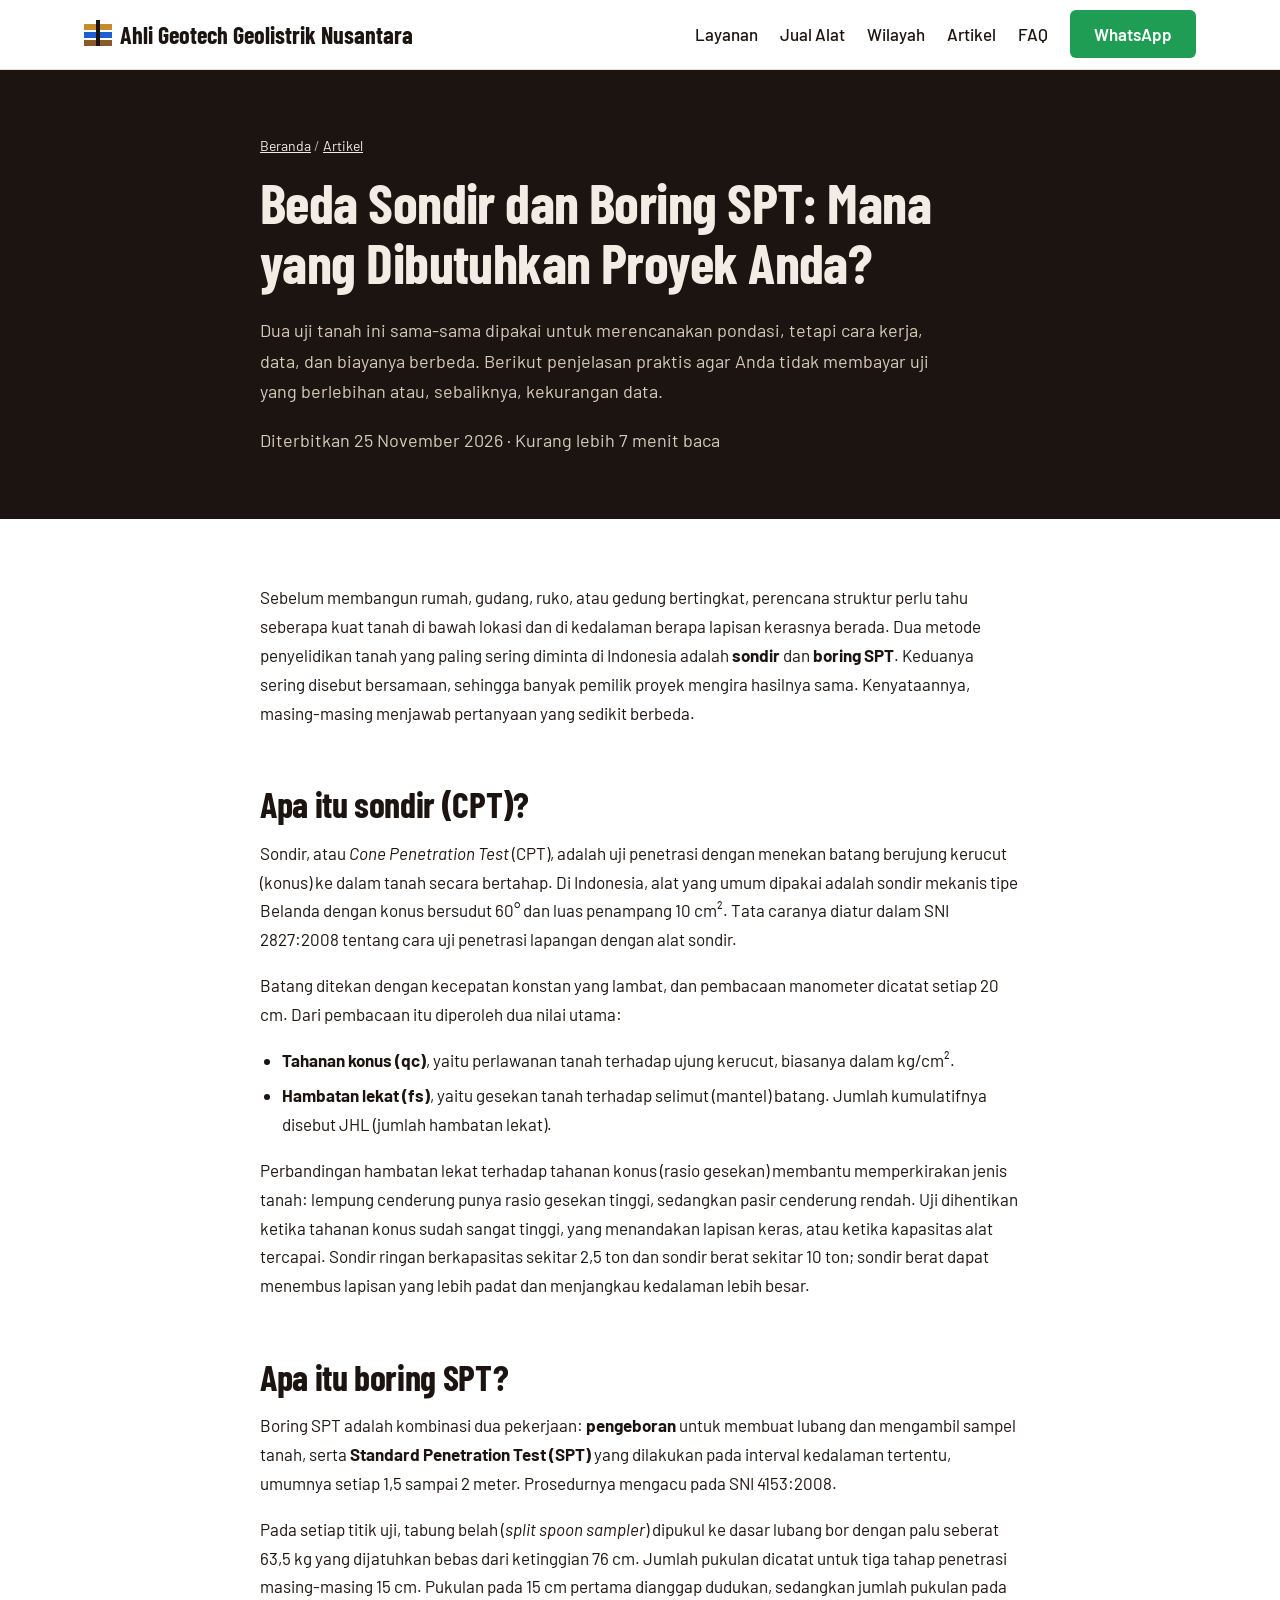
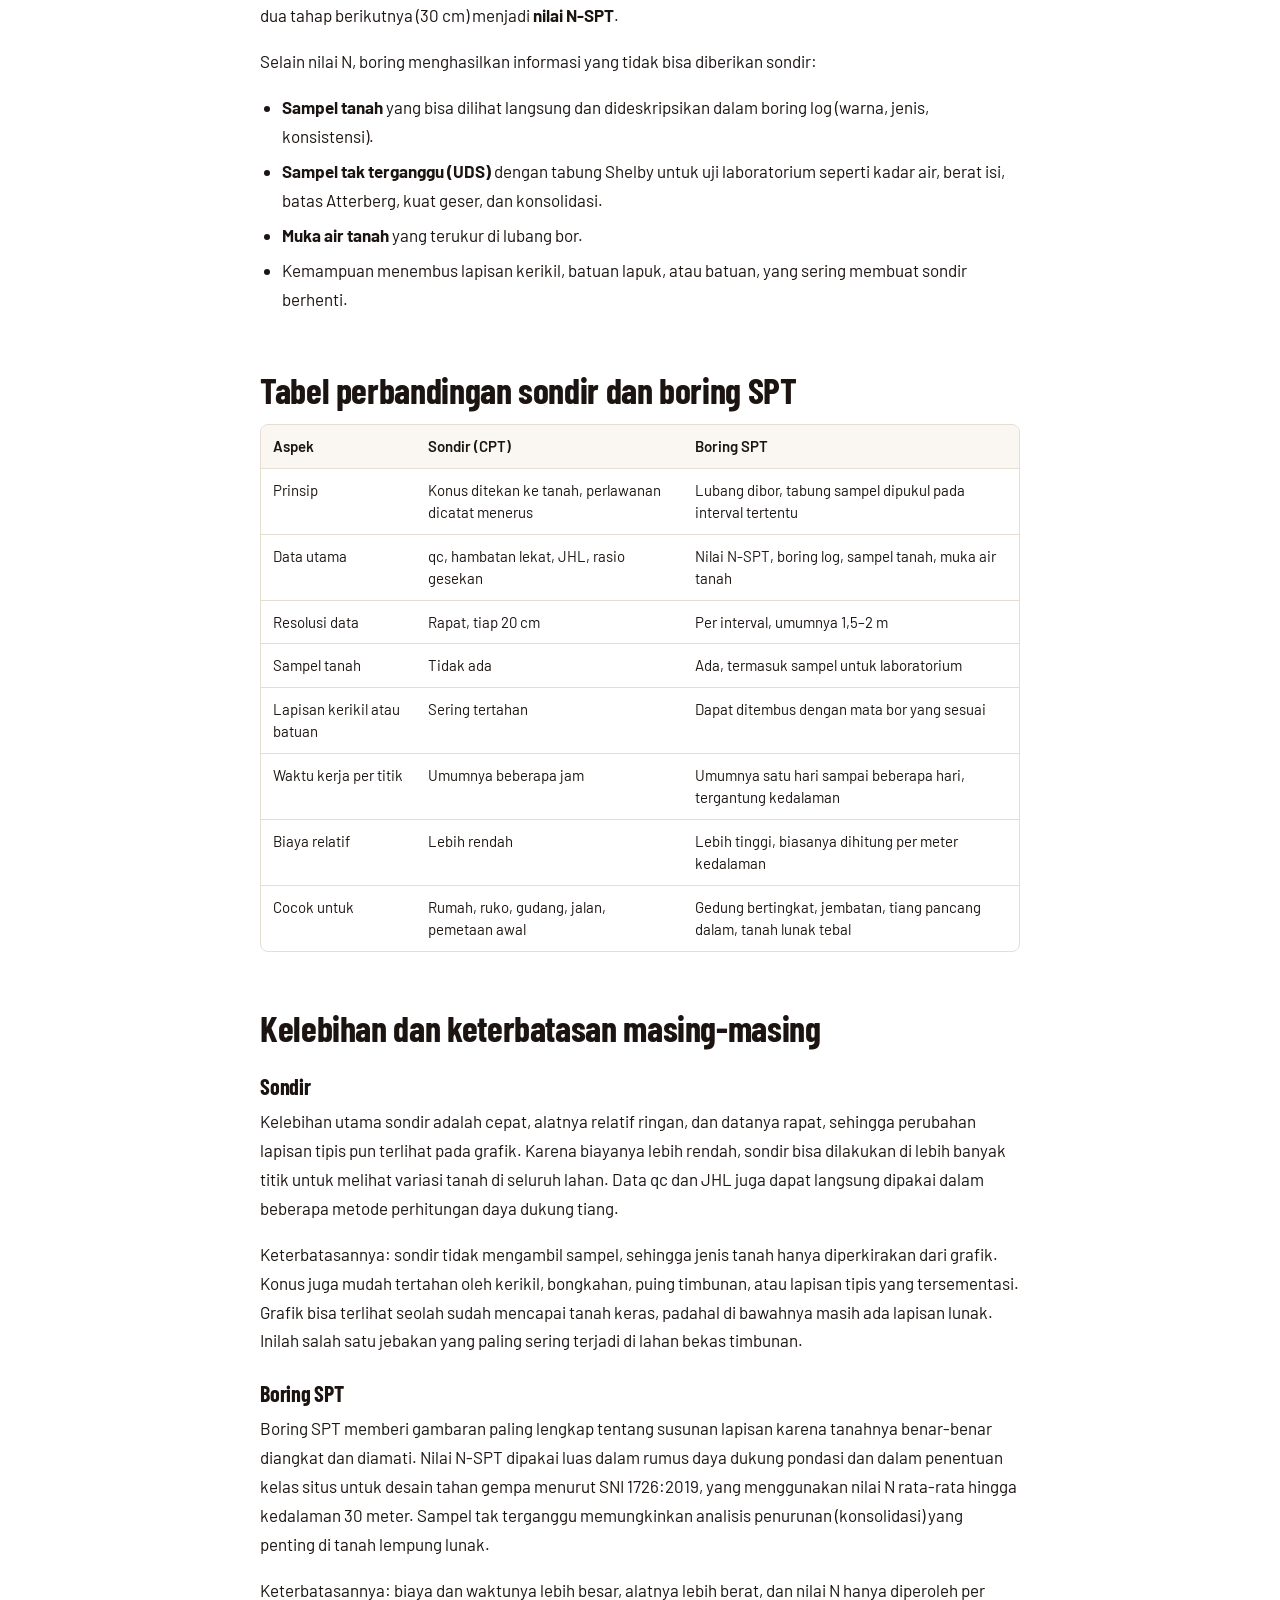
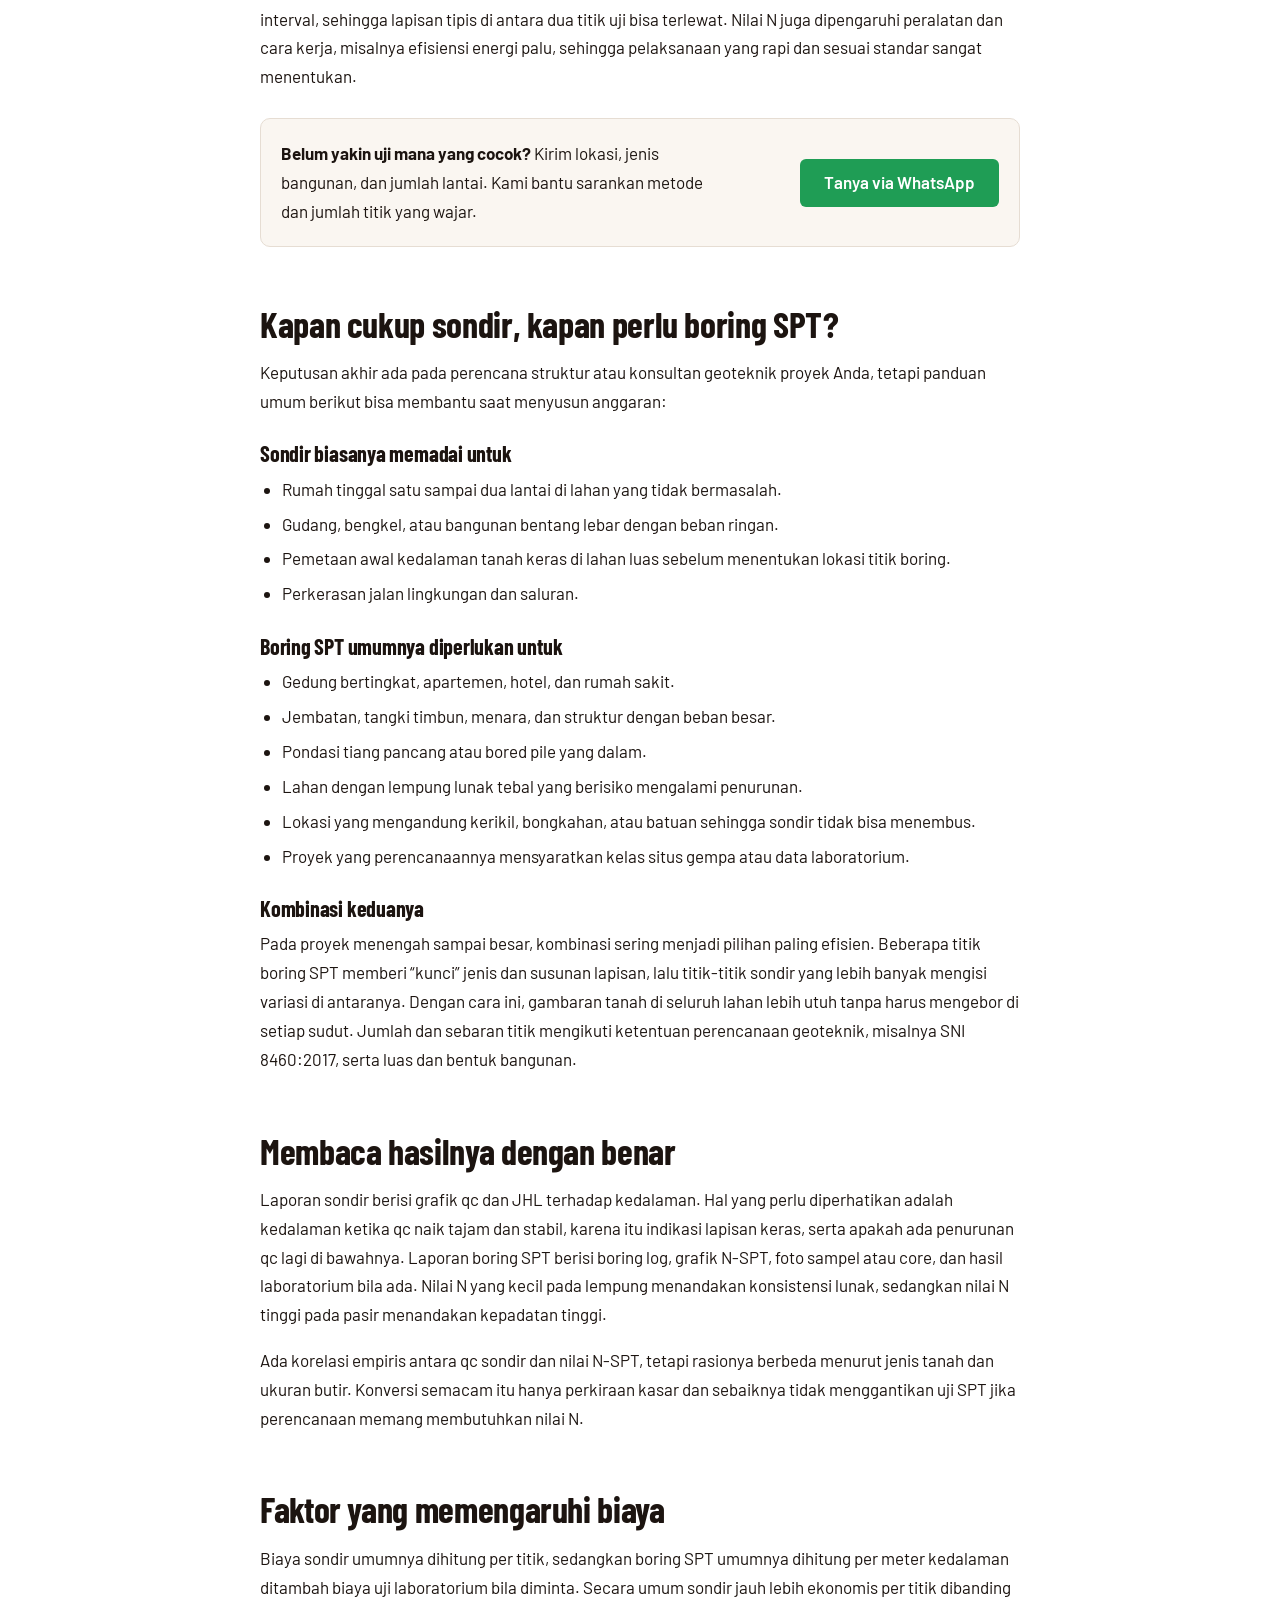
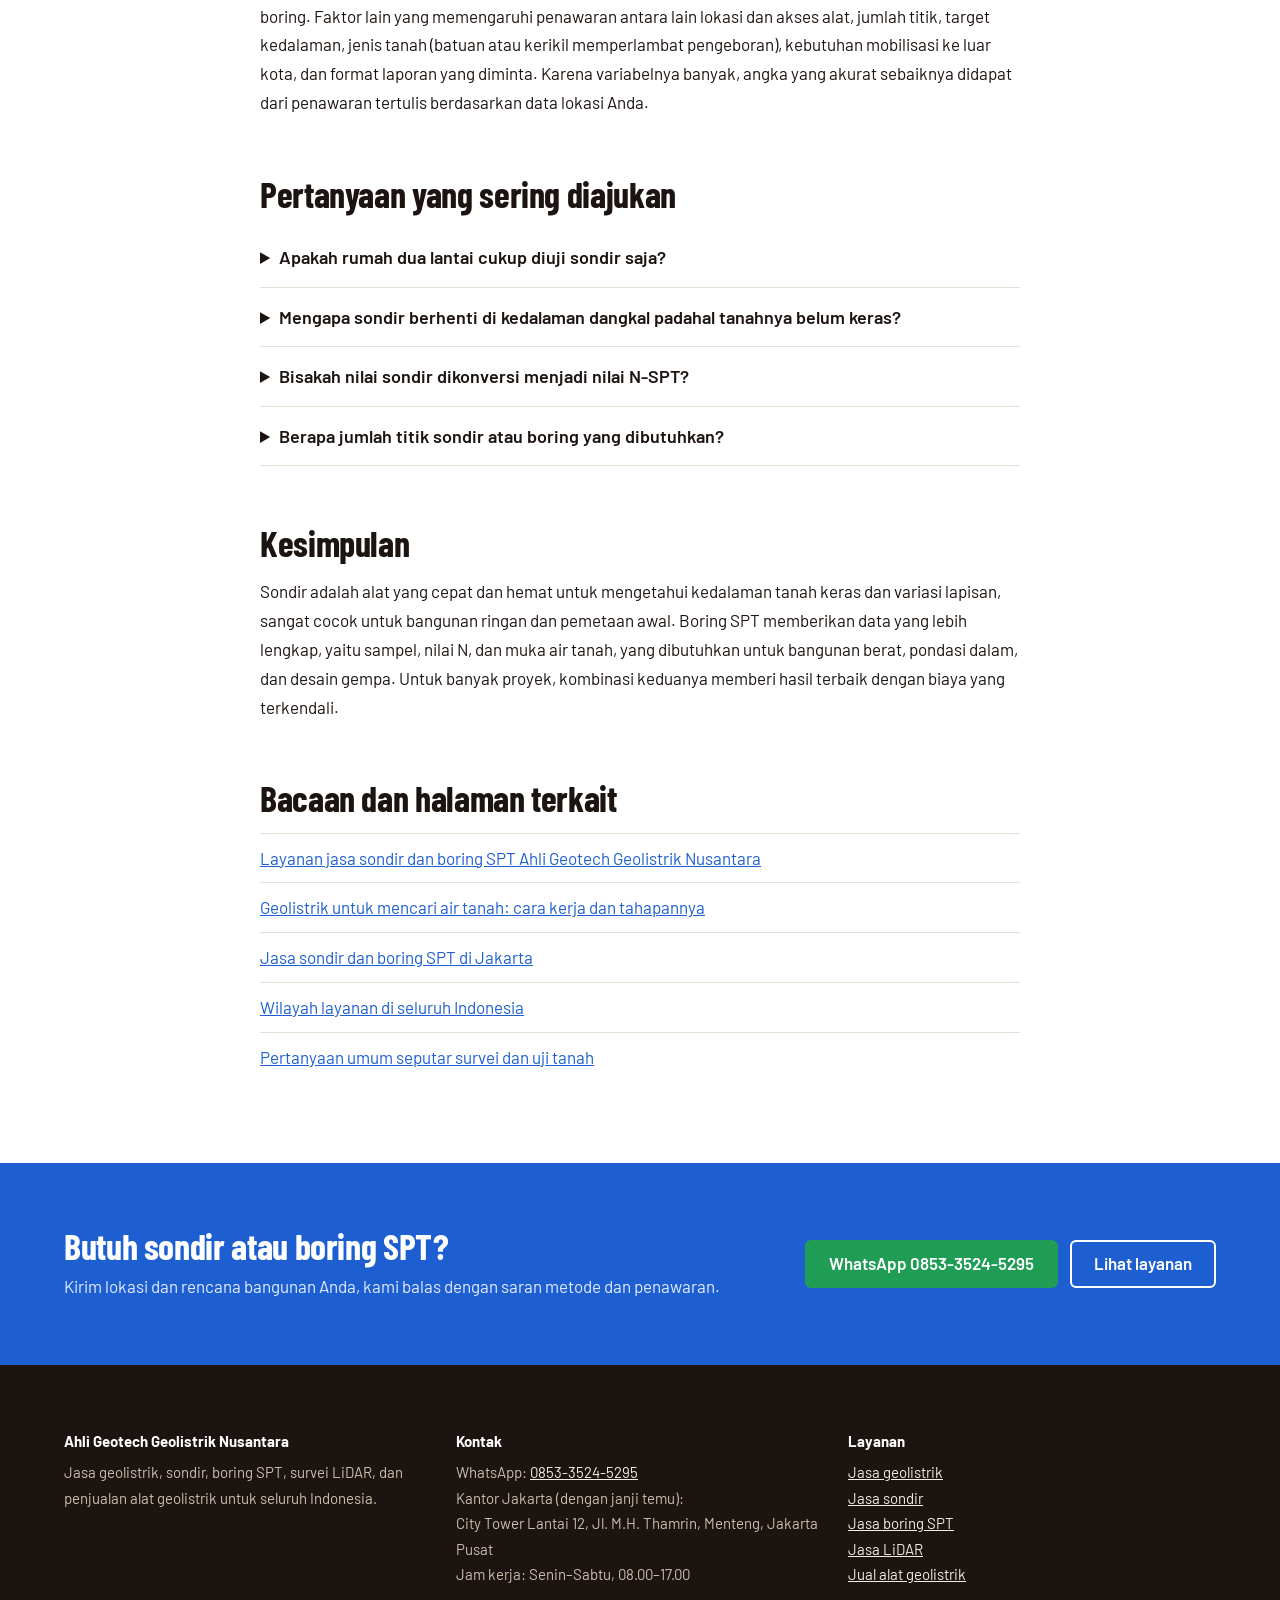
<file: artikel/beda-sondir-dan-boring-spt.html>
<!DOCTYPE html>
<html lang="id">
<head>
<meta charset="utf-8">
<meta name="viewport" content="width=device-width, initial-scale=1">
<title>Beda Sondir dan Boring SPT: Mana yang Dibutuhkan Proyek Anda?</title>
<meta name="description" content="Beda sondir (CPT) dan boring SPT: cara kerja, data yang dihasilkan, kelebihan, batasan, dan kapan dipakai untuk rumah, gudang, gedung bertingkat, atau jembatan.">
<link rel="canonical" href="https://ahligeotechgeolistrik.co.id/artikel/beda-sondir-dan-boring-spt.html">
<meta property="og:title" content="Beda Sondir dan Boring SPT: Mana yang Dibutuhkan Proyek Anda?">
<meta property="og:description" content="Cara kerja, hasil, kelebihan, dan batasan sondir dan boring SPT, plus panduan memilih untuk proyek Anda.">
<meta property="og:type" content="article">
<meta property="og:url" content="https://ahligeotechgeolistrik.co.id/artikel/beda-sondir-dan-boring-spt.html">
<meta property="og:image" content="https://ahligeotechgeolistrik.co.id/assets/foto/sondir-surabaya-sukolilo.jpg">
<meta property="og:locale" content="id_ID">
<link rel="preconnect" href="https://fonts.googleapis.com">
<link rel="preconnect" href="https://fonts.gstatic.com" crossorigin>
<link rel="icon" href="/favicon.svg" type="image/svg+xml">
<link rel="icon" href="/favicon-48.png" sizes="48x48" type="image/png">
<link rel="apple-touch-icon" href="/apple-touch-icon.png">
<link href="https://fonts.googleapis.com/css2?family=Barlow+Condensed:wght@600;700&family=Barlow:wght@400;500;600&display=swap" rel="stylesheet">
<link rel="stylesheet" href="/assets/halaman.css">
<script type="application/ld+json">
{"@context":"https://schema.org","@type":"Article","headline":"Beda Sondir dan Boring SPT: Mana yang Dibutuhkan Proyek Anda?","description":"Perbandingan sondir (CPT) dan boring SPT: cara kerja, data yang dihasilkan, kelebihan, keterbatasan, dan kapan masing-masing dipakai.","inLanguage":"id-ID","datePublished":"2026-11-25","dateModified":"2026-11-25","mainEntityOfPage":"https://ahligeotechgeolistrik.co.id/artikel/beda-sondir-dan-boring-spt.html","author":{"@type":"Organization","name":"Ahli Geotech Geolistrik Nusantara","url":"https://ahligeotechgeolistrik.co.id/"},"publisher":{"@type":"Organization","name":"Ahli Geotech Geolistrik Nusantara","url":"https://ahligeotechgeolistrik.co.id/"}}
</script>
<script type="application/ld+json">
{"@context":"https://schema.org","@type":"BreadcrumbList","itemListElement":[{"@type":"ListItem","position":1,"name":"Beranda","item":"https://ahligeotechgeolistrik.co.id/"},{"@type":"ListItem","position":2,"name":"Artikel","item":"https://ahligeotechgeolistrik.co.id/#artikel"},{"@type":"ListItem","position":3,"name":"Beda Sondir dan Boring SPT","item":"https://ahligeotechgeolistrik.co.id/artikel/beda-sondir-dan-boring-spt.html"}]}
</script>
<script type="application/ld+json">
{"@context":"https://schema.org","@type":"FAQPage","mainEntity":[
{"@type":"Question","name":"Apakah rumah dua lantai cukup diuji sondir saja?","acceptedAnswer":{"@type":"Answer","text":"Pada banyak kasus rumah satu sampai dua lantai di lahan yang tidak bermasalah, sondir umumnya sudah memadai untuk menentukan kedalaman tanah keras dan jenis pondasi. Jika lahan berupa timbunan baru, rawa, atau dekat tebing, konsultasikan dengan perencana apakah perlu boring."}},
{"@type":"Question","name":"Mengapa sondir berhenti di kedalaman dangkal padahal tanahnya belum keras?","acceptedAnswer":{"@type":"Answer","text":"Ujung konus bisa tertahan kerikil, bongkahan batu, sisa bangunan, atau lapisan sementasi tipis. Hasilnya tampak seperti tanah keras padahal di bawahnya masih ada lapisan lunak. Dalam kondisi ini boring SPT membantu memastikan susunan lapisan."}},
{"@type":"Question","name":"Bisakah nilai sondir dikonversi menjadi nilai N-SPT?","acceptedAnswer":{"@type":"Answer","text":"Ada korelasi empiris antara tahanan konus dan N-SPT, tetapi rasionya berbeda menurut jenis tanah dan ukuran butir. Konversi semacam itu hanya perkiraan dan sebaiknya tidak menggantikan uji SPT bila perencanaan memang mensyaratkan nilai N."}},
{"@type":"Question","name":"Berapa jumlah titik sondir atau boring yang dibutuhkan?","acceptedAnswer":{"@type":"Answer","text":"Jumlah titik bergantung pada luas dan bentuk bangunan, beban, variasi tanah, serta ketentuan perencana. Konsultan geoteknik biasanya menetapkannya berdasarkan SNI 8460:2017 dan kondisi lapangan."}}]}
</script>
</head>
<body>
<nav aria-label="Menu utama"><div class="wrap">
  <a class="logo" href="/"><svg viewBox="0 0 28 28" aria-hidden="true"><rect y="4" width="28" height="6" fill="#c98a2e"/><rect y="12" width="28" height="6" fill="#1d5fd1"/><rect y="20" width="28" height="6" fill="#8a5a2b"/><rect x="12" y="0" width="4" height="26" fill="currentColor"/></svg>Ahli Geotech Geolistrik Nusantara</a>
  <span class="links">
    <a class="l" href="/#layanan">Layanan</a>
    <a class="l" href="/jual-alat-geolistrik.html">Jual Alat</a>
    <a class="l" href="/#wilayah">Wilayah</a>
    <a class="l" href="/#artikel">Artikel</a>
    <a class="l" href="/#faq">FAQ</a>
  </span>
  <a class="btn wa" href="https://wa.me/6285335245295">WhatsApp</a>
</div></nav>

<header class="band head"><div class="wrap body">
  <div class="crumb"><a href="/">Beranda</a> / <a href="/#artikel">Artikel</a></div>
  <h1>Beda Sondir dan Boring SPT: Mana yang Dibutuhkan Proyek Anda?</h1>
  <p>Dua uji tanah ini sama-sama dipakai untuk merencanakan pondasi, tetapi cara kerja, data, dan biayanya berbeda. Berikut penjelasan praktis agar Anda tidak membayar uji yang berlebihan atau, sebaliknya, kekurangan data.</p>
  <p class="meta">Diterbitkan 25 November 2026 · Kurang lebih 7 menit baca</p>
</div></header>

<main class="band"><article class="body">

<p>Sebelum membangun rumah, gudang, ruko, atau gedung bertingkat, perencana struktur perlu tahu seberapa kuat tanah di bawah lokasi dan di kedalaman berapa lapisan kerasnya berada. Dua metode penyelidikan tanah yang paling sering diminta di Indonesia adalah <strong>sondir</strong> dan <strong>boring SPT</strong>. Keduanya sering disebut bersamaan, sehingga banyak pemilik proyek mengira hasilnya sama. Kenyataannya, masing-masing menjawab pertanyaan yang sedikit berbeda.</p>

<h2>Apa itu sondir (CPT)?</h2>
<p>Sondir, atau <em>Cone Penetration Test</em> (CPT), adalah uji penetrasi dengan menekan batang berujung kerucut (konus) ke dalam tanah secara bertahap. Di Indonesia, alat yang umum dipakai adalah sondir mekanis tipe Belanda dengan konus bersudut 60° dan luas penampang 10 cm². Tata caranya diatur dalam SNI 2827:2008 tentang cara uji penetrasi lapangan dengan alat sondir.</p>
<p>Batang ditekan dengan kecepatan konstan yang lambat, dan pembacaan manometer dicatat setiap 20 cm. Dari pembacaan itu diperoleh dua nilai utama:</p>
<ul>
  <li><strong>Tahanan konus (qc)</strong>, yaitu perlawanan tanah terhadap ujung kerucut, biasanya dalam kg/cm².</li>
  <li><strong>Hambatan lekat (fs)</strong>, yaitu gesekan tanah terhadap selimut (mantel) batang. Jumlah kumulatifnya disebut JHL (jumlah hambatan lekat).</li>
</ul>
<p>Perbandingan hambatan lekat terhadap tahanan konus (rasio gesekan) membantu memperkirakan jenis tanah: lempung cenderung punya rasio gesekan tinggi, sedangkan pasir cenderung rendah. Uji dihentikan ketika tahanan konus sudah sangat tinggi, yang menandakan lapisan keras, atau ketika kapasitas alat tercapai. Sondir ringan berkapasitas sekitar 2,5 ton dan sondir berat sekitar 10 ton; sondir berat dapat menembus lapisan yang lebih padat dan menjangkau kedalaman lebih besar.</p>

<h2>Apa itu boring SPT?</h2>
<p>Boring SPT adalah kombinasi dua pekerjaan: <strong>pengeboran</strong> untuk membuat lubang dan mengambil sampel tanah, serta <strong>Standard Penetration Test (SPT)</strong> yang dilakukan pada interval kedalaman tertentu, umumnya setiap 1,5 sampai 2 meter. Prosedurnya mengacu pada SNI 4153:2008.</p>
<p>Pada setiap titik uji, tabung belah (<em>split spoon sampler</em>) dipukul ke dasar lubang bor dengan palu seberat 63,5 kg yang dijatuhkan bebas dari ketinggian 76 cm. Jumlah pukulan dicatat untuk tiga tahap penetrasi masing-masing 15 cm. Pukulan pada 15 cm pertama dianggap dudukan, sedangkan jumlah pukulan pada dua tahap berikutnya (30 cm) menjadi <strong>nilai N-SPT</strong>.</p>
<p>Selain nilai N, boring menghasilkan informasi yang tidak bisa diberikan sondir:</p>
<ul>
  <li><strong>Sampel tanah</strong> yang bisa dilihat langsung dan dideskripsikan dalam boring log (warna, jenis, konsistensi).</li>
  <li><strong>Sampel tak terganggu (UDS)</strong> dengan tabung Shelby untuk uji laboratorium seperti kadar air, berat isi, batas Atterberg, kuat geser, dan konsolidasi.</li>
  <li><strong>Muka air tanah</strong> yang terukur di lubang bor.</li>
  <li>Kemampuan menembus lapisan kerikil, batuan lapuk, atau batuan, yang sering membuat sondir berhenti.</li>
</ul>

<h2>Tabel perbandingan sondir dan boring SPT</h2>
<div class="tbl"><table>
  <thead><tr><th>Aspek</th><th>Sondir (CPT)</th><th>Boring SPT</th></tr></thead>
  <tbody>
    <tr><td>Prinsip</td><td>Konus ditekan ke tanah, perlawanan dicatat menerus</td><td>Lubang dibor, tabung sampel dipukul pada interval tertentu</td></tr>
    <tr><td>Data utama</td><td>qc, hambatan lekat, JHL, rasio gesekan</td><td>Nilai N-SPT, boring log, sampel tanah, muka air tanah</td></tr>
    <tr><td>Resolusi data</td><td>Rapat, tiap 20 cm</td><td>Per interval, umumnya 1,5–2 m</td></tr>
    <tr><td>Sampel tanah</td><td>Tidak ada</td><td>Ada, termasuk sampel untuk laboratorium</td></tr>
    <tr><td>Lapisan kerikil atau batuan</td><td>Sering tertahan</td><td>Dapat ditembus dengan mata bor yang sesuai</td></tr>
    <tr><td>Waktu kerja per titik</td><td>Umumnya beberapa jam</td><td>Umumnya satu hari sampai beberapa hari, tergantung kedalaman</td></tr>
    <tr><td>Biaya relatif</td><td>Lebih rendah</td><td>Lebih tinggi, biasanya dihitung per meter kedalaman</td></tr>
    <tr><td>Cocok untuk</td><td>Rumah, ruko, gudang, jalan, pemetaan awal</td><td>Gedung bertingkat, jembatan, tiang pancang dalam, tanah lunak tebal</td></tr>
  </tbody>
</table></div>

<h2>Kelebihan dan keterbatasan masing-masing</h2>
<h3>Sondir</h3>
<p>Kelebihan utama sondir adalah cepat, alatnya relatif ringan, dan datanya rapat, sehingga perubahan lapisan tipis pun terlihat pada grafik. Karena biayanya lebih rendah, sondir bisa dilakukan di lebih banyak titik untuk melihat variasi tanah di seluruh lahan. Data qc dan JHL juga dapat langsung dipakai dalam beberapa metode perhitungan daya dukung tiang.</p>
<p>Keterbatasannya: sondir tidak mengambil sampel, sehingga jenis tanah hanya diperkirakan dari grafik. Konus juga mudah tertahan oleh kerikil, bongkahan, puing timbunan, atau lapisan tipis yang tersementasi. Grafik bisa terlihat seolah sudah mencapai tanah keras, padahal di bawahnya masih ada lapisan lunak. Inilah salah satu jebakan yang paling sering terjadi di lahan bekas timbunan.</p>
<h3>Boring SPT</h3>
<p>Boring SPT memberi gambaran paling lengkap tentang susunan lapisan karena tanahnya benar-benar diangkat dan diamati. Nilai N-SPT dipakai luas dalam rumus daya dukung pondasi dan dalam penentuan kelas situs untuk desain tahan gempa menurut SNI 1726:2019, yang menggunakan nilai N rata-rata hingga kedalaman 30 meter. Sampel tak terganggu memungkinkan analisis penurunan (konsolidasi) yang penting di tanah lempung lunak.</p>
<p>Keterbatasannya: biaya dan waktunya lebih besar, alatnya lebih berat, dan nilai N hanya diperoleh per interval, sehingga lapisan tipis di antara dua titik uji bisa terlewat. Nilai N juga dipengaruhi peralatan dan cara kerja, misalnya efisiensi energi palu, sehingga pelaksanaan yang rapi dan sesuai standar sangat menentukan.</p>

<div class="waBox">
  <p><strong>Belum yakin uji mana yang cocok?</strong> Kirim lokasi, jenis bangunan, dan jumlah lantai. Kami bantu sarankan metode dan jumlah titik yang wajar.</p>
  <a class="btn wa" href="https://wa.me/6285335245295?text=Halo%2C%20saya%20ingin%20konsultasi%20sondir%20atau%20boring%20SPT">Tanya via WhatsApp</a>
</div>

<h2>Kapan cukup sondir, kapan perlu boring SPT?</h2>
<p>Keputusan akhir ada pada perencana struktur atau konsultan geoteknik proyek Anda, tetapi panduan umum berikut bisa membantu saat menyusun anggaran:</p>
<h3>Sondir biasanya memadai untuk</h3>
<ul>
  <li>Rumah tinggal satu sampai dua lantai di lahan yang tidak bermasalah.</li>
  <li>Gudang, bengkel, atau bangunan bentang lebar dengan beban ringan.</li>
  <li>Pemetaan awal kedalaman tanah keras di lahan luas sebelum menentukan lokasi titik boring.</li>
  <li>Perkerasan jalan lingkungan dan saluran.</li>
</ul>
<h3>Boring SPT umumnya diperlukan untuk</h3>
<ul>
  <li>Gedung bertingkat, apartemen, hotel, dan rumah sakit.</li>
  <li>Jembatan, tangki timbun, menara, dan struktur dengan beban besar.</li>
  <li>Pondasi tiang pancang atau bored pile yang dalam.</li>
  <li>Lahan dengan lempung lunak tebal yang berisiko mengalami penurunan.</li>
  <li>Lokasi yang mengandung kerikil, bongkahan, atau batuan sehingga sondir tidak bisa menembus.</li>
  <li>Proyek yang perencanaannya mensyaratkan kelas situs gempa atau data laboratorium.</li>
</ul>
<h3>Kombinasi keduanya</h3>
<p>Pada proyek menengah sampai besar, kombinasi sering menjadi pilihan paling efisien. Beberapa titik boring SPT memberi “kunci” jenis dan susunan lapisan, lalu titik-titik sondir yang lebih banyak mengisi variasi di antaranya. Dengan cara ini, gambaran tanah di seluruh lahan lebih utuh tanpa harus mengebor di setiap sudut. Jumlah dan sebaran titik mengikuti ketentuan perencanaan geoteknik, misalnya SNI 8460:2017, serta luas dan bentuk bangunan.</p>

<h2>Membaca hasilnya dengan benar</h2>
<p>Laporan sondir berisi grafik qc dan JHL terhadap kedalaman. Hal yang perlu diperhatikan adalah kedalaman ketika qc naik tajam dan stabil, karena itu indikasi lapisan keras, serta apakah ada penurunan qc lagi di bawahnya. Laporan boring SPT berisi boring log, grafik N-SPT, foto sampel atau core, dan hasil laboratorium bila ada. Nilai N yang kecil pada lempung menandakan konsistensi lunak, sedangkan nilai N tinggi pada pasir menandakan kepadatan tinggi.</p>
<p>Ada korelasi empiris antara qc sondir dan nilai N-SPT, tetapi rasionya berbeda menurut jenis tanah dan ukuran butir. Konversi semacam itu hanya perkiraan kasar dan sebaiknya tidak menggantikan uji SPT jika perencanaan memang membutuhkan nilai N.</p>

<h2>Faktor yang memengaruhi biaya</h2>
<p>Biaya sondir umumnya dihitung per titik, sedangkan boring SPT umumnya dihitung per meter kedalaman ditambah biaya uji laboratorium bila diminta. Secara umum sondir jauh lebih ekonomis per titik dibanding boring. Faktor lain yang memengaruhi penawaran antara lain lokasi dan akses alat, jumlah titik, target kedalaman, jenis tanah (batuan atau kerikil memperlambat pengeboran), kebutuhan mobilisasi ke luar kota, dan format laporan yang diminta. Karena variabelnya banyak, angka yang akurat sebaiknya didapat dari penawaran tertulis berdasarkan data lokasi Anda.</p>

<h2>Pertanyaan yang sering diajukan</h2>
<details><summary>Apakah rumah dua lantai cukup diuji sondir saja?</summary><p>Pada banyak kasus rumah satu sampai dua lantai di lahan yang tidak bermasalah, sondir umumnya sudah memadai untuk menentukan kedalaman tanah keras dan jenis pondasi. Jika lahan berupa timbunan baru, rawa, atau dekat tebing, konsultasikan dengan perencana apakah perlu boring.</p></details>
<details><summary>Mengapa sondir berhenti di kedalaman dangkal padahal tanahnya belum keras?</summary><p>Ujung konus bisa tertahan kerikil, bongkahan batu, sisa bangunan, atau lapisan sementasi tipis. Hasilnya tampak seperti tanah keras padahal di bawahnya masih ada lapisan lunak. Dalam kondisi ini boring SPT membantu memastikan susunan lapisan.</p></details>
<details><summary>Bisakah nilai sondir dikonversi menjadi nilai N-SPT?</summary><p>Ada korelasi empiris antara tahanan konus dan N-SPT, tetapi rasionya berbeda menurut jenis tanah dan ukuran butir. Konversi semacam itu hanya perkiraan dan sebaiknya tidak menggantikan uji SPT bila perencanaan memang mensyaratkan nilai N.</p></details>
<details><summary>Berapa jumlah titik sondir atau boring yang dibutuhkan?</summary><p>Jumlah titik bergantung pada luas dan bentuk bangunan, beban, variasi tanah, serta ketentuan perencana. Konsultan geoteknik biasanya menetapkannya berdasarkan SNI 8460:2017 dan kondisi lapangan.</p></details>

<h2>Kesimpulan</h2>
<p>Sondir adalah alat yang cepat dan hemat untuk mengetahui kedalaman tanah keras dan variasi lapisan, sangat cocok untuk bangunan ringan dan pemetaan awal. Boring SPT memberikan data yang lebih lengkap, yaitu sampel, nilai N, dan muka air tanah, yang dibutuhkan untuk bangunan berat, pondasi dalam, dan desain gempa. Untuk banyak proyek, kombinasi keduanya memberi hasil terbaik dengan biaya yang terkendali.</p>

<h2>Bacaan dan halaman terkait</h2>
<ul class="rel">
  <li><a href="/#layanan">Layanan jasa sondir dan boring SPT Ahli Geotech Geolistrik Nusantara</a></li>
  <li><a href="/artikel/geolistrik-untuk-mencari-air-tanah.html">Geolistrik untuk mencari air tanah: cara kerja dan tahapannya</a></li>
  <li><a href="/wilayah/jakarta.html">Jasa sondir dan boring SPT di Jakarta</a></li>
  <li><a href="/#wilayah">Wilayah layanan di seluruh Indonesia</a></li>
  <li><a href="/#faq">Pertanyaan umum seputar survei dan uji tanah</a></li>
</ul>

</article></main>

<section class="band cta"><div class="wrap">
  <div><h2>Butuh sondir atau boring SPT?</h2><p>Kirim lokasi dan rencana bangunan Anda, kami balas dengan saran metode dan penawaran.</p></div>
  <div style="display:flex;flex-wrap:wrap;gap:12px"><a class="btn wa" href="https://wa.me/6285335245295?text=Halo%2C%20saya%20butuh%20penawaran%20sondir%20%2F%20boring%20SPT">WhatsApp 0853-3524-5295</a><a class="btn ghost" href="/#layanan">Lihat layanan</a></div>
</div></section>

<footer class="band"><div class="wrap">
  <div><b>Ahli Geotech Geolistrik Nusantara</b>Jasa geolistrik, sondir, boring SPT, survei LiDAR, dan penjualan alat geolistrik untuk seluruh Indonesia.</div>
  <div><b>Kontak</b>WhatsApp: <a href="https://wa.me/6285335245295">0853-3524-5295</a><br>Kantor Jakarta (dengan janji temu):<br>City Tower Lantai 12, Jl. M.H. Thamrin, Menteng, Jakarta Pusat<br>Jam kerja: Senin–Sabtu, 08.00–17.00</div>
  <div><b>Layanan</b><a href="/#layanan">Jasa geolistrik</a><br><a href="/#layanan">Jasa sondir</a><br><a href="/#layanan">Jasa boring SPT</a><br><a href="/#layanan">Jasa LiDAR</a><br><a href="/jual-alat-geolistrik.html">Jual alat geolistrik</a></div>
</div>
</footer>
</body>
</html>
</file>
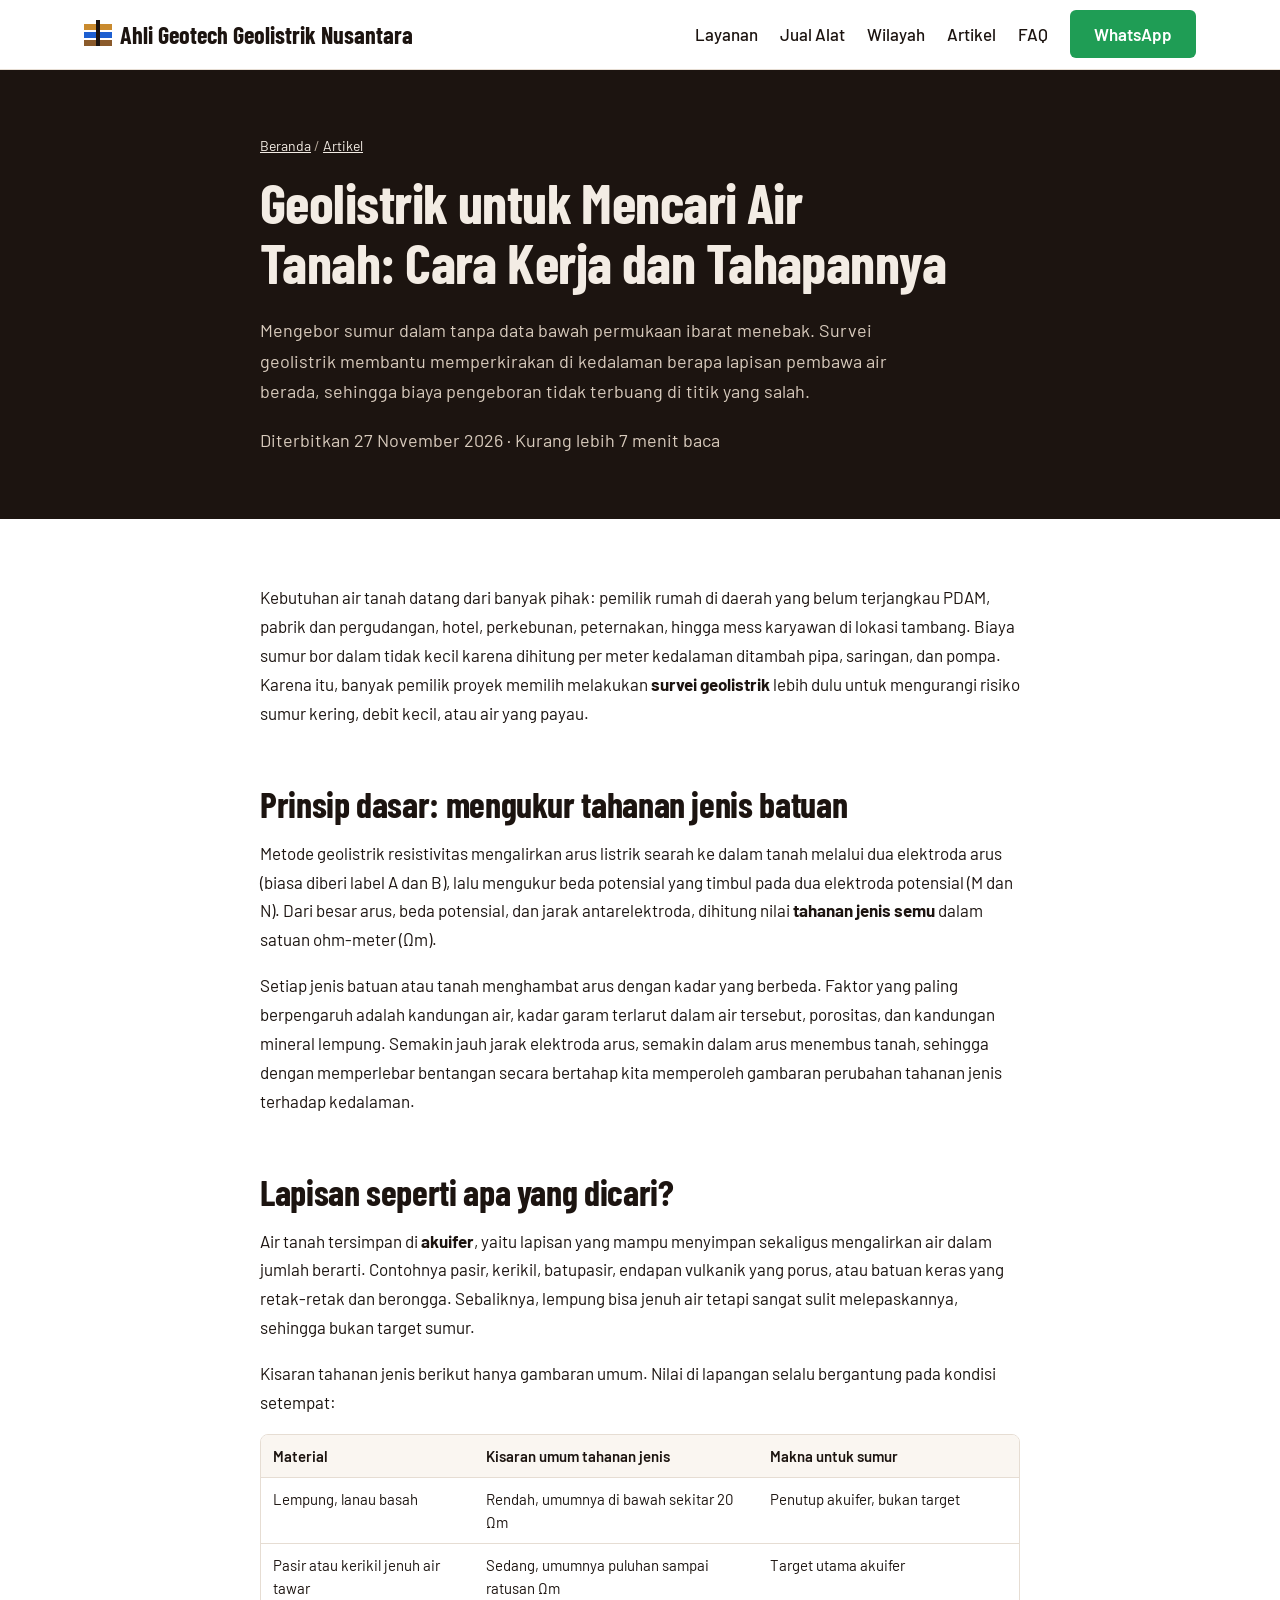
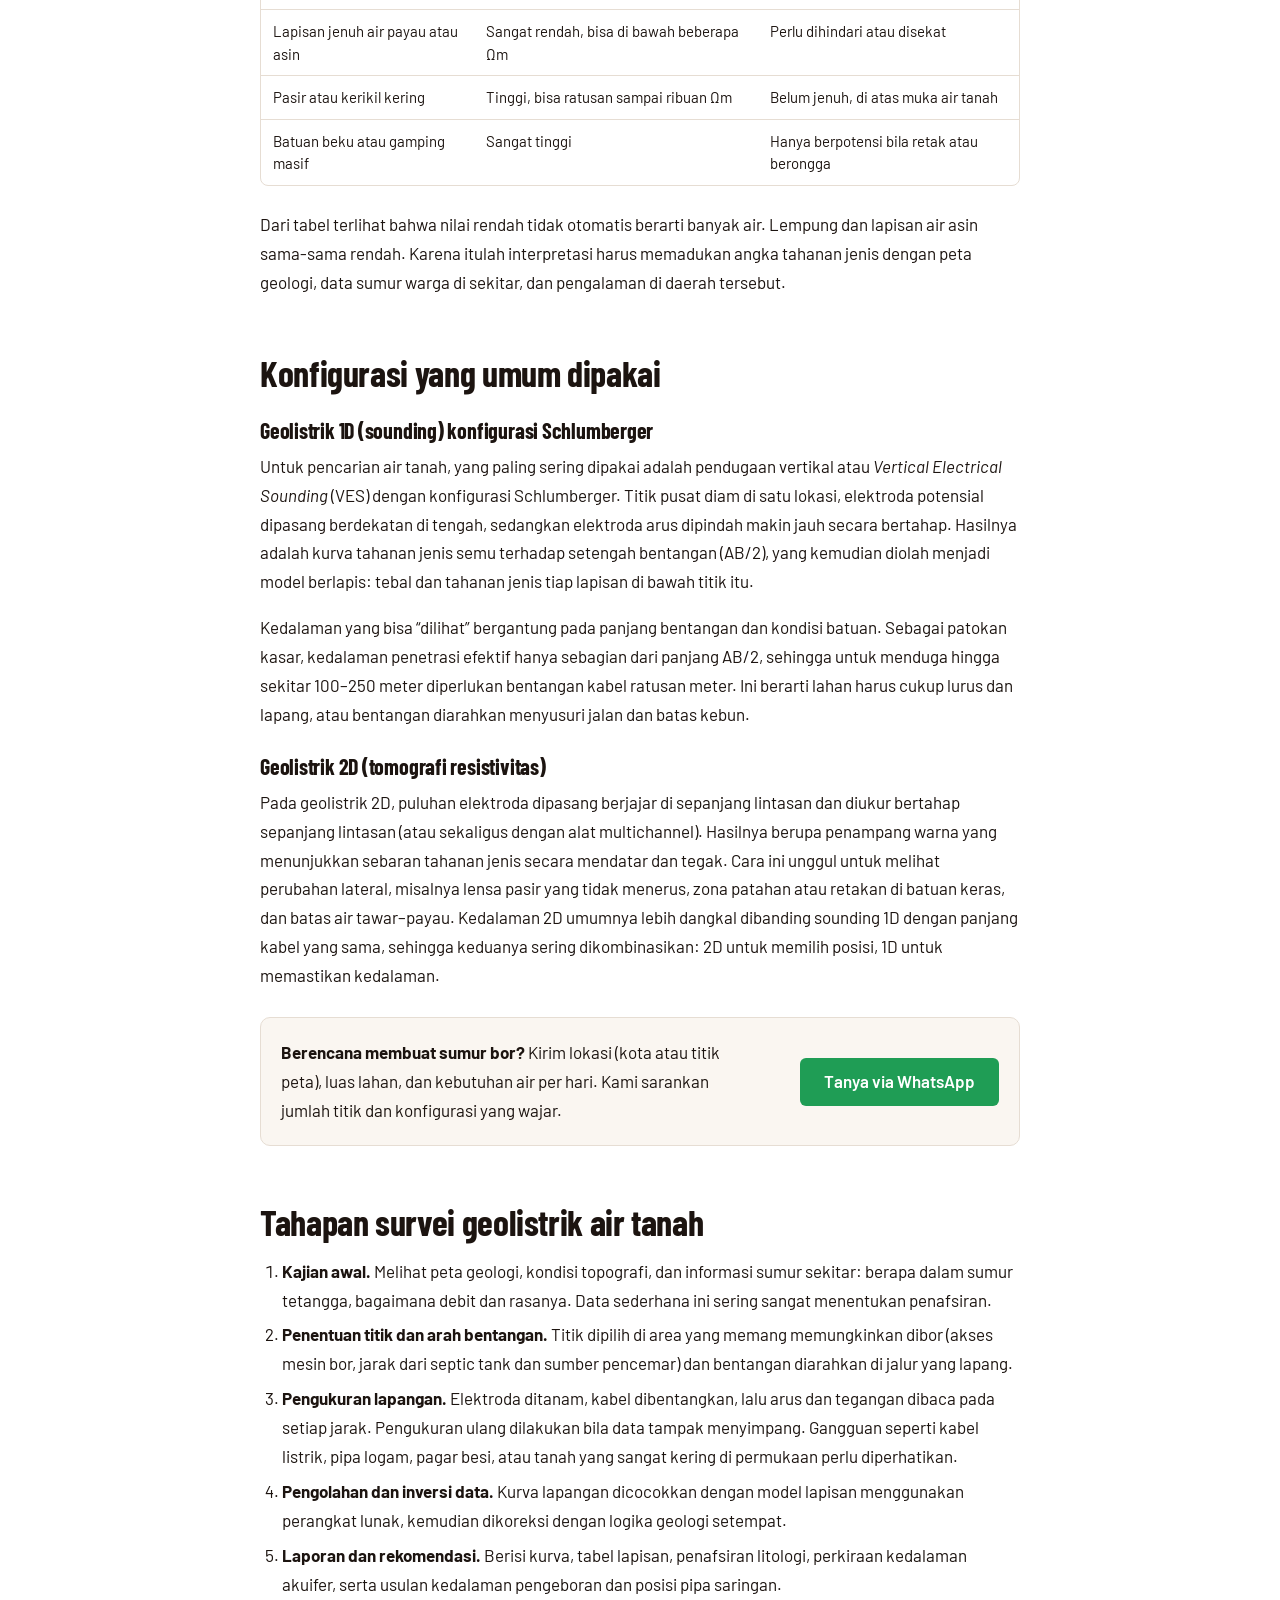
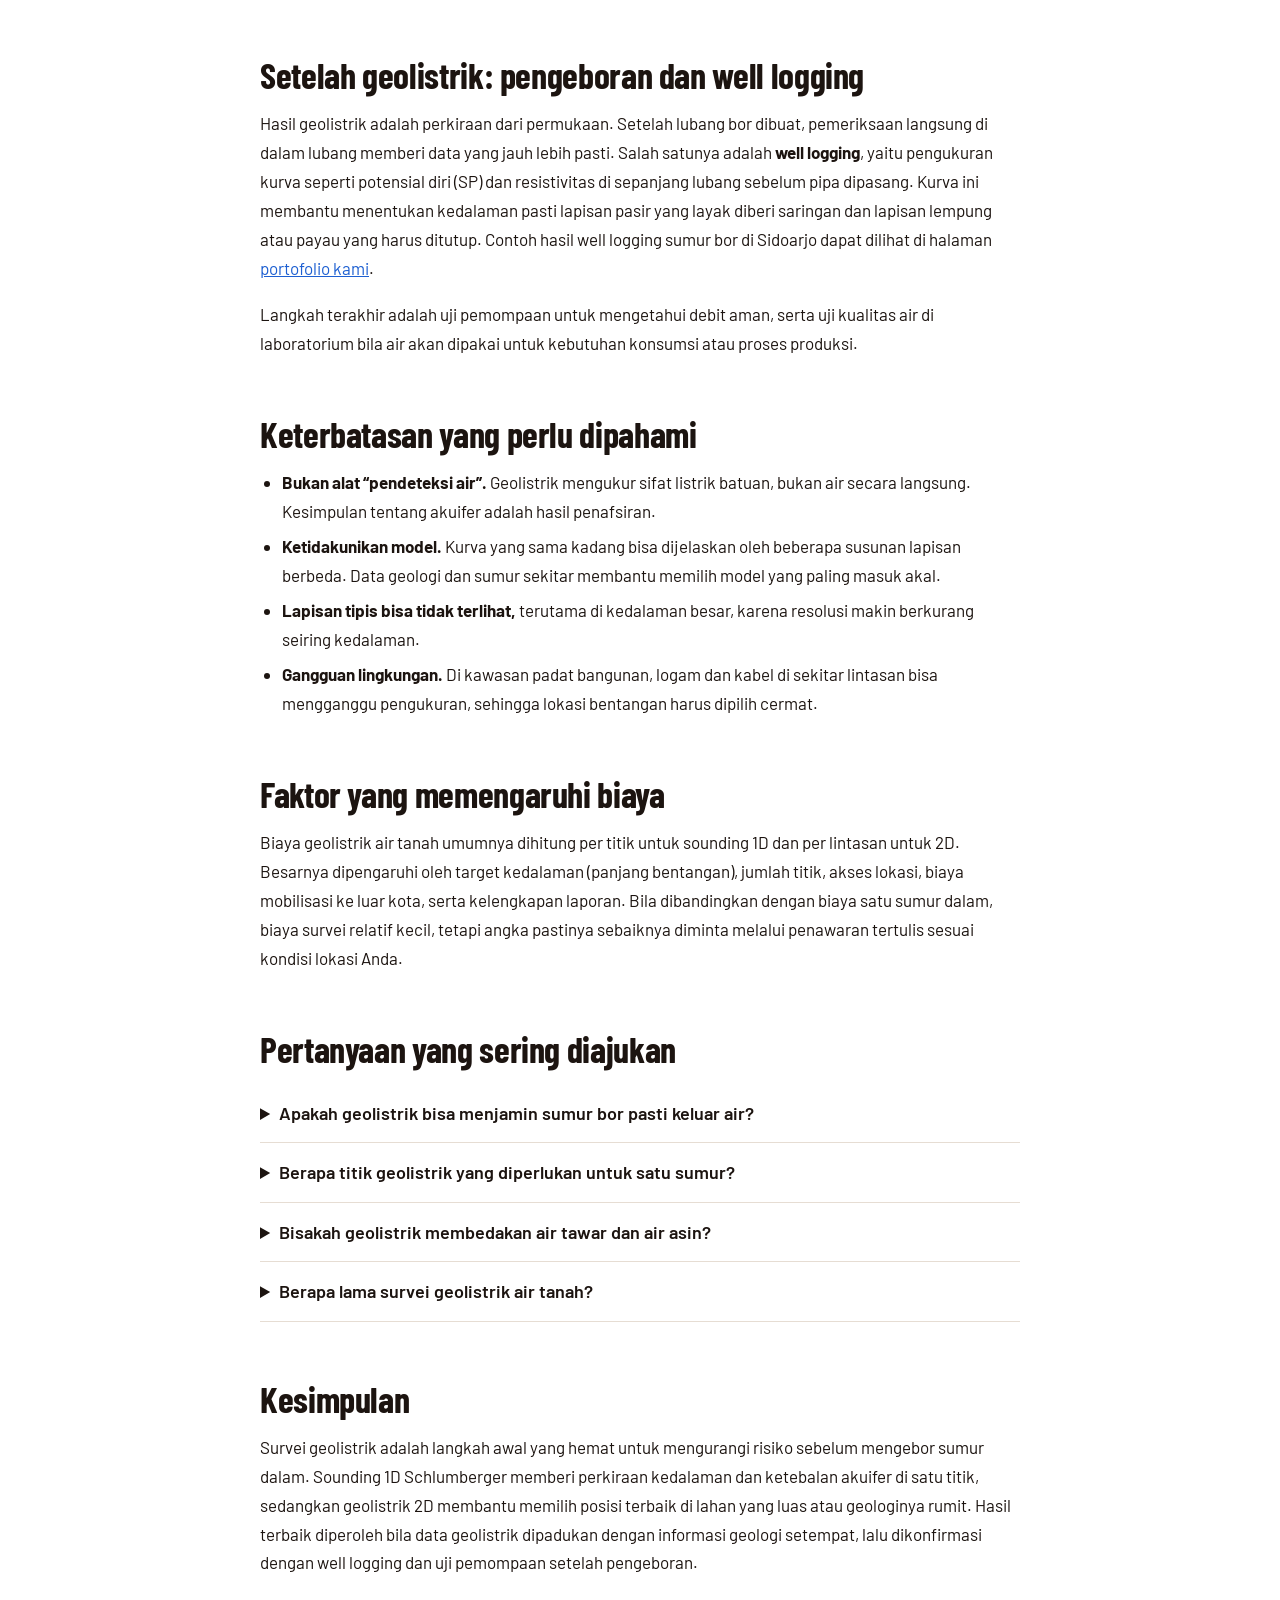
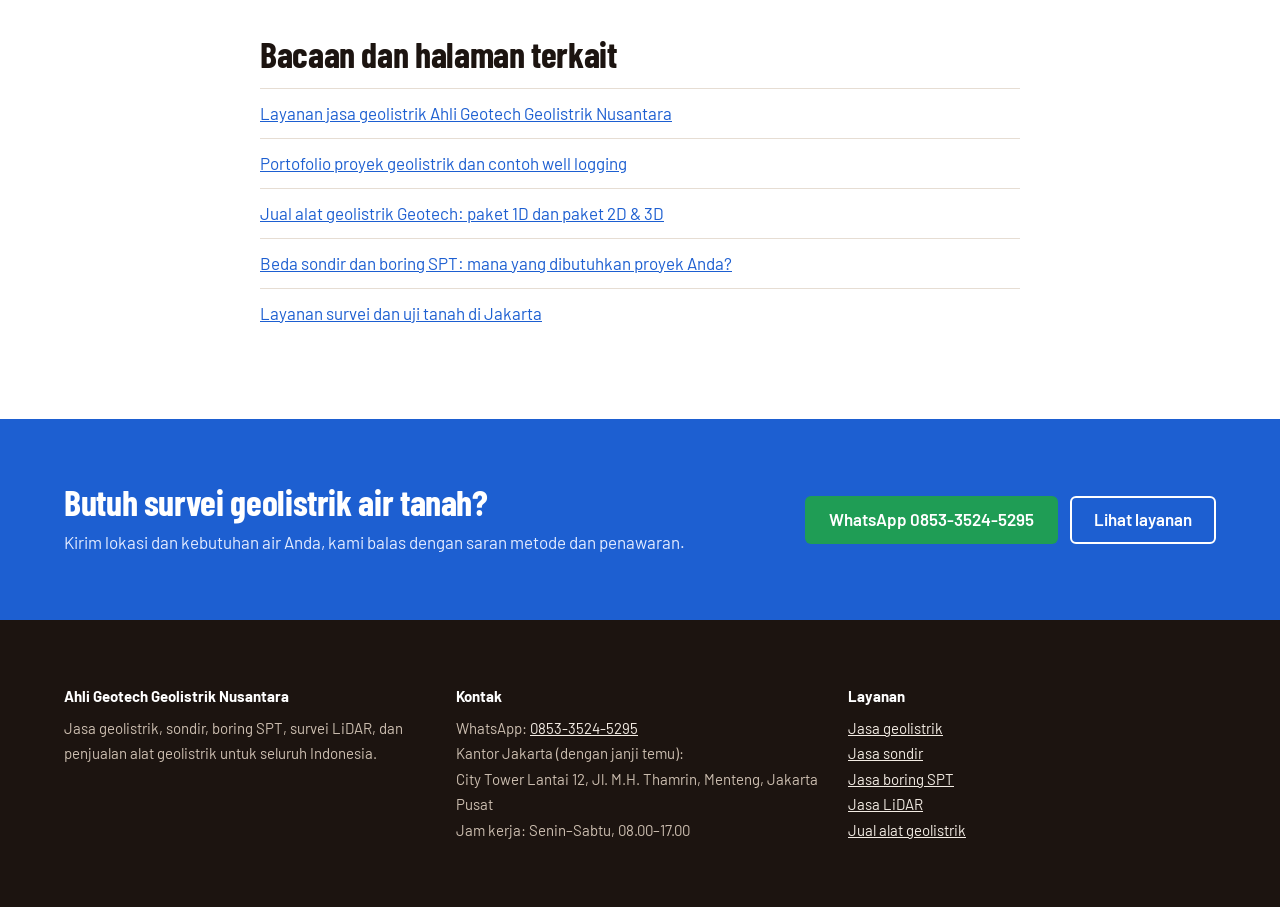
<file: artikel/geolistrik-untuk-mencari-air-tanah.html>
<!DOCTYPE html>
<html lang="id">
<head>
<meta charset="utf-8">
<meta name="viewport" content="width=device-width, initial-scale=1">
<title>Geolistrik untuk Mencari Air Tanah: Cara Kerja dan Tahapannya</title>
<meta name="description" content="Panduan geolistrik sebelum membuat sumur bor: cara kerja metode resistivitas, Schlumberger 1D vs 2D, membaca tahanan jenis akuifer, keterbatasan, dan faktor biaya.">
<link rel="canonical" href="https://ahligeotechgeolistrik.co.id/artikel/geolistrik-untuk-mencari-air-tanah.html">
<meta property="og:title" content="Geolistrik untuk Mencari Air Tanah: Cara Kerja dan Tahapannya">
<meta property="og:description" content="Cara kerja survei geolistrik air tanah, cara membaca hasilnya, dan hal yang perlu disiapkan sebelum mengebor sumur.">
<meta property="og:type" content="article">
<meta property="og:url" content="https://ahligeotechgeolistrik.co.id/artikel/geolistrik-untuk-mencari-air-tanah.html">
<meta property="og:image" content="https://ahligeotechgeolistrik.co.id/assets/foto/geolistrik-bekasi.jpg">
<meta property="og:locale" content="id_ID">
<link rel="preconnect" href="https://fonts.googleapis.com">
<link rel="preconnect" href="https://fonts.gstatic.com" crossorigin>
<link rel="icon" href="/favicon.svg" type="image/svg+xml">
<link rel="icon" href="/favicon-48.png" sizes="48x48" type="image/png">
<link rel="apple-touch-icon" href="/apple-touch-icon.png">
<link href="https://fonts.googleapis.com/css2?family=Barlow+Condensed:wght@600;700&family=Barlow:wght@400;500;600&display=swap" rel="stylesheet">
<link rel="stylesheet" href="/assets/halaman.css">
<script type="application/ld+json">
{"@context":"https://schema.org","@type":"Article","headline":"Geolistrik untuk Mencari Air Tanah: Cara Kerja dan Tahapannya","description":"Panduan survei geolistrik sebelum membuat sumur bor: cara kerja, konfigurasi 1D dan 2D, cara membaca nilai tahanan jenis akuifer, keterbatasan, dan faktor biaya.","inLanguage":"id-ID","datePublished":"2026-11-27","dateModified":"2026-11-27","mainEntityOfPage":"https://ahligeotechgeolistrik.co.id/artikel/geolistrik-untuk-mencari-air-tanah.html","author":{"@type":"Organization","name":"Ahli Geotech Geolistrik Nusantara","url":"https://ahligeotechgeolistrik.co.id/"},"publisher":{"@type":"Organization","name":"Ahli Geotech Geolistrik Nusantara","url":"https://ahligeotechgeolistrik.co.id/"}}
</script>
<script type="application/ld+json">
{"@context":"https://schema.org","@type":"BreadcrumbList","itemListElement":[{"@type":"ListItem","position":1,"name":"Beranda","item":"https://ahligeotechgeolistrik.co.id/"},{"@type":"ListItem","position":2,"name":"Artikel","item":"https://ahligeotechgeolistrik.co.id/#artikel"},{"@type":"ListItem","position":3,"name":"Geolistrik untuk Mencari Air Tanah","item":"https://ahligeotechgeolistrik.co.id/artikel/geolistrik-untuk-mencari-air-tanah.html"}]}
</script>
<script type="application/ld+json">
{"@context":"https://schema.org","@type":"FAQPage","mainEntity":[
{"@type":"Question","name":"Apakah geolistrik bisa menjamin sumur bor pasti keluar air?","acceptedAnswer":{"@type":"Answer","text":"Tidak ada metode permukaan yang bisa memberi jaminan mutlak. Geolistrik memperkirakan kedalaman dan ketebalan lapisan yang berpotensi sebagai akuifer berdasarkan nilai tahanan jenis, sehingga peluang berhasil jauh lebih besar dibanding mengebor tanpa data. Debit dan kualitas air baru pasti setelah sumur dibor dan diuji pemompaan."}},
{"@type":"Question","name":"Berapa titik geolistrik yang diperlukan untuk satu sumur?","acceptedAnswer":{"@type":"Answer","text":"Untuk rumah atau usaha kecil di daerah yang kondisi airnya relatif dikenal, satu sampai dua titik sering sudah membantu. Untuk pabrik, perkebunan, atau kawasan yang luas, umumnya diperlukan beberapa titik atau lintasan 2D agar lokasi sumur terbaik bisa dibandingkan."}},
{"@type":"Question","name":"Bisakah geolistrik membedakan air tawar dan air asin?","acceptedAnswer":{"@type":"Answer","text":"Air payau atau asin menurunkan tahanan jenis secara tajam, sehingga di daerah pesisir lapisan bertahanan jenis sangat rendah patut dicurigai sebagai intrusi air asin. Namun lempung juga bertahanan jenis rendah, jadi penafsirannya harus dikaitkan dengan data geologi dan sumur di sekitar lokasi."}},
{"@type":"Question","name":"Berapa lama survei geolistrik air tanah?","acceptedAnswer":{"@type":"Answer","text":"Pengukuran satu titik 1D di lapangan biasanya selesai dalam satu hari, tergantung panjang bentangan dan medan. Pengolahan data dan laporan umumnya memerlukan beberapa hari kerja setelahnya."}}]}
</script>
</head>
<body>
<nav aria-label="Menu utama"><div class="wrap">
  <a class="logo" href="/"><svg viewBox="0 0 28 28" aria-hidden="true"><rect y="4" width="28" height="6" fill="#c98a2e"/><rect y="12" width="28" height="6" fill="#1d5fd1"/><rect y="20" width="28" height="6" fill="#8a5a2b"/><rect x="12" y="0" width="4" height="26" fill="currentColor"/></svg>Ahli Geotech Geolistrik Nusantara</a>
  <span class="links">
    <a class="l" href="/#layanan">Layanan</a>
    <a class="l" href="/jual-alat-geolistrik.html">Jual Alat</a>
    <a class="l" href="/#wilayah">Wilayah</a>
    <a class="l" href="/#artikel">Artikel</a>
    <a class="l" href="/#faq">FAQ</a>
  </span>
  <a class="btn wa" href="https://wa.me/6285335245295">WhatsApp</a>
</div></nav>

<header class="band head"><div class="wrap body">
  <div class="crumb"><a href="/">Beranda</a> / <a href="/#artikel">Artikel</a></div>
  <h1>Geolistrik untuk Mencari Air Tanah: Cara Kerja dan Tahapannya</h1>
  <p>Mengebor sumur dalam tanpa data bawah permukaan ibarat menebak. Survei geolistrik membantu memperkirakan di kedalaman berapa lapisan pembawa air berada, sehingga biaya pengeboran tidak terbuang di titik yang salah.</p>
  <p class="meta">Diterbitkan 27 November 2026 · Kurang lebih 7 menit baca</p>
</div></header>

<main class="band"><article class="body">

<p>Kebutuhan air tanah datang dari banyak pihak: pemilik rumah di daerah yang belum terjangkau PDAM, pabrik dan pergudangan, hotel, perkebunan, peternakan, hingga mess karyawan di lokasi tambang. Biaya sumur bor dalam tidak kecil karena dihitung per meter kedalaman ditambah pipa, saringan, dan pompa. Karena itu, banyak pemilik proyek memilih melakukan <strong>survei geolistrik</strong> lebih dulu untuk mengurangi risiko sumur kering, debit kecil, atau air yang payau.</p>

<h2>Prinsip dasar: mengukur tahanan jenis batuan</h2>
<p>Metode geolistrik resistivitas mengalirkan arus listrik searah ke dalam tanah melalui dua elektroda arus (biasa diberi label A dan B), lalu mengukur beda potensial yang timbul pada dua elektroda potensial (M dan N). Dari besar arus, beda potensial, dan jarak antarelektroda, dihitung nilai <strong>tahanan jenis semu</strong> dalam satuan ohm-meter (Ωm).</p>
<p>Setiap jenis batuan atau tanah menghambat arus dengan kadar yang berbeda. Faktor yang paling berpengaruh adalah kandungan air, kadar garam terlarut dalam air tersebut, porositas, dan kandungan mineral lempung. Semakin jauh jarak elektroda arus, semakin dalam arus menembus tanah, sehingga dengan memperlebar bentangan secara bertahap kita memperoleh gambaran perubahan tahanan jenis terhadap kedalaman.</p>

<h2>Lapisan seperti apa yang dicari?</h2>
<p>Air tanah tersimpan di <strong>akuifer</strong>, yaitu lapisan yang mampu menyimpan sekaligus mengalirkan air dalam jumlah berarti. Contohnya pasir, kerikil, batupasir, endapan vulkanik yang porus, atau batuan keras yang retak-retak dan berongga. Sebaliknya, lempung bisa jenuh air tetapi sangat sulit melepaskannya, sehingga bukan target sumur.</p>
<p>Kisaran tahanan jenis berikut hanya gambaran umum. Nilai di lapangan selalu bergantung pada kondisi setempat:</p>
<div class="tbl"><table>
  <thead><tr><th>Material</th><th>Kisaran umum tahanan jenis</th><th>Makna untuk sumur</th></tr></thead>
  <tbody>
    <tr><td>Lempung, lanau basah</td><td>Rendah, umumnya di bawah sekitar 20 Ωm</td><td>Penutup akuifer, bukan target</td></tr>
    <tr><td>Pasir atau kerikil jenuh air tawar</td><td>Sedang, umumnya puluhan sampai ratusan Ωm</td><td>Target utama akuifer</td></tr>
    <tr><td>Lapisan jenuh air payau atau asin</td><td>Sangat rendah, bisa di bawah beberapa Ωm</td><td>Perlu dihindari atau disekat</td></tr>
    <tr><td>Pasir atau kerikil kering</td><td>Tinggi, bisa ratusan sampai ribuan Ωm</td><td>Belum jenuh, di atas muka air tanah</td></tr>
    <tr><td>Batuan beku atau gamping masif</td><td>Sangat tinggi</td><td>Hanya berpotensi bila retak atau berongga</td></tr>
  </tbody>
</table></div>
<p>Dari tabel terlihat bahwa nilai rendah tidak otomatis berarti banyak air. Lempung dan lapisan air asin sama-sama rendah. Karena itulah interpretasi harus memadukan angka tahanan jenis dengan peta geologi, data sumur warga di sekitar, dan pengalaman di daerah tersebut.</p>

<h2>Konfigurasi yang umum dipakai</h2>
<h3>Geolistrik 1D (sounding) konfigurasi Schlumberger</h3>
<p>Untuk pencarian air tanah, yang paling sering dipakai adalah pendugaan vertikal atau <em>Vertical Electrical Sounding</em> (VES) dengan konfigurasi Schlumberger. Titik pusat diam di satu lokasi, elektroda potensial dipasang berdekatan di tengah, sedangkan elektroda arus dipindah makin jauh secara bertahap. Hasilnya adalah kurva tahanan jenis semu terhadap setengah bentangan (AB/2), yang kemudian diolah menjadi model berlapis: tebal dan tahanan jenis tiap lapisan di bawah titik itu.</p>
<p>Kedalaman yang bisa “dilihat” bergantung pada panjang bentangan dan kondisi batuan. Sebagai patokan kasar, kedalaman penetrasi efektif hanya sebagian dari panjang AB/2, sehingga untuk menduga hingga sekitar 100–250 meter diperlukan bentangan kabel ratusan meter. Ini berarti lahan harus cukup lurus dan lapang, atau bentangan diarahkan menyusuri jalan dan batas kebun.</p>
<h3>Geolistrik 2D (tomografi resistivitas)</h3>
<p>Pada geolistrik 2D, puluhan elektroda dipasang berjajar di sepanjang lintasan dan diukur bertahap sepanjang lintasan (atau sekaligus dengan alat multichannel). Hasilnya berupa penampang warna yang menunjukkan sebaran tahanan jenis secara mendatar dan tegak. Cara ini unggul untuk melihat perubahan lateral, misalnya lensa pasir yang tidak menerus, zona patahan atau retakan di batuan keras, dan batas air tawar–payau. Kedalaman 2D umumnya lebih dangkal dibanding sounding 1D dengan panjang kabel yang sama, sehingga keduanya sering dikombinasikan: 2D untuk memilih posisi, 1D untuk memastikan kedalaman.</p>

<div class="waBox">
  <p><strong>Berencana membuat sumur bor?</strong> Kirim lokasi (kota atau titik peta), luas lahan, dan kebutuhan air per hari. Kami sarankan jumlah titik dan konfigurasi yang wajar.</p>
  <a class="btn wa" href="https://wa.me/6285335245295?text=Halo%2C%20saya%20ingin%20konsultasi%20geolistrik%20air%20tanah">Tanya via WhatsApp</a>
</div>

<h2>Tahapan survei geolistrik air tanah</h2>
<ol>
  <li><strong>Kajian awal.</strong> Melihat peta geologi, kondisi topografi, dan informasi sumur sekitar: berapa dalam sumur tetangga, bagaimana debit dan rasanya. Data sederhana ini sering sangat menentukan penafsiran.</li>
  <li><strong>Penentuan titik dan arah bentangan.</strong> Titik dipilih di area yang memang memungkinkan dibor (akses mesin bor, jarak dari septic tank dan sumber pencemar) dan bentangan diarahkan di jalur yang lapang.</li>
  <li><strong>Pengukuran lapangan.</strong> Elektroda ditanam, kabel dibentangkan, lalu arus dan tegangan dibaca pada setiap jarak. Pengukuran ulang dilakukan bila data tampak menyimpang. Gangguan seperti kabel listrik, pipa logam, pagar besi, atau tanah yang sangat kering di permukaan perlu diperhatikan.</li>
  <li><strong>Pengolahan dan inversi data.</strong> Kurva lapangan dicocokkan dengan model lapisan menggunakan perangkat lunak, kemudian dikoreksi dengan logika geologi setempat.</li>
  <li><strong>Laporan dan rekomendasi.</strong> Berisi kurva, tabel lapisan, penafsiran litologi, perkiraan kedalaman akuifer, serta usulan kedalaman pengeboran dan posisi pipa saringan.</li>
</ol>

<h2>Setelah geolistrik: pengeboran dan well logging</h2>
<p>Hasil geolistrik adalah perkiraan dari permukaan. Setelah lubang bor dibuat, pemeriksaan langsung di dalam lubang memberi data yang jauh lebih pasti. Salah satunya adalah <strong>well logging</strong>, yaitu pengukuran kurva seperti potensial diri (SP) dan resistivitas di sepanjang lubang sebelum pipa dipasang. Kurva ini membantu menentukan kedalaman pasti lapisan pasir yang layak diberi saringan dan lapisan lempung atau payau yang harus ditutup. Contoh hasil well logging sumur bor di Sidoarjo dapat dilihat di halaman <a href="/portofolio.html">portofolio kami</a>.</p>
<p>Langkah terakhir adalah uji pemompaan untuk mengetahui debit aman, serta uji kualitas air di laboratorium bila air akan dipakai untuk kebutuhan konsumsi atau proses produksi.</p>

<h2>Keterbatasan yang perlu dipahami</h2>
<ul>
  <li><strong>Bukan alat “pendeteksi air”.</strong> Geolistrik mengukur sifat listrik batuan, bukan air secara langsung. Kesimpulan tentang akuifer adalah hasil penafsiran.</li>
  <li><strong>Ketidakunikan model.</strong> Kurva yang sama kadang bisa dijelaskan oleh beberapa susunan lapisan berbeda. Data geologi dan sumur sekitar membantu memilih model yang paling masuk akal.</li>
  <li><strong>Lapisan tipis bisa tidak terlihat,</strong> terutama di kedalaman besar, karena resolusi makin berkurang seiring kedalaman.</li>
  <li><strong>Gangguan lingkungan.</strong> Di kawasan padat bangunan, logam dan kabel di sekitar lintasan bisa mengganggu pengukuran, sehingga lokasi bentangan harus dipilih cermat.</li>
</ul>

<h2>Faktor yang memengaruhi biaya</h2>
<p>Biaya geolistrik air tanah umumnya dihitung per titik untuk sounding 1D dan per lintasan untuk 2D. Besarnya dipengaruhi oleh target kedalaman (panjang bentangan), jumlah titik, akses lokasi, biaya mobilisasi ke luar kota, serta kelengkapan laporan. Bila dibandingkan dengan biaya satu sumur dalam, biaya survei relatif kecil, tetapi angka pastinya sebaiknya diminta melalui penawaran tertulis sesuai kondisi lokasi Anda.</p>

<h2>Pertanyaan yang sering diajukan</h2>
<details><summary>Apakah geolistrik bisa menjamin sumur bor pasti keluar air?</summary><p>Tidak ada metode permukaan yang bisa memberi jaminan mutlak. Geolistrik memperkirakan kedalaman dan ketebalan lapisan yang berpotensi sebagai akuifer berdasarkan nilai tahanan jenis, sehingga peluang berhasil jauh lebih besar dibanding mengebor tanpa data. Debit dan kualitas air baru pasti setelah sumur dibor dan diuji pemompaan.</p></details>
<details><summary>Berapa titik geolistrik yang diperlukan untuk satu sumur?</summary><p>Untuk rumah atau usaha kecil di daerah yang kondisi airnya relatif dikenal, satu sampai dua titik sering sudah membantu. Untuk pabrik, perkebunan, atau kawasan yang luas, umumnya diperlukan beberapa titik atau lintasan 2D agar lokasi sumur terbaik bisa dibandingkan.</p></details>
<details><summary>Bisakah geolistrik membedakan air tawar dan air asin?</summary><p>Air payau atau asin menurunkan tahanan jenis secara tajam, sehingga di daerah pesisir lapisan bertahanan jenis sangat rendah patut dicurigai sebagai intrusi air asin. Namun lempung juga bertahanan jenis rendah, jadi penafsirannya harus dikaitkan dengan data geologi dan sumur di sekitar lokasi.</p></details>
<details><summary>Berapa lama survei geolistrik air tanah?</summary><p>Pengukuran satu titik 1D di lapangan biasanya selesai dalam satu hari, tergantung panjang bentangan dan medan. Pengolahan data dan laporan umumnya memerlukan beberapa hari kerja setelahnya.</p></details>

<h2>Kesimpulan</h2>
<p>Survei geolistrik adalah langkah awal yang hemat untuk mengurangi risiko sebelum mengebor sumur dalam. Sounding 1D Schlumberger memberi perkiraan kedalaman dan ketebalan akuifer di satu titik, sedangkan geolistrik 2D membantu memilih posisi terbaik di lahan yang luas atau geologinya rumit. Hasil terbaik diperoleh bila data geolistrik dipadukan dengan informasi geologi setempat, lalu dikonfirmasi dengan well logging dan uji pemompaan setelah pengeboran.</p>

<h2>Bacaan dan halaman terkait</h2>
<ul class="rel">
  <li><a href="/#layanan">Layanan jasa geolistrik Ahli Geotech Geolistrik Nusantara</a></li>
  <li><a href="/portofolio.html">Portofolio proyek geolistrik dan contoh well logging</a></li>
  <li><a href="/jual-alat-geolistrik.html">Jual alat geolistrik Geotech: paket 1D dan paket 2D &amp; 3D</a></li>
  <li><a href="/artikel/beda-sondir-dan-boring-spt.html">Beda sondir dan boring SPT: mana yang dibutuhkan proyek Anda?</a></li>
  <li><a href="/wilayah/jakarta.html">Layanan survei dan uji tanah di Jakarta</a></li>
</ul>

</article></main>

<section class="band cta"><div class="wrap">
  <div><h2>Butuh survei geolistrik air tanah?</h2><p>Kirim lokasi dan kebutuhan air Anda, kami balas dengan saran metode dan penawaran.</p></div>
  <div style="display:flex;flex-wrap:wrap;gap:12px"><a class="btn wa" href="https://wa.me/6285335245295?text=Halo%2C%20saya%20butuh%20penawaran%20geolistrik%20air%20tanah">WhatsApp 0853-3524-5295</a><a class="btn ghost" href="/#layanan">Lihat layanan</a></div>
</div></section>

<footer class="band"><div class="wrap">
  <div><b>Ahli Geotech Geolistrik Nusantara</b>Jasa geolistrik, sondir, boring SPT, survei LiDAR, dan penjualan alat geolistrik untuk seluruh Indonesia.</div>
  <div><b>Kontak</b>WhatsApp: <a href="https://wa.me/6285335245295">0853-3524-5295</a><br>Kantor Jakarta (dengan janji temu):<br>City Tower Lantai 12, Jl. M.H. Thamrin, Menteng, Jakarta Pusat<br>Jam kerja: Senin–Sabtu, 08.00–17.00</div>
  <div><b>Layanan</b><a href="/#layanan">Jasa geolistrik</a><br><a href="/#layanan">Jasa sondir</a><br><a href="/#layanan">Jasa boring SPT</a><br><a href="/#layanan">Jasa LiDAR</a><br><a href="/jual-alat-geolistrik.html">Jual alat geolistrik</a></div>
</div>
</footer>
</body>
</html>
</file>
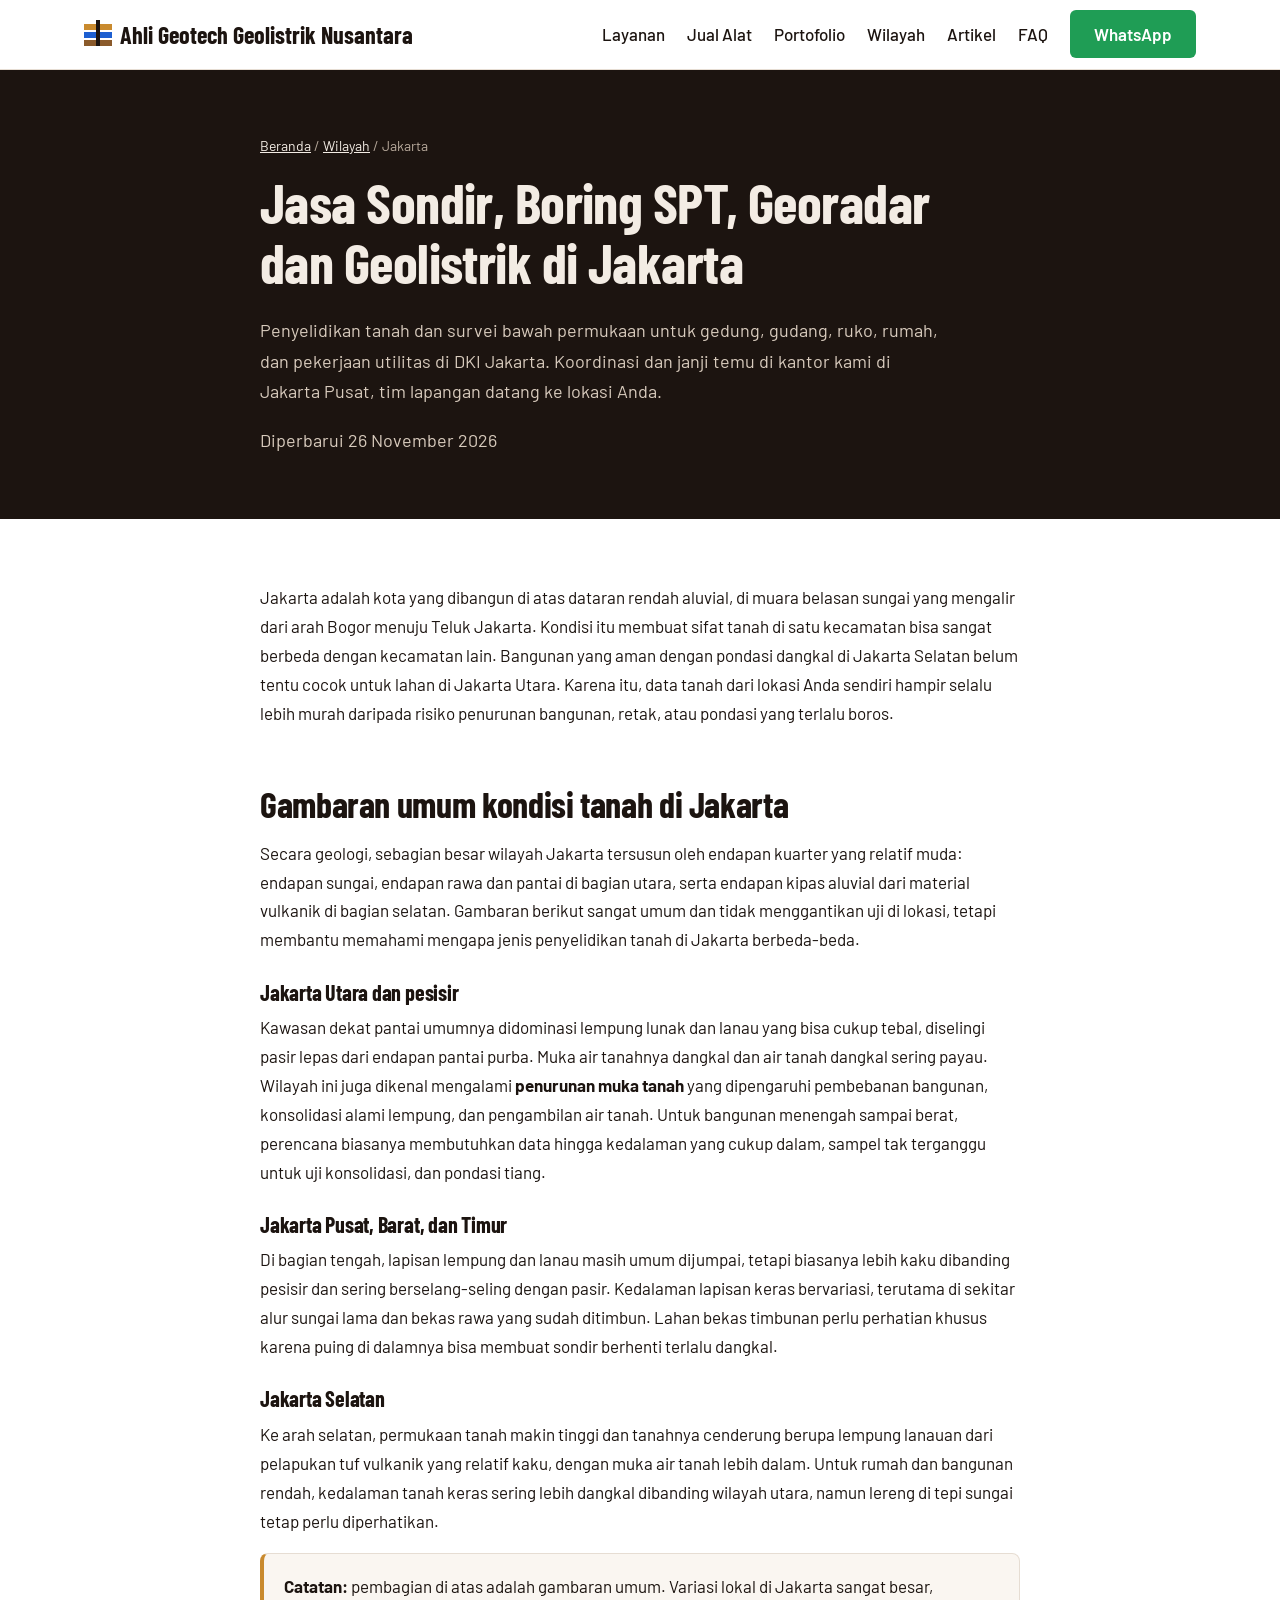
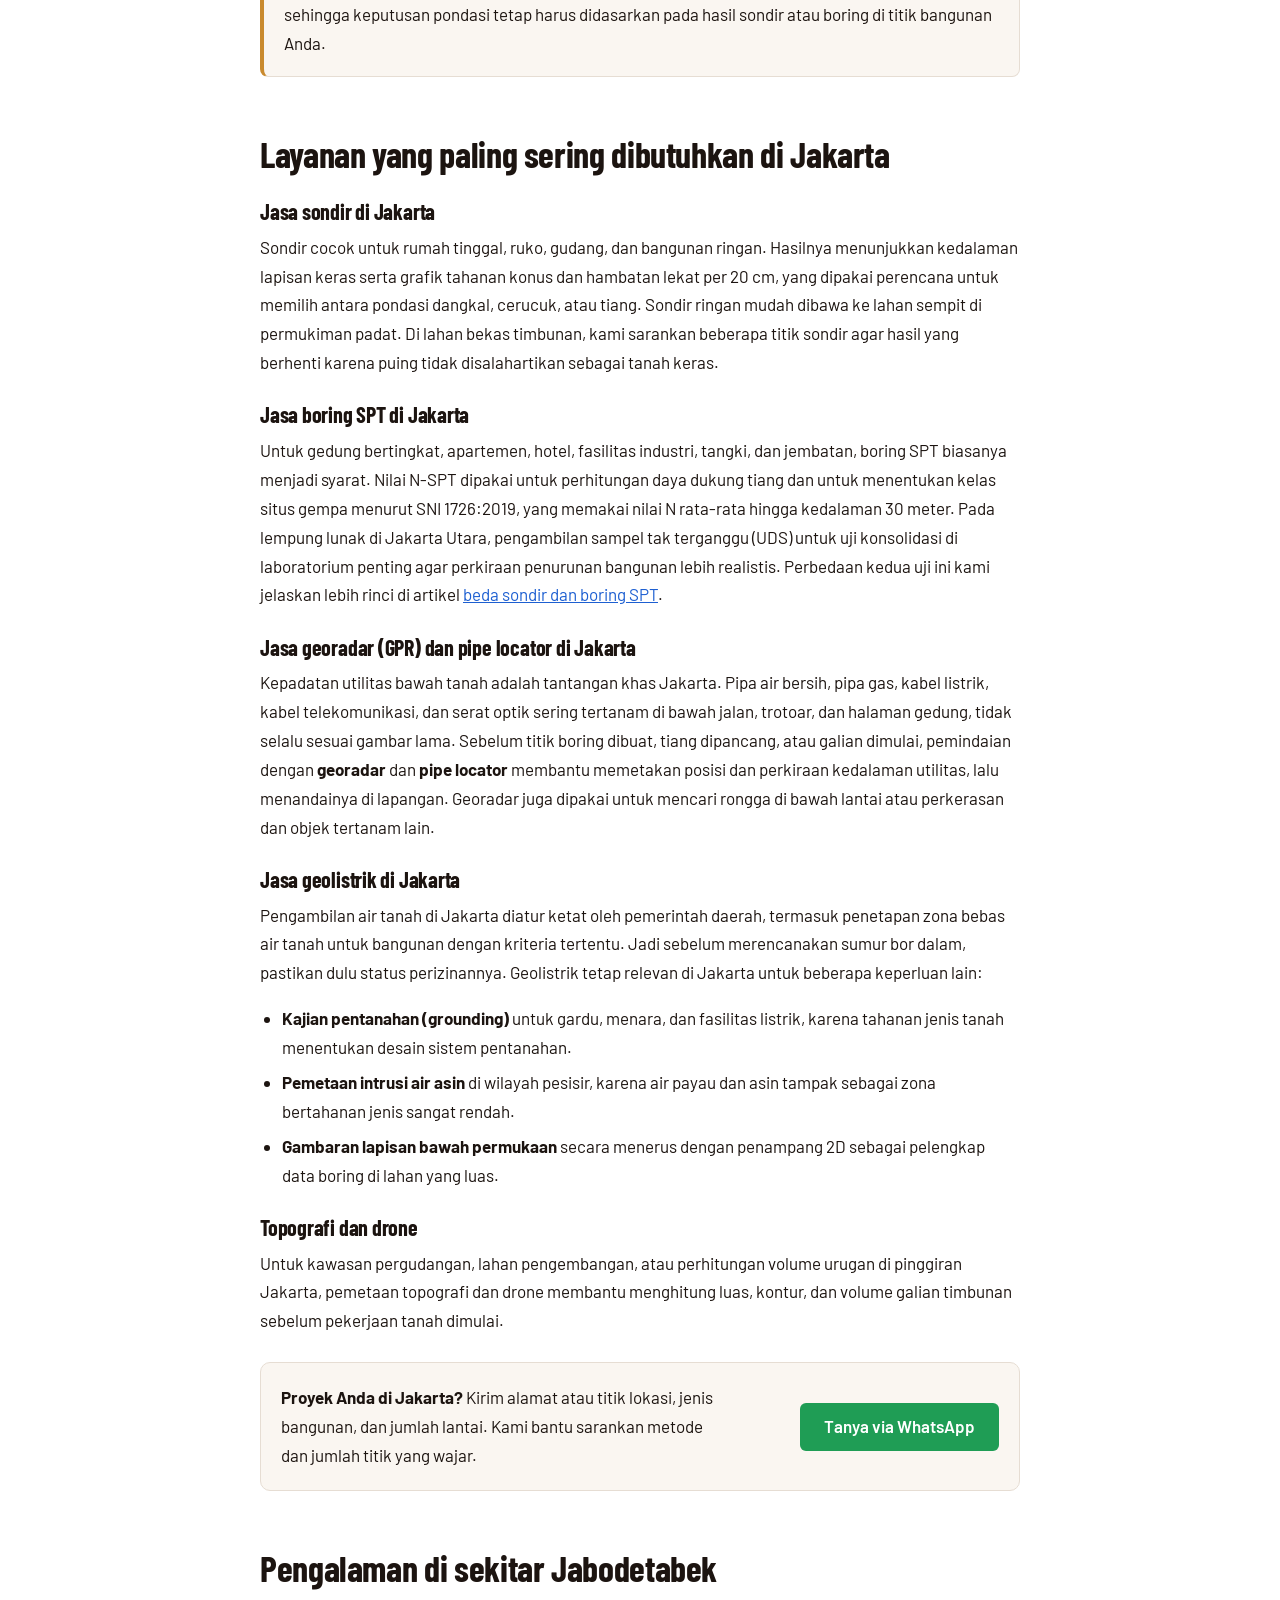
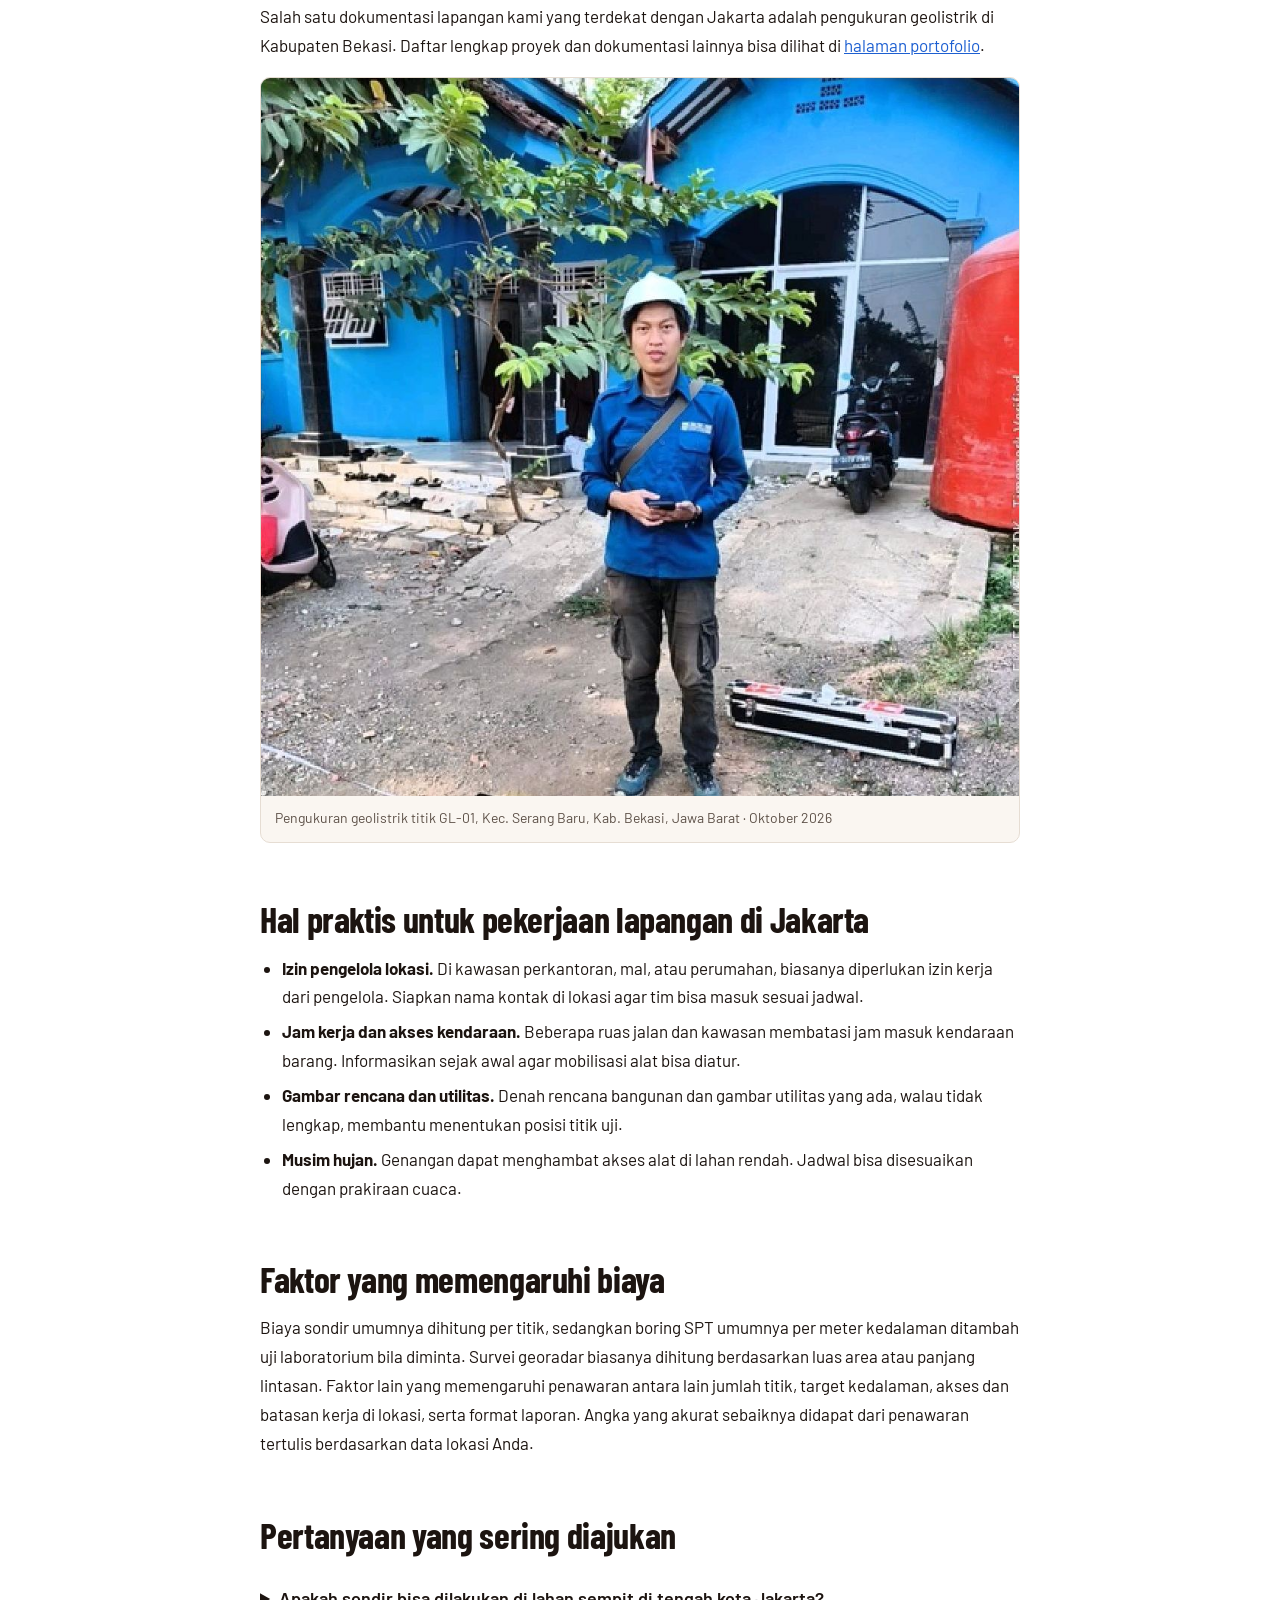
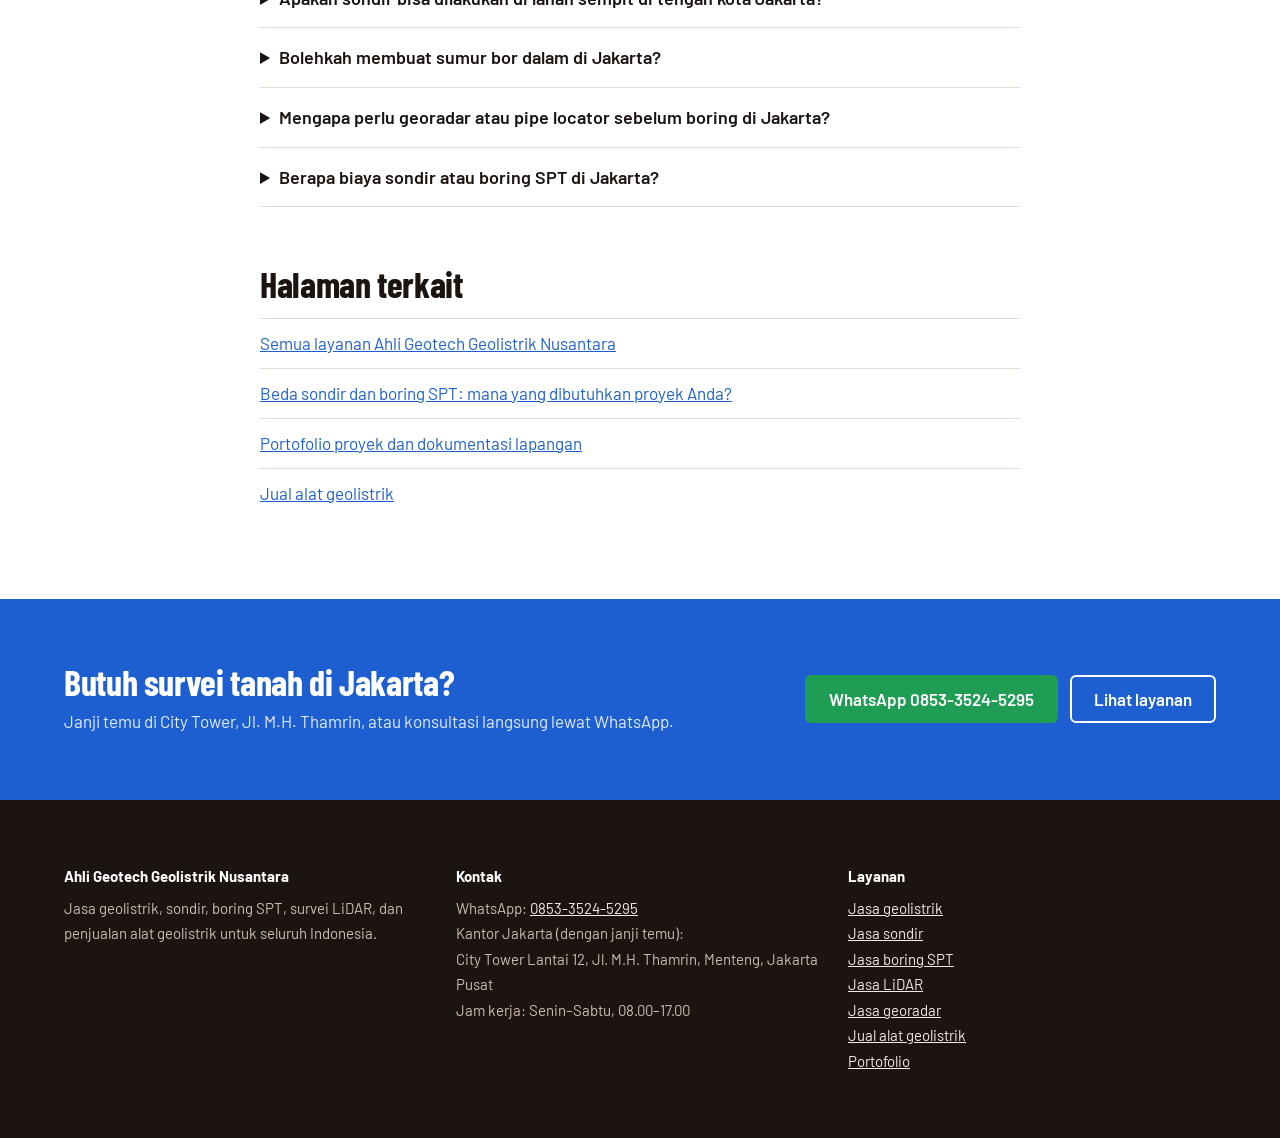
<file: wilayah/jakarta.html>
<!DOCTYPE html>
<html lang="id">
<head>
<meta charset="utf-8">
<meta name="viewport" content="width=device-width, initial-scale=1">
<title>Jasa Sondir, Boring SPT, Georadar &amp; Geolistrik di Jakarta</title>
<meta name="description" content="Jasa sondir, boring SPT, georadar (GPR), pipe locator, dan geolistrik di Jakarta, sesuai kondisi tanah Jakarta utara hingga selatan. Janji temu di Jakarta Pusat.">
<link rel="canonical" href="https://ahligeotechgeolistrik.co.id/wilayah/jakarta.html">
<meta property="og:title" content="Jasa Penyelidikan Tanah dan Survei Bawah Permukaan di Jakarta">
<meta property="og:description" content="Sondir, boring SPT, georadar, pipe locator, dan geolistrik untuk proyek di DKI Jakarta, disesuaikan dengan kondisi tanah setempat.">
<meta property="og:type" content="website">
<meta property="og:url" content="https://ahligeotechgeolistrik.co.id/wilayah/jakarta.html">
<meta property="og:locale" content="id_ID">
<link rel="preconnect" href="https://fonts.googleapis.com">
<link rel="preconnect" href="https://fonts.gstatic.com" crossorigin>
<link rel="icon" href="/favicon.svg" type="image/svg+xml">
<link rel="icon" href="/favicon-48.png" sizes="48x48" type="image/png">
<link rel="apple-touch-icon" href="/apple-touch-icon.png">
<link href="https://fonts.googleapis.com/css2?family=Barlow+Condensed:wght@600;700&family=Barlow:wght@400;500;600&display=swap" rel="stylesheet">
<link rel="stylesheet" href="/assets/halaman.css">
<script type="application/ld+json">
{"@context":"https://schema.org","@type":"Service","name":"Jasa sondir, boring SPT, georadar, dan geolistrik di Jakarta","serviceType":["Jasa Sondir (CPT)","Jasa Boring SPT","Jasa Georadar (GPR) dan Pipe Locator","Jasa Geolistrik","Pemetaan Topografi dan Drone"],"areaServed":{"@type":"AdministrativeArea","name":"DKI Jakarta"},"url":"https://ahligeotechgeolistrik.co.id/wilayah/jakarta.html","provider":{"@type":"ProfessionalService","name":"Ahli Geotech Geolistrik Nusantara","telephone":"+62-853-3524-5295","url":"https://ahligeotechgeolistrik.co.id/","address":{"@type":"PostalAddress","streetAddress":"City Tower Lantai 12, Jl. M.H. Thamrin","addressLocality":"Menteng, Jakarta Pusat","addressRegion":"DKI Jakarta","addressCountry":"ID"}}}
</script>
<script type="application/ld+json">
{"@context":"https://schema.org","@type":"BreadcrumbList","itemListElement":[{"@type":"ListItem","position":1,"name":"Beranda","item":"https://ahligeotechgeolistrik.co.id/"},{"@type":"ListItem","position":2,"name":"Wilayah","item":"https://ahligeotechgeolistrik.co.id/#wilayah"},{"@type":"ListItem","position":3,"name":"Jakarta","item":"https://ahligeotechgeolistrik.co.id/wilayah/jakarta.html"}]}
</script>
<script type="application/ld+json">
{"@context":"https://schema.org","@type":"FAQPage","mainEntity":[
{"@type":"Question","name":"Apakah sondir bisa dilakukan di lahan sempit di tengah kota Jakarta?","acceptedAnswer":{"@type":"Answer","text":"Umumnya bisa. Sondir ringan dapat dibongkar pasang dan diangkut dengan kendaraan kecil, sehingga cocok untuk lahan rumah atau ruko di gang. Yang perlu dipastikan adalah ada ruang kerja beberapa meter persegi dan titik uji bebas dari utilitas bawah tanah."}},
{"@type":"Question","name":"Bolehkah membuat sumur bor dalam di Jakarta?","acceptedAnswer":{"@type":"Answer","text":"Pengambilan air tanah di Jakarta diatur ketat, dan untuk bangunan tertentu di zona yang ditetapkan pemerintah daerah pengambilan air tanah tidak lagi diizinkan. Pastikan status perizinan lebih dulu. Geolistrik tetap berguna untuk kajian hidrogeologi, pemantauan intrusi air asin, dan pentanahan (grounding)."}},
{"@type":"Question","name":"Mengapa perlu georadar atau pipe locator sebelum boring di Jakarta?","acceptedAnswer":{"@type":"Answer","text":"Di bawah jalan dan trotoar Jakarta terdapat banyak pipa air, gas, kabel listrik, dan serat optik. Pemindaian sebelum mengebor atau menggali membantu menggeser titik kerja menjauh dari utilitas sehingga risiko kerusakan dan gangguan layanan berkurang."}},
{"@type":"Question","name":"Berapa biaya sondir atau boring SPT di Jakarta?","acceptedAnswer":{"@type":"Answer","text":"Biaya umumnya dihitung per titik untuk sondir dan per meter kedalaman untuk boring SPT, dan dipengaruhi jumlah titik, target kedalaman, akses lokasi, serta kebutuhan uji laboratorium. Kirim lokasi dan rencana bangunan via WhatsApp untuk mendapatkan penawaran tertulis."}}]}
</script>
</head>
<body>
<nav aria-label="Menu utama"><div class="wrap">
  <a class="logo" href="/"><svg viewBox="0 0 28 28" aria-hidden="true"><rect y="4" width="28" height="6" fill="#c98a2e"/><rect y="12" width="28" height="6" fill="#1d5fd1"/><rect y="20" width="28" height="6" fill="#8a5a2b"/><rect x="12" y="0" width="4" height="26" fill="currentColor"/></svg>Ahli Geotech Geolistrik Nusantara</a>
  <span class="links">
    <a class="l" href="/#layanan">Layanan</a>
    <a class="l" href="/jual-alat-geolistrik.html">Jual Alat</a>
    <a class="l" href="/portofolio.html">Portofolio</a>
    <a class="l" href="/#wilayah">Wilayah</a>
    <a class="l" href="/#artikel">Artikel</a>
    <a class="l" href="/#faq">FAQ</a>
  </span>
  <a class="btn wa" href="https://wa.me/6285335245295">WhatsApp</a>
</div></nav>

<header class="band head"><div class="wrap body">
  <div class="crumb"><a href="/">Beranda</a> / <a href="/#wilayah">Wilayah</a> / Jakarta</div>
  <h1>Jasa Sondir, Boring SPT, Georadar dan Geolistrik di Jakarta</h1>
  <p>Penyelidikan tanah dan survei bawah permukaan untuk gedung, gudang, ruko, rumah, dan pekerjaan utilitas di DKI Jakarta. Koordinasi dan janji temu di kantor kami di Jakarta Pusat, tim lapangan datang ke lokasi Anda.</p>
  <p class="meta">Diperbarui 26 November 2026</p>
</div></header>

<main class="band"><article class="body">

<p>Jakarta adalah kota yang dibangun di atas dataran rendah aluvial, di muara belasan sungai yang mengalir dari arah Bogor menuju Teluk Jakarta. Kondisi itu membuat sifat tanah di satu kecamatan bisa sangat berbeda dengan kecamatan lain. Bangunan yang aman dengan pondasi dangkal di Jakarta Selatan belum tentu cocok untuk lahan di Jakarta Utara. Karena itu, data tanah dari lokasi Anda sendiri hampir selalu lebih murah daripada risiko penurunan bangunan, retak, atau pondasi yang terlalu boros.</p>

<h2>Gambaran umum kondisi tanah di Jakarta</h2>
<p>Secara geologi, sebagian besar wilayah Jakarta tersusun oleh endapan kuarter yang relatif muda: endapan sungai, endapan rawa dan pantai di bagian utara, serta endapan kipas aluvial dari material vulkanik di bagian selatan. Gambaran berikut sangat umum dan tidak menggantikan uji di lokasi, tetapi membantu memahami mengapa jenis penyelidikan tanah di Jakarta berbeda-beda.</p>
<h3>Jakarta Utara dan pesisir</h3>
<p>Kawasan dekat pantai umumnya didominasi lempung lunak dan lanau yang bisa cukup tebal, diselingi pasir lepas dari endapan pantai purba. Muka air tanahnya dangkal dan air tanah dangkal sering payau. Wilayah ini juga dikenal mengalami <strong>penurunan muka tanah</strong> yang dipengaruhi pembebanan bangunan, konsolidasi alami lempung, dan pengambilan air tanah. Untuk bangunan menengah sampai berat, perencana biasanya membutuhkan data hingga kedalaman yang cukup dalam, sampel tak terganggu untuk uji konsolidasi, dan pondasi tiang.</p>
<h3>Jakarta Pusat, Barat, dan Timur</h3>
<p>Di bagian tengah, lapisan lempung dan lanau masih umum dijumpai, tetapi biasanya lebih kaku dibanding pesisir dan sering berselang-seling dengan pasir. Kedalaman lapisan keras bervariasi, terutama di sekitar alur sungai lama dan bekas rawa yang sudah ditimbun. Lahan bekas timbunan perlu perhatian khusus karena puing di dalamnya bisa membuat sondir berhenti terlalu dangkal.</p>
<h3>Jakarta Selatan</h3>
<p>Ke arah selatan, permukaan tanah makin tinggi dan tanahnya cenderung berupa lempung lanauan dari pelapukan tuf vulkanik yang relatif kaku, dengan muka air tanah lebih dalam. Untuk rumah dan bangunan rendah, kedalaman tanah keras sering lebih dangkal dibanding wilayah utara, namun lereng di tepi sungai tetap perlu diperhatikan.</p>

<div class="box"><p><strong>Catatan:</strong> pembagian di atas adalah gambaran umum. Variasi lokal di Jakarta sangat besar, sehingga keputusan pondasi tetap harus didasarkan pada hasil sondir atau boring di titik bangunan Anda.</p></div>

<h2>Layanan yang paling sering dibutuhkan di Jakarta</h2>

<h3>Jasa sondir di Jakarta</h3>
<p>Sondir cocok untuk rumah tinggal, ruko, gudang, dan bangunan ringan. Hasilnya menunjukkan kedalaman lapisan keras serta grafik tahanan konus dan hambatan lekat per 20 cm, yang dipakai perencana untuk memilih antara pondasi dangkal, cerucuk, atau tiang. Sondir ringan mudah dibawa ke lahan sempit di permukiman padat. Di lahan bekas timbunan, kami sarankan beberapa titik sondir agar hasil yang berhenti karena puing tidak disalahartikan sebagai tanah keras.</p>

<h3>Jasa boring SPT di Jakarta</h3>
<p>Untuk gedung bertingkat, apartemen, hotel, fasilitas industri, tangki, dan jembatan, boring SPT biasanya menjadi syarat. Nilai N-SPT dipakai untuk perhitungan daya dukung tiang dan untuk menentukan kelas situs gempa menurut SNI 1726:2019, yang memakai nilai N rata-rata hingga kedalaman 30 meter. Pada lempung lunak di Jakarta Utara, pengambilan sampel tak terganggu (UDS) untuk uji konsolidasi di laboratorium penting agar perkiraan penurunan bangunan lebih realistis. Perbedaan kedua uji ini kami jelaskan lebih rinci di artikel <a href="/artikel/beda-sondir-dan-boring-spt.html">beda sondir dan boring SPT</a>.</p>

<h3>Jasa georadar (GPR) dan pipe locator di Jakarta</h3>
<p>Kepadatan utilitas bawah tanah adalah tantangan khas Jakarta. Pipa air bersih, pipa gas, kabel listrik, kabel telekomunikasi, dan serat optik sering tertanam di bawah jalan, trotoar, dan halaman gedung, tidak selalu sesuai gambar lama. Sebelum titik boring dibuat, tiang dipancang, atau galian dimulai, pemindaian dengan <strong>georadar</strong> dan <strong>pipe locator</strong> membantu memetakan posisi dan perkiraan kedalaman utilitas, lalu menandainya di lapangan. Georadar juga dipakai untuk mencari rongga di bawah lantai atau perkerasan dan objek tertanam lain.</p>

<h3>Jasa geolistrik di Jakarta</h3>
<p>Pengambilan air tanah di Jakarta diatur ketat oleh pemerintah daerah, termasuk penetapan zona bebas air tanah untuk bangunan dengan kriteria tertentu. Jadi sebelum merencanakan sumur bor dalam, pastikan dulu status perizinannya. Geolistrik tetap relevan di Jakarta untuk beberapa keperluan lain:</p>
<ul>
  <li><strong>Kajian pentanahan (grounding)</strong> untuk gardu, menara, dan fasilitas listrik, karena tahanan jenis tanah menentukan desain sistem pentanahan.</li>
  <li><strong>Pemetaan intrusi air asin</strong> di wilayah pesisir, karena air payau dan asin tampak sebagai zona bertahanan jenis sangat rendah.</li>
  <li><strong>Gambaran lapisan bawah permukaan</strong> secara menerus dengan penampang 2D sebagai pelengkap data boring di lahan yang luas.</li>
</ul>

<h3>Topografi dan drone</h3>
<p>Untuk kawasan pergudangan, lahan pengembangan, atau perhitungan volume urugan di pinggiran Jakarta, pemetaan topografi dan drone membantu menghitung luas, kontur, dan volume galian timbunan sebelum pekerjaan tanah dimulai.</p>

<div class="waBox">
  <p><strong>Proyek Anda di Jakarta?</strong> Kirim alamat atau titik lokasi, jenis bangunan, dan jumlah lantai. Kami bantu sarankan metode dan jumlah titik yang wajar.</p>
  <a class="btn wa" href="https://wa.me/6285335245295?text=Halo%2C%20saya%20butuh%20survei%20tanah%20di%20Jakarta">Tanya via WhatsApp</a>
</div>

<h2>Pengalaman di sekitar Jabodetabek</h2>
<p>Salah satu dokumentasi lapangan kami yang terdekat dengan Jakarta adalah pengukuran geolistrik di Kabupaten Bekasi. Daftar lengkap proyek dan dokumentasi lainnya bisa dilihat di <a href="/portofolio.html">halaman portofolio</a>.</p>
<figure class="foto"><img src="/assets/foto/geolistrik-bekasi.jpg" width="1008" height="955" loading="lazy" alt="Pengukuran geolistrik titik GL-01 di Kec. Serang Baru, Kab. Bekasi, Jawa Barat"><figcaption>Pengukuran geolistrik titik GL-01, Kec. Serang Baru, Kab. Bekasi, Jawa Barat · Oktober 2026</figcaption></figure>

<h2>Hal praktis untuk pekerjaan lapangan di Jakarta</h2>
<ul>
  <li><strong>Izin pengelola lokasi.</strong> Di kawasan perkantoran, mal, atau perumahan, biasanya diperlukan izin kerja dari pengelola. Siapkan nama kontak di lokasi agar tim bisa masuk sesuai jadwal.</li>
  <li><strong>Jam kerja dan akses kendaraan.</strong> Beberapa ruas jalan dan kawasan membatasi jam masuk kendaraan barang. Informasikan sejak awal agar mobilisasi alat bisa diatur.</li>
  <li><strong>Gambar rencana dan utilitas.</strong> Denah rencana bangunan dan gambar utilitas yang ada, walau tidak lengkap, membantu menentukan posisi titik uji.</li>
  <li><strong>Musim hujan.</strong> Genangan dapat menghambat akses alat di lahan rendah. Jadwal bisa disesuaikan dengan prakiraan cuaca.</li>
</ul>

<h2>Faktor yang memengaruhi biaya</h2>
<p>Biaya sondir umumnya dihitung per titik, sedangkan boring SPT umumnya per meter kedalaman ditambah uji laboratorium bila diminta. Survei georadar biasanya dihitung berdasarkan luas area atau panjang lintasan. Faktor lain yang memengaruhi penawaran antara lain jumlah titik, target kedalaman, akses dan batasan kerja di lokasi, serta format laporan. Angka yang akurat sebaiknya didapat dari penawaran tertulis berdasarkan data lokasi Anda.</p>

<h2>Pertanyaan yang sering diajukan</h2>
<details><summary>Apakah sondir bisa dilakukan di lahan sempit di tengah kota Jakarta?</summary><p>Umumnya bisa. Sondir ringan dapat dibongkar pasang dan diangkut dengan kendaraan kecil, sehingga cocok untuk lahan rumah atau ruko di gang. Yang perlu dipastikan adalah ada ruang kerja beberapa meter persegi dan titik uji bebas dari utilitas bawah tanah.</p></details>
<details><summary>Bolehkah membuat sumur bor dalam di Jakarta?</summary><p>Pengambilan air tanah di Jakarta diatur ketat, dan untuk bangunan tertentu di zona yang ditetapkan pemerintah daerah pengambilan air tanah tidak lagi diizinkan. Pastikan status perizinan lebih dulu. Geolistrik tetap berguna untuk kajian hidrogeologi, pemantauan intrusi air asin, dan pentanahan (grounding).</p></details>
<details><summary>Mengapa perlu georadar atau pipe locator sebelum boring di Jakarta?</summary><p>Di bawah jalan dan trotoar Jakarta terdapat banyak pipa air, gas, kabel listrik, dan serat optik. Pemindaian sebelum mengebor atau menggali membantu menggeser titik kerja menjauh dari utilitas sehingga risiko kerusakan dan gangguan layanan berkurang.</p></details>
<details><summary>Berapa biaya sondir atau boring SPT di Jakarta?</summary><p>Biaya umumnya dihitung per titik untuk sondir dan per meter kedalaman untuk boring SPT, dan dipengaruhi jumlah titik, target kedalaman, akses lokasi, serta kebutuhan uji laboratorium. Kirim lokasi dan rencana bangunan via WhatsApp untuk mendapatkan penawaran tertulis.</p></details>

<h2>Halaman terkait</h2>
<ul class="rel">
  <li><a href="/#layanan">Semua layanan Ahli Geotech Geolistrik Nusantara</a></li>
  <li><a href="/artikel/beda-sondir-dan-boring-spt.html">Beda sondir dan boring SPT: mana yang dibutuhkan proyek Anda?</a></li>
  <li><a href="/portofolio.html">Portofolio proyek dan dokumentasi lapangan</a></li>
  <li><a href="/jual-alat-geolistrik.html">Jual alat geolistrik</a></li>
</ul>

</article></main>

<section class="band cta"><div class="wrap">
  <div><h2>Butuh survei tanah di Jakarta?</h2><p>Janji temu di City Tower, Jl. M.H. Thamrin, atau konsultasi langsung lewat WhatsApp.</p></div>
  <div style="display:flex;flex-wrap:wrap;gap:12px"><a class="btn wa" href="https://wa.me/6285335245295?text=Halo%2C%20saya%20butuh%20penawaran%20survei%20di%20Jakarta">WhatsApp 0853-3524-5295</a><a class="btn ghost" href="/#layanan">Lihat layanan</a></div>
</div></section>

<footer class="band"><div class="wrap">
  <div><b>Ahli Geotech Geolistrik Nusantara</b>Jasa geolistrik, sondir, boring SPT, survei LiDAR, dan penjualan alat geolistrik untuk seluruh Indonesia.</div>
  <div><b>Kontak</b>WhatsApp: <a href="https://wa.me/6285335245295">0853-3524-5295</a><br>Kantor Jakarta (dengan janji temu):<br>City Tower Lantai 12, Jl. M.H. Thamrin, Menteng, Jakarta Pusat<br>Jam kerja: Senin–Sabtu, 08.00–17.00</div>
  <div><b>Layanan</b><a href="/#layanan">Jasa geolistrik</a><br><a href="/#layanan">Jasa sondir</a><br><a href="/#layanan">Jasa boring SPT</a><br><a href="/#layanan">Jasa LiDAR</a><br><a href="/#layanan">Jasa georadar</a><br><a href="/jual-alat-geolistrik.html">Jual alat geolistrik</a><br><a href="/portofolio.html">Portofolio</a></div>
</div>
</footer>
</body>
</html>
</file>
<file: assets/halaman.css>
/* Gaya bersama untuk halaman artikel dan wilayah, mengikuti index.html */
:root{color-scheme:light dark;--bg:light-dark(#ffffff,#14100d);--ink:light-dark(#1c1410,#f3ece4);--mute:light-dark(#5d5148,#b9ab9d);--soil:#1c1410;--ochre:#c98a2e;--blue:light-dark(#1d5fd1,#6c9cff);--line:light-dark(#e6ddd3,#3a3029);--card:light-dark(#faf6f1,#1d1712)}
:root[data-theme=light]{color-scheme:light}:root[data-theme=dark]{color-scheme:dark}
*{box-sizing:border-box;min-width:0}
html{scroll-padding-top:72px}
body{margin:0;background:var(--bg);color:var(--ink);font:17px/1.7 Barlow,system-ui,sans-serif;overflow-x:clip}
img{max-width:100%}
a{color:var(--blue)}
h1,h2,h3{font-family:"Barlow Condensed",Barlow,sans-serif;line-height:1.08;letter-spacing:-.01em;text-wrap:balance;margin:0 0 .4em}
h1{font-size:clamp(34px,5vw,56px)}
h2{font-size:clamp(26px,3.2vw,36px);margin-top:1.6em}
h3{font-size:22px;margin-top:1.2em}
p{margin:0 0 1em}
.band{padding-block:clamp(32px,5vw,64px);padding-inline:max(5vw,16px)}
.wrap{max-width:1240px;margin:0 auto}
nav{position:sticky;top:0;z-index:5;background:color-mix(in srgb,var(--bg) 92%,transparent);backdrop-filter:blur(8px);border-bottom:1px solid var(--line)}
nav .wrap{display:flex;flex-wrap:wrap;align-items:center;gap:6px 22px;padding:10px max(5vw,16px)}
.logo{font:700 24px "Barlow Condensed",sans-serif;color:var(--ink);text-decoration:none;margin-right:auto;display:flex;align-items:center;gap:8px}
.logo svg{width:28px;height:28px}
nav .links{display:contents}
nav a.l{color:var(--ink);text-decoration:none;font-weight:500;padding:10px 0}
nav a.l:hover{color:var(--blue)}
.btn{display:inline-flex;align-items:center;justify-content:center;min-height:48px;padding:0 22px;border-radius:6px;font-weight:600;text-decoration:none;border:2px solid transparent}
.btn.wa{background:#1f9d55;color:#fff}
.btn.wa:hover{background:#18834a}
.btn.ghost{border-color:currentColor;color:var(--ink)}
.btn:focus-visible,a:focus-visible,summary:focus-visible{outline:3px solid var(--blue);outline-offset:2px}
.head{background:var(--soil);color:#f3ece4}
.head p{color:#d8cbbd;font-size:18px;max-width:68ch}
.crumb{font-size:14px;color:#b9ab9d;margin-bottom:14px}
.crumb a{color:#f3ece4}
.meta{font-size:14px;color:#b9ab9d;margin:0}
.body{max-width:760px;margin:0 auto}
.body ul,.body ol{padding-left:22px;margin:0 0 1em}
.body li{margin:6px 0}
.tbl{overflow-x:auto;margin:0 0 1.4em;border:1px solid var(--line);border-radius:8px}
table{border-collapse:collapse;width:100%;font-size:15px;line-height:1.5}
th,td{text-align:left;vertical-align:top;padding:10px 12px;border-bottom:1px solid var(--line)}
th{background:var(--card);font-weight:600}
tr:last-child td{border-bottom:0}
.box{background:var(--card);border:1px solid var(--line);border-left:4px solid var(--ochre);border-radius:8px;padding:18px 20px;margin:0 0 1.4em}
.box p:last-child{margin:0}
.waBox{display:flex;flex-wrap:wrap;gap:12px 24px;align-items:center;justify-content:space-between;background:var(--card);border:1px solid var(--line);border-radius:10px;padding:20px;margin:1.6em 0}
.waBox p{margin:0;max-width:44ch}
details{border-bottom:1px solid var(--line)}
summary{cursor:pointer;font-weight:600;font-size:18px;padding:14px 0;min-height:44px}
details p{color:var(--mute)}
.rel{list-style:none;padding:0!important}
.rel li{border-top:1px solid var(--line);padding:10px 0;margin:0!important}
.cta{background:var(--blue);color:#fff}
.cta .wrap{display:flex;flex-wrap:wrap;gap:20px 40px;align-items:center;justify-content:space-between}
.cta h2{margin:0}
.cta p{margin:6px 0 0;color:#e4ecff}
.cta .btn.ghost{color:#fff}
footer{background:var(--soil);color:#cdbfb1;font-size:15px}
footer .wrap{display:grid;grid-template-columns:repeat(3,minmax(0,1fr));gap:24px}
footer b{color:#fff;display:block;margin-bottom:6px}
footer a{color:#f3ece4}
@media(max-width:720px){nav .links{display:none}footer .wrap{grid-template-columns:minmax(0,1fr)}}
.foto{margin:0 0 1.4em;border:1px solid var(--line);border-radius:10px;overflow:hidden;background:var(--card)}
.foto img{display:block;width:100%;height:auto}
.foto figcaption{padding:10px 14px 12px;font-size:14px;color:var(--mute)}

@media(max-width:480px){.logo{font-size:19px}}
</file>
